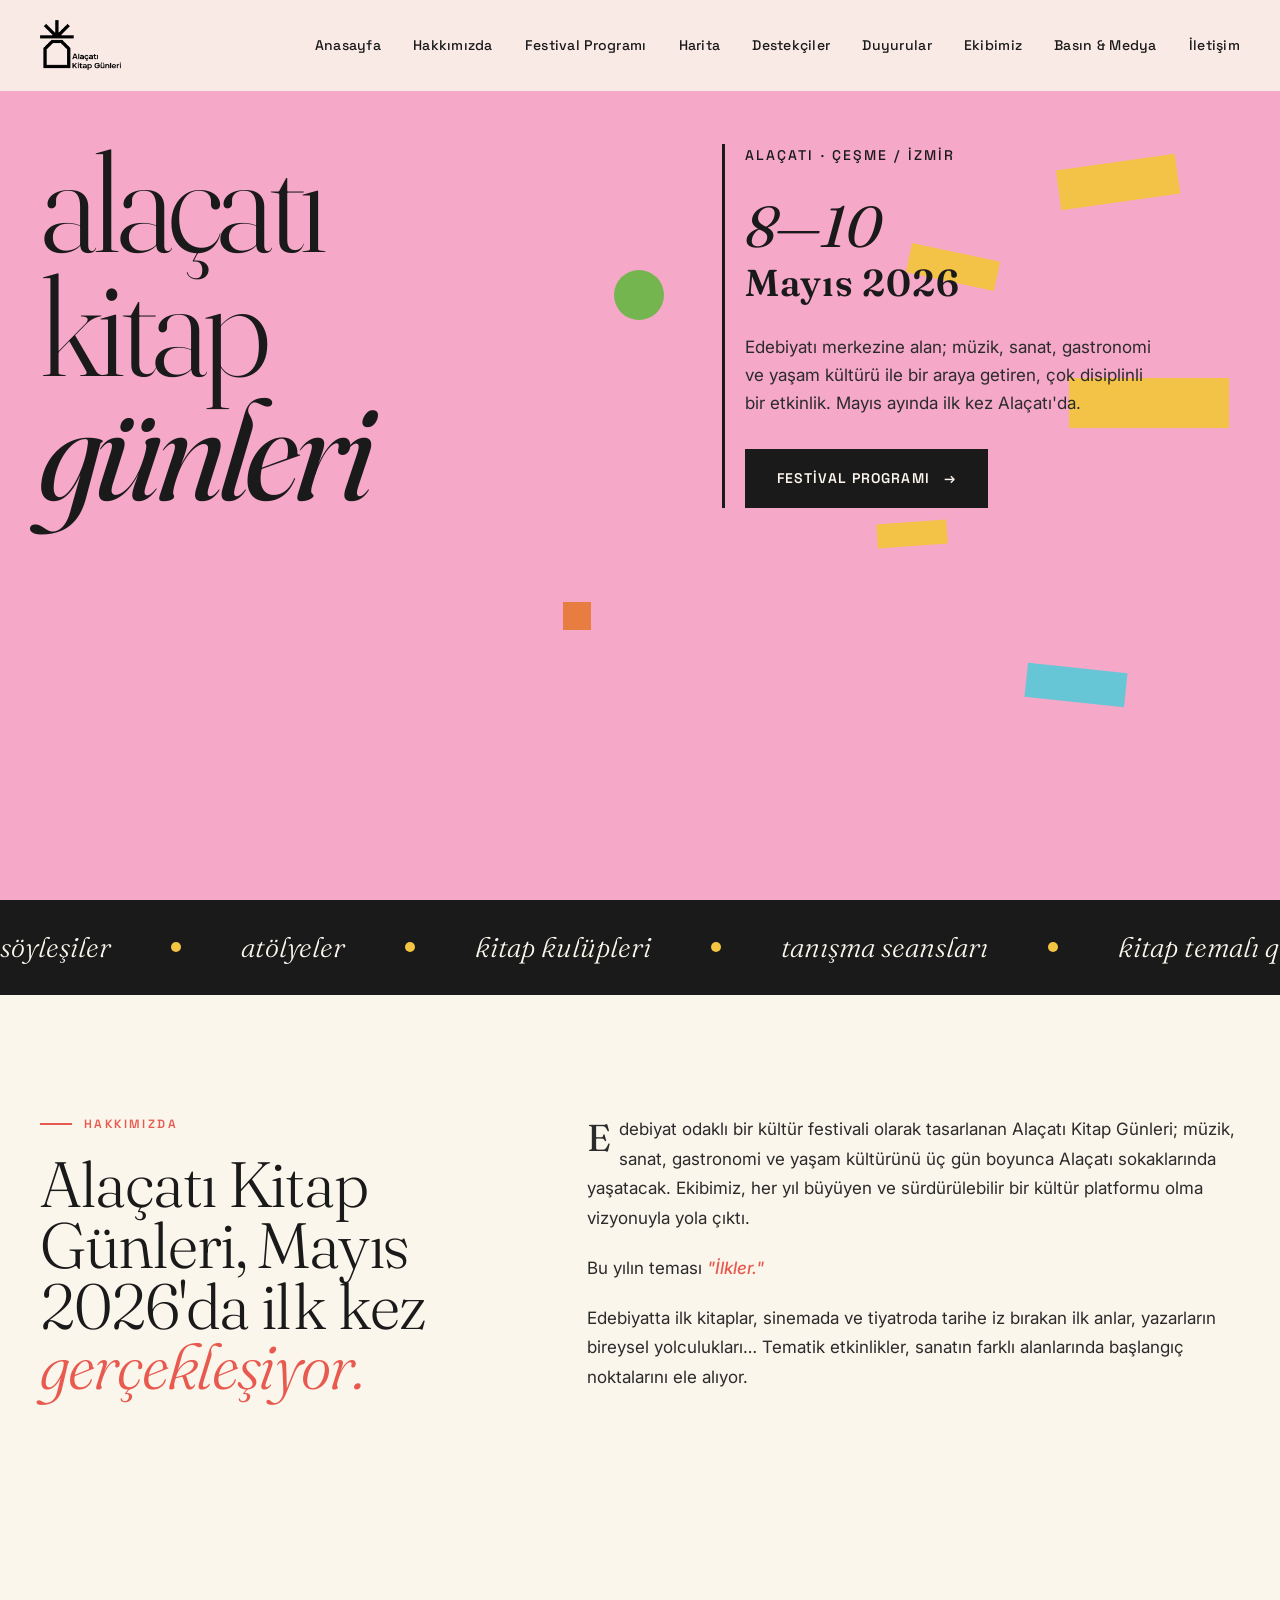
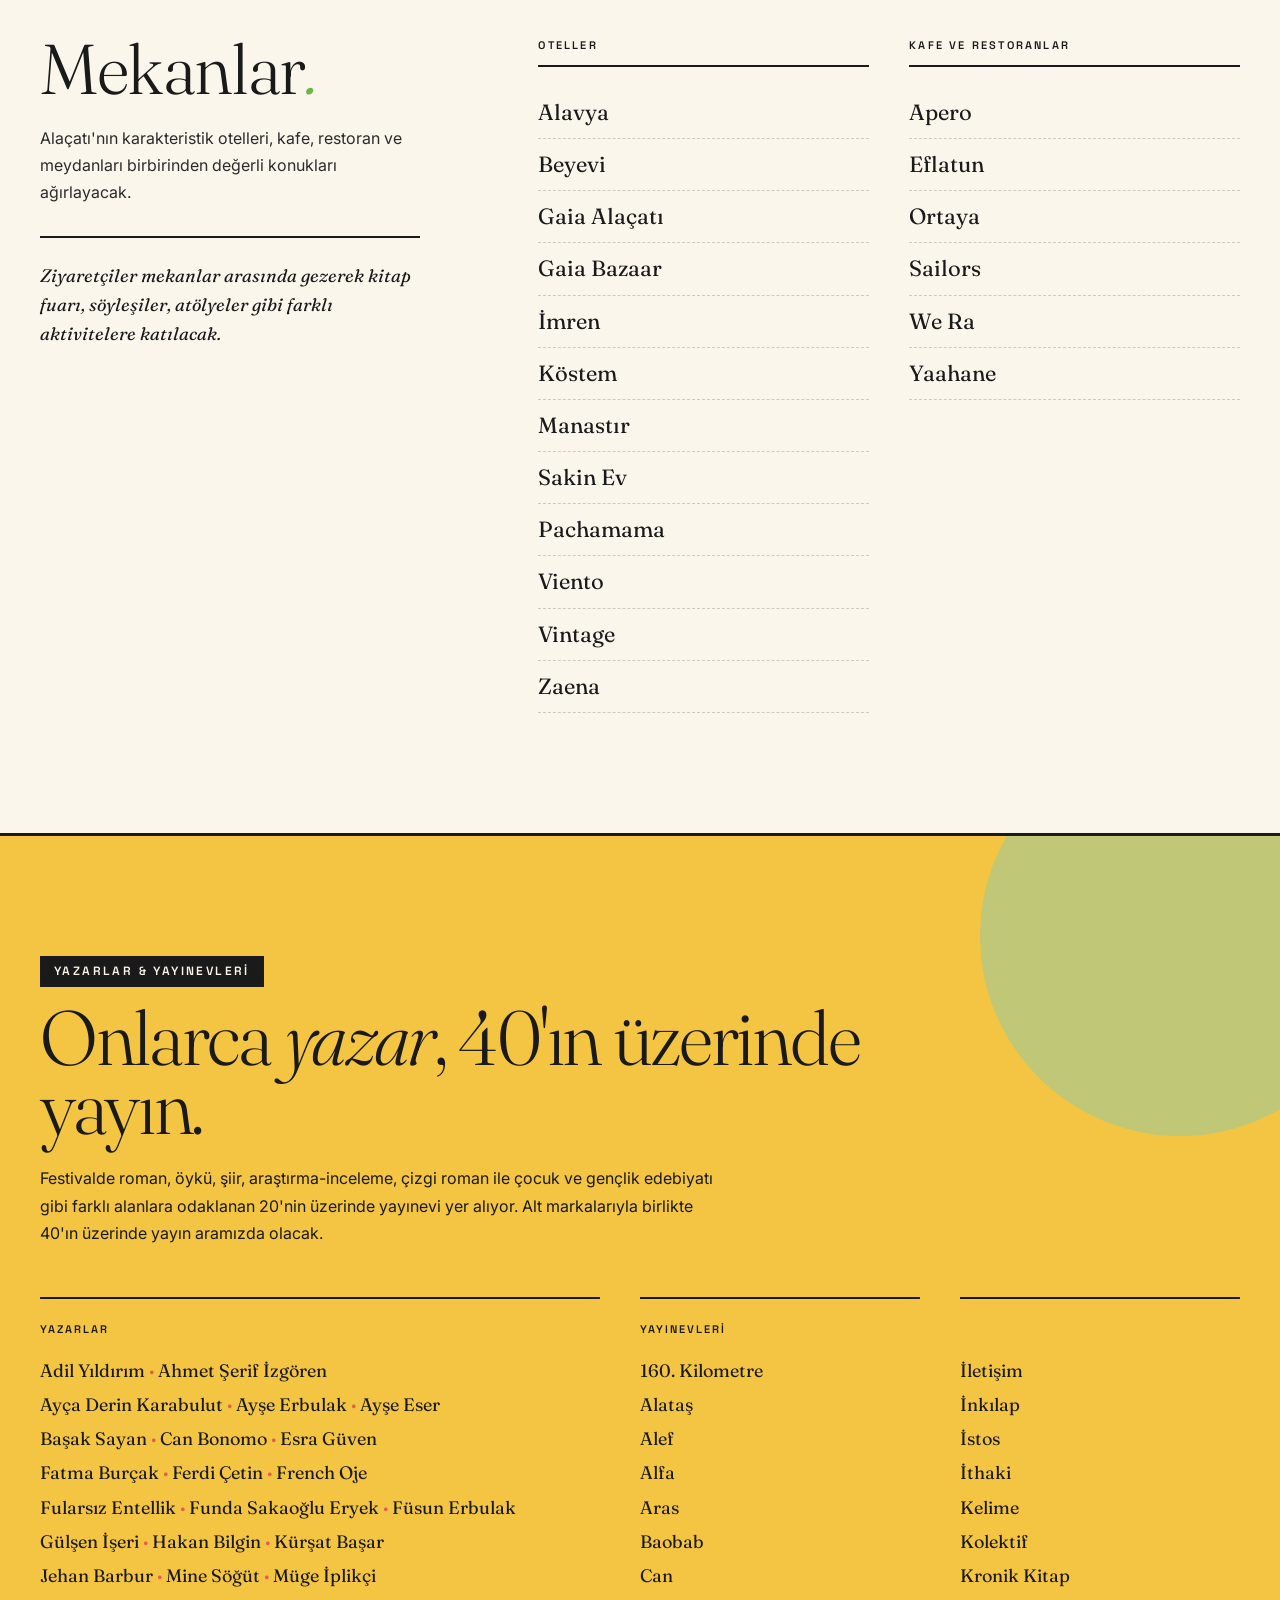
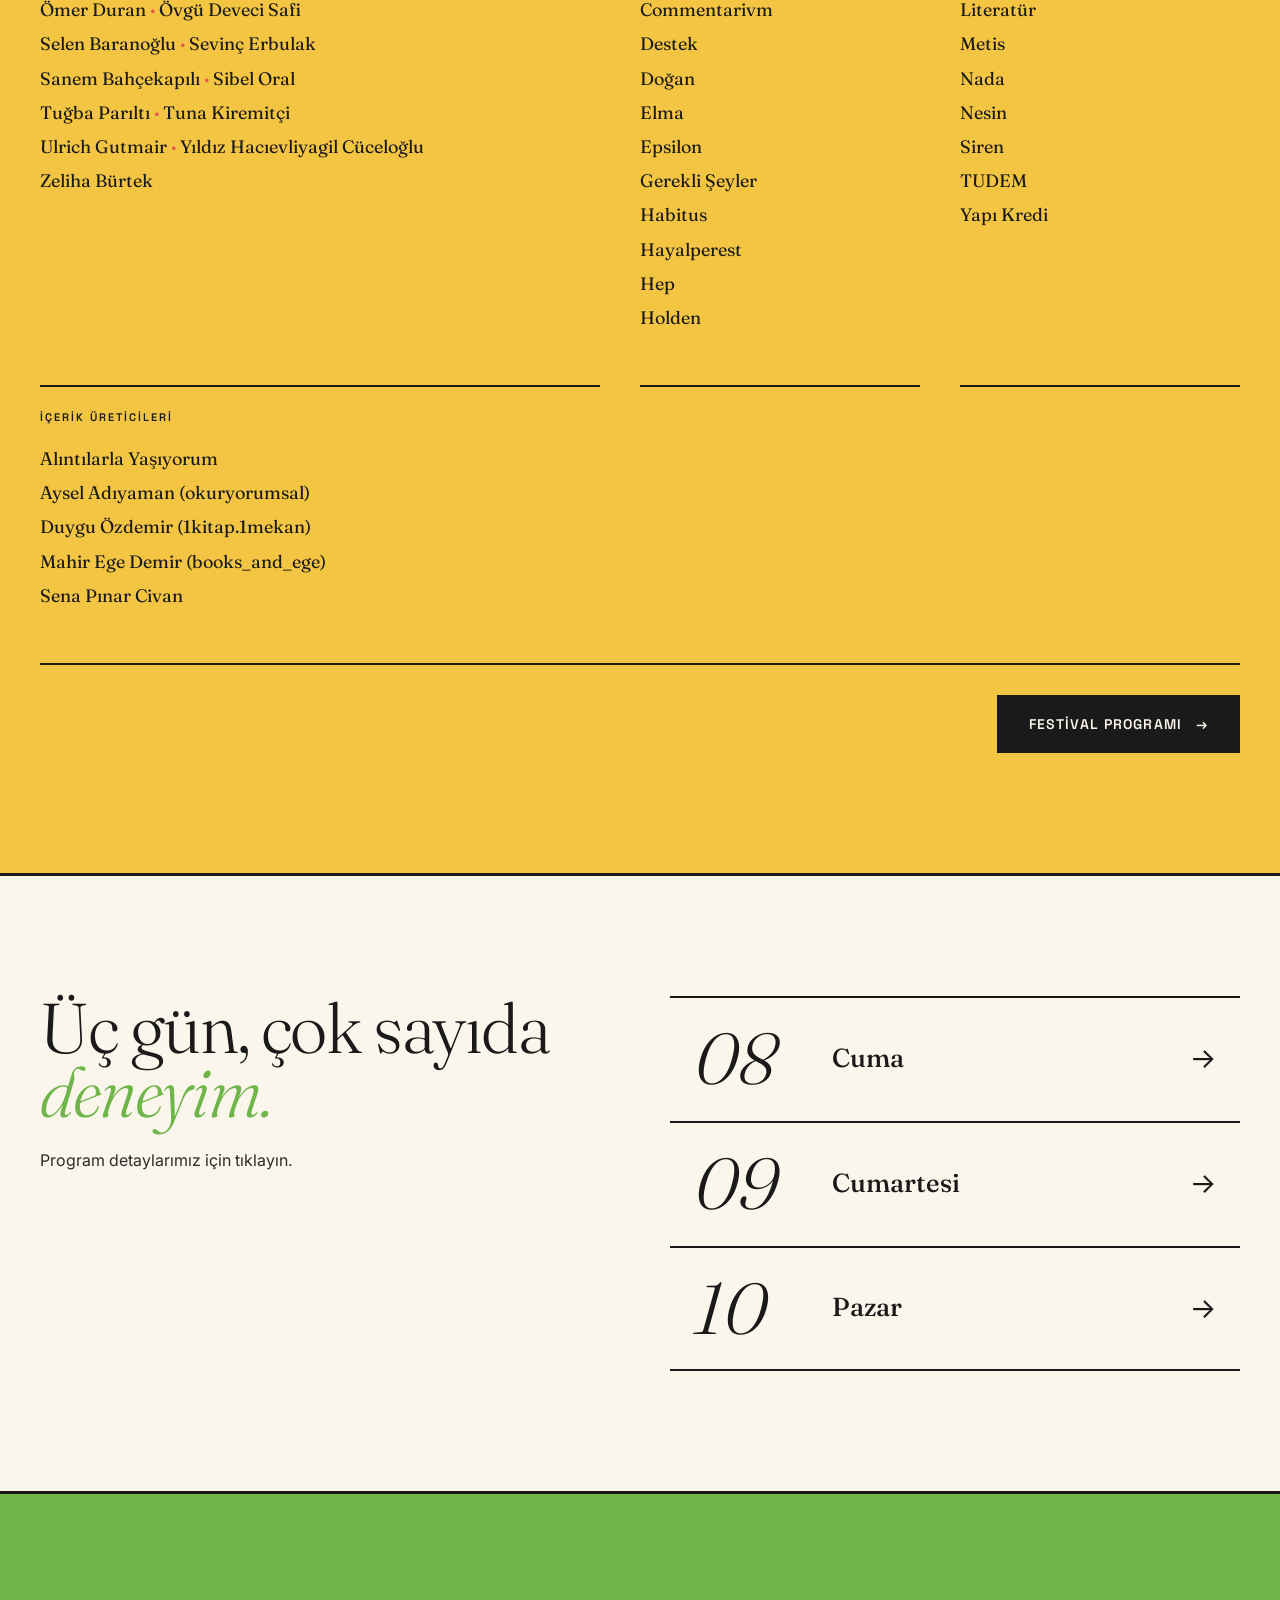
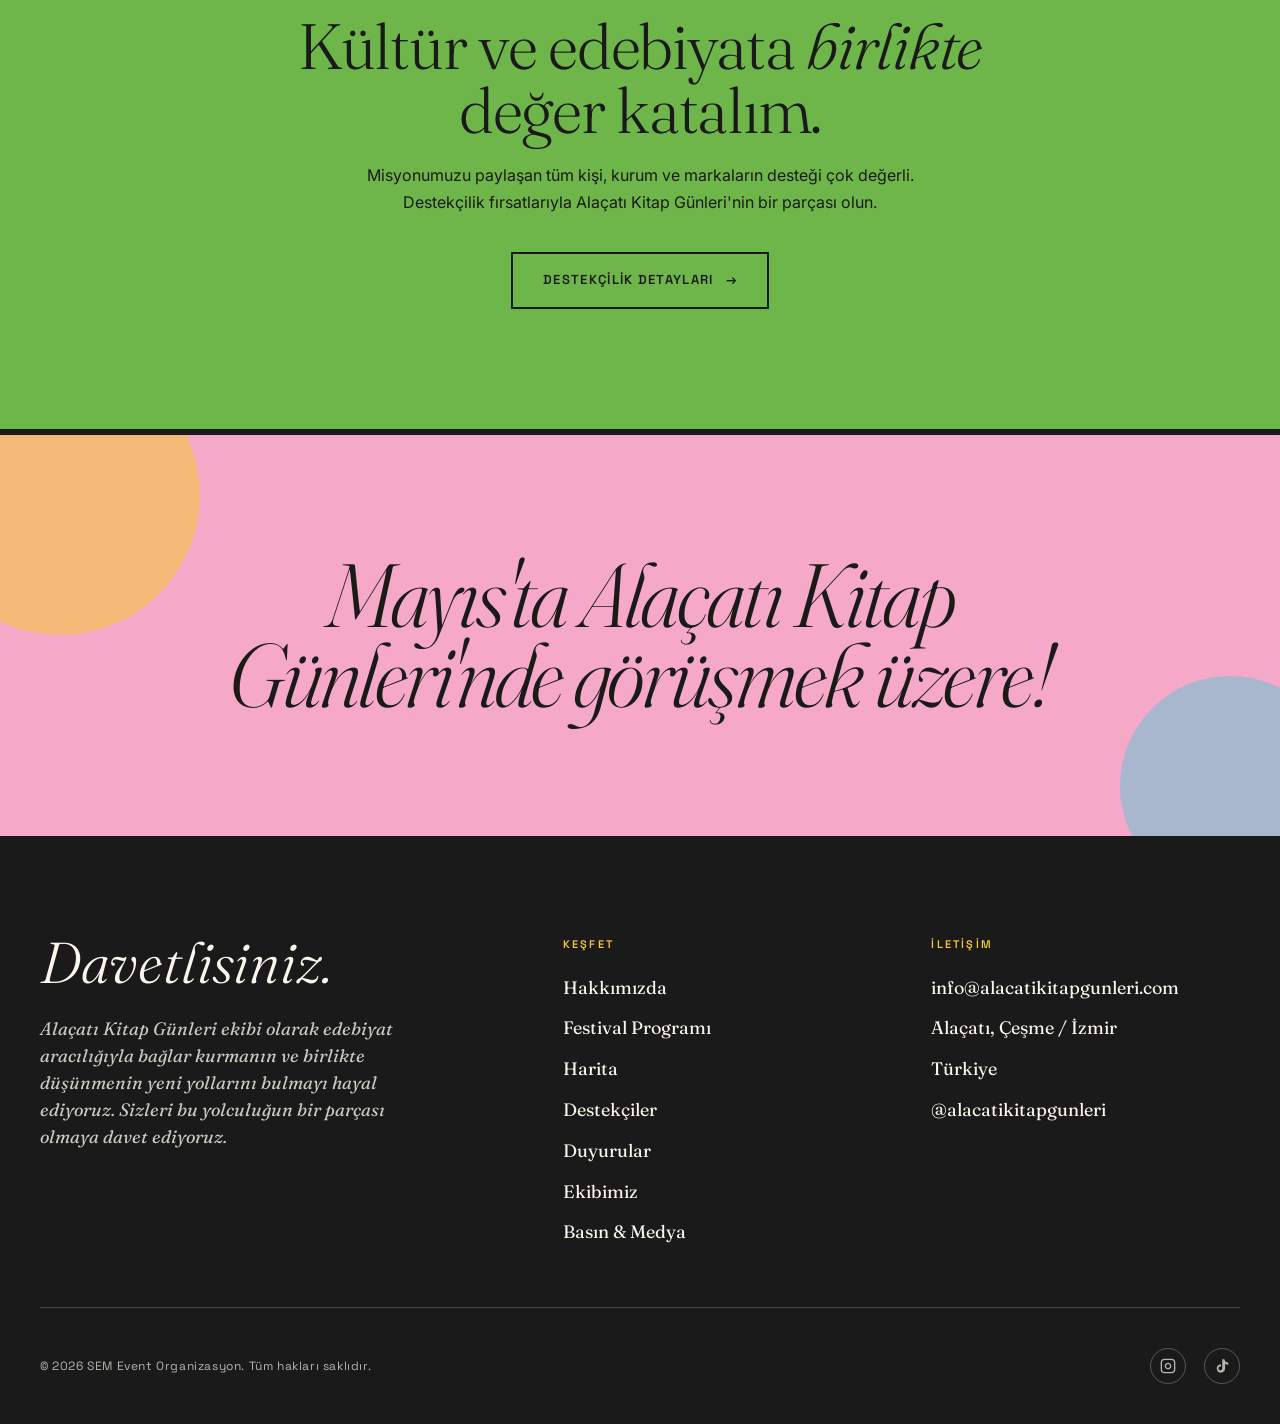
<file: index.html>
<!DOCTYPE html>
<html lang="tr">
<head>
<meta charset="UTF-8" />
<meta name="viewport" content="width=device-width, initial-scale=1.0" />
<title>Alaçatı Kitap Günleri — 8-10 Mayıs 2026</title>
<meta name="description" content="Alaçatı Kitap Günleri, 8-10 Mayıs 2026 tarihlerinde edebiyatı merkezine alan; müzik, sanat, gastronomi ve yaşam kültürü ile bir araya getiren, çok disiplinli bir etkinlik." />

<link rel="preconnect" href="https://fonts.googleapis.com">
<link rel="preconnect" href="https://fonts.gstatic.com" crossorigin>
<link href="https://fonts.googleapis.com/css2?family=Fraunces:ital,opsz,wght@0,9..144,300;0,9..144,400;0,9..144,600;0,9..144,800;1,9..144,400&family=Inter:wght@300;400;500;600&family=Space+Grotesk:wght@400;500;700&display=swap" rel="stylesheet">

<style>
:root {
  --cream: #FBF6EC;
  --ink: #1A1A1A;
  --ink-soft: #2B2B2B;
  --pink: #F5A8C8;
  --yellow: #F4C542;
  --turquoise: #5FC8D6;
  --green: #6FB64A;
  --orange: #E87B3C;
  --coral: #E85A4F;
  --font-display: 'Fraunces', Georgia, serif;
  --font-body: 'Inter', system-ui, sans-serif;
  --font-accent: 'Space Grotesk', sans-serif;
  --shadow-sharp: 6px 6px 0 var(--ink);
}
* { margin: 0; padding: 0; box-sizing: border-box; }
html { scroll-behavior: smooth; }
body { font-family: var(--font-body); background: var(--cream); color: var(--ink); line-height: 1.6; overflow-x: hidden; -webkit-font-smoothing: antialiased; }
img { max-width: 100%; display: block; }
a { color: inherit; text-decoration: none; }
button { font-family: inherit; cursor: pointer; border: none; background: none; }

/* NAV */
.nav { position: fixed; top: 0; left: 0; right: 0; z-index: 1000; padding: 20px 40px; display: flex; align-items: center; justify-content: space-between; background: rgba(251, 246, 236, 0.85); backdrop-filter: blur(12px); -webkit-backdrop-filter: blur(12px); border-bottom: 1px solid transparent; transition: border-color 0.3s ease, padding 0.3s ease; }
.nav.scrolled { border-bottom-color: rgba(26,26,26,0.1); padding: 14px 40px; }
.nav-logo { display: flex; align-items: center; }
.nav-logo img { height: 50px; width: auto; }
.nav-links { display: flex; gap: 32px; list-style: none; font-family: var(--font-accent); font-size: 14px; font-weight: 500; letter-spacing: 0.02em; }
.nav-links a { position: relative; padding: 6px 0; transition: color 0.2s; }
.nav-links a::after { content: ''; position: absolute; bottom: 0; left: 0; width: 0; height: 2px; background: var(--ink); transition: width 0.3s ease; }
.nav-links a:hover::after, .nav-links a.active::after { width: 100%; }
.nav-toggle { display: none; width: 40px; height: 40px; flex-direction: column; justify-content: center; align-items: center; gap: 5px; }
.nav-toggle span { width: 24px; height: 2px; background: var(--ink); transition: transform 0.3s, opacity 0.3s; }
.nav-toggle.open span:nth-child(1) { transform: translateY(7px) rotate(45deg); }
.nav-toggle.open span:nth-child(2) { opacity: 0; }
.nav-toggle.open span:nth-child(3) { transform: translateY(-7px) rotate(-45deg); }

/* HERO */
.hero { min-height: 100vh; padding: 140px 40px 80px; position: relative; overflow: hidden; background: var(--pink); }
.hero-shapes { position: absolute; inset: 0; pointer-events: none; z-index: 1; }
.shape { position: absolute; background: var(--yellow); opacity: 0.95; }
.shape.s1 { width: 120px; height: 40px; top: 18%; right: 8%; transform: rotate(-8deg); }
.shape.s2 { width: 90px; height: 30px; top: 28%; right: 22%; transform: rotate(12deg); }
.shape.s3 { width: 160px; height: 50px; top: 42%; right: 4%; }
.shape.s4 { width: 70px; height: 24px; top: 58%; right: 26%; transform: rotate(-4deg); }
.shape.s5 { width: 100px; height: 34px; bottom: 22%; right: 12%; transform: rotate(6deg); background: var(--turquoise); }
.shape.s6 { width: 50px; height: 50px; top: 30%; left: 48%; background: var(--green); border-radius: 50%; }
.shape.s7 { width: 28px; height: 28px; bottom: 30%; left: 44%; background: var(--orange); }
.hero-inner { position: relative; z-index: 2; max-width: 1400px; margin: 0 auto; display: grid; grid-template-columns: 1.2fr 1fr; gap: 60px; align-items: center; }
.hero-title { font-family: var(--font-display); font-weight: 300; font-size: clamp(64px, 11vw, 180px); line-height: 0.88; letter-spacing: -0.04em; color: var(--ink); font-variation-settings: "opsz" 144; }
.hero-title span { display: block; }
.hero-title .accent em { font-style: italic; font-weight: 400; }
.hero-meta { display: flex; flex-direction: column; gap: 32px; padding-left: 20px; border-left: 3px solid var(--ink); }
.hero-date { font-family: var(--font-display); font-size: clamp(36px, 4.5vw, 64px); line-height: 1; font-weight: 400; font-style: italic; }
.hero-date strong { display: block; font-style: normal; font-weight: 600; font-size: 0.65em; margin-top: 8px; letter-spacing: 0.02em; }
.hero-location { font-family: var(--font-accent); font-size: 14px; letter-spacing: 0.15em; text-transform: uppercase; font-weight: 500; }
.hero-lede { font-size: 17px; line-height: 1.65; max-width: 420px; color: var(--ink-soft); }
.hero-cta { display: inline-flex; align-items: center; gap: 14px; align-self: flex-start; padding: 18px 32px; background: var(--ink); color: var(--cream); font-family: var(--font-accent); font-size: 14px; font-weight: 600; letter-spacing: 0.08em; text-transform: uppercase; transition: transform 0.25s ease; }
.hero-cta:hover { transform: translate(-3px, -3px); }
.hero-cta .arrow { transition: transform 0.25s ease; }
.hero-cta:hover .arrow { transform: translateX(4px); }

/* MARQUEE */
.marquee { background: var(--ink); color: var(--cream); padding: 22px 0; overflow: hidden; border-top: 3px solid var(--ink); border-bottom: 3px solid var(--ink); }
.marquee-track { display: flex; gap: 60px; white-space: nowrap; animation: scroll 40s linear infinite; font-family: var(--font-display); font-size: 28px; font-style: italic; font-weight: 300; }
.marquee-track span { display: inline-flex; align-items: center; gap: 60px; }
.marquee-track .dot { width: 10px; height: 10px; background: var(--yellow); border-radius: 50%; display: inline-block; }
@keyframes scroll { from { transform: translateX(0); } to { transform: translateX(-50%); } }

/* INTRO */
.intro { padding: 120px 40px; background: var(--cream); }
.intro-grid { max-width: 1200px; margin: 0 auto; display: grid; grid-template-columns: 1fr 1.4fr; gap: 80px; align-items: start; }
.intro-label { font-family: var(--font-accent); font-size: 12px; letter-spacing: 0.2em; text-transform: uppercase; font-weight: 600; color: var(--coral); margin-bottom: 20px; display: flex; align-items: center; gap: 12px; }
.intro-label::before { content: ''; width: 32px; height: 2px; background: var(--coral); }
.intro-title { font-family: var(--font-display); font-size: clamp(40px, 5vw, 72px); line-height: 0.95; font-weight: 300; letter-spacing: -0.02em; }
.intro-title em { font-style: italic; color: var(--coral); }
.intro-quote { margin-top: 40px; padding: 20px 0; border-top: 2px solid var(--ink); font-family: var(--font-display); font-style: italic; font-size: 22px; line-height: 1.4; max-width: 360px; }
.intro-text { font-size: 17px; line-height: 1.75; color: var(--ink-soft); display: flex; flex-direction: column; gap: 20px; }
.intro-text em { font-style: italic; color: var(--coral); font-weight: 500; }
.intro-text p:first-child::first-letter { font-family: var(--font-display); font-size: 2.2em; float: left; line-height: 0.9; padding-right: 8px; padding-top: 6px; font-weight: 400; }

/* ACTIVITIES */
.activities { padding: 120px 40px; background: var(--turquoise); border-top: 3px solid var(--ink); border-bottom: 3px solid var(--ink); }
.activities-head { max-width: 1200px; margin: 0 auto 60px; }
.activities-head .label { font-family: var(--font-accent); font-size: 12px; letter-spacing: 0.2em; text-transform: uppercase; font-weight: 600; margin-bottom: 16px; display: inline-block; padding: 6px 14px; background: var(--ink); color: var(--cream); }
.activities-head h2 { font-family: var(--font-display); font-size: clamp(44px, 6vw, 88px); line-height: 0.9; font-weight: 300; letter-spacing: -0.03em; }
.activities-head h2 em { font-style: italic; }
.activities-grid { max-width: 1200px; margin: 0 auto; display: grid; grid-template-columns: repeat(4, 1fr); gap: 2px; background: var(--ink); border: 2px solid var(--ink); }
.activity { background: var(--cream); padding: 36px 28px; display: flex; flex-direction: column; gap: 20px; transition: background 0.3s; min-height: 340px; }
.activity:hover { background: var(--yellow); }
.activity .num { font-family: var(--font-display); font-style: italic; font-size: 44px; font-weight: 300; line-height: 1; color: var(--coral); }
.activity h3 { font-family: var(--font-display); font-size: 26px; font-weight: 500; line-height: 1.1; }
.activity ul { list-style: none; margin-top: auto; display: flex; flex-direction: column; gap: 10px; }
.activity li { font-size: 15px; line-height: 1.5; padding-left: 18px; position: relative; }
.activity li::before { content: '→'; position: absolute; left: 0; color: var(--coral); font-weight: 600; }

/* VENUES */
.venues { padding: 120px 40px; background: var(--cream); }
.venues-inner { max-width: 1200px; margin: 0 auto; display: grid; grid-template-columns: 1fr 1.6fr; gap: 60px; }
.venues-head h2 { font-family: var(--font-display); font-size: clamp(44px, 5.5vw, 84px); line-height: 0.9; font-weight: 300; letter-spacing: -0.02em; }
.venues-head h2 em { font-style: italic; color: var(--green); }
.venues-head p { margin-top: 24px; font-size: 16px; line-height: 1.7; color: var(--ink-soft); max-width: 380px; }
.venues-head .footnote { margin-top: 30px; padding-top: 24px; border-top: 2px solid var(--ink); font-family: var(--font-display); font-style: italic; font-size: 18px; max-width: 380px; }
.venues-cols { display: grid; grid-template-columns: 1fr 1fr; gap: 40px; }
.venues-col h3 { font-family: var(--font-accent); font-size: 11px; letter-spacing: 0.2em; text-transform: uppercase; font-weight: 600; margin-bottom: 20px; padding-bottom: 10px; border-bottom: 2px solid var(--ink); }
.venues-col ul { list-style: none; }
.venues-col li { font-family: var(--font-display); font-size: 22px; font-weight: 400; padding: 8px 0; border-bottom: 1px dashed rgba(26,26,26,0.2); transition: color 0.2s, padding 0.2s; }
.venues-col li:hover { color: var(--coral); padding-left: 8px; font-style: italic; }

/* LINEUP */
.lineup { padding: 120px 40px; background: var(--yellow); border-top: 3px solid var(--ink); border-bottom: 3px solid var(--ink); position: relative; overflow: hidden; }
.lineup::before { content: ''; position: absolute; top: -100px; right: -100px; width: 400px; height: 400px; background: var(--turquoise); border-radius: 50%; opacity: 0.35; }
.lineup-inner { max-width: 1200px; margin: 0 auto; position: relative; z-index: 1; }
.lineup-head { margin-bottom: 50px; }
.lineup-head .label { font-family: var(--font-accent); font-size: 12px; letter-spacing: 0.2em; text-transform: uppercase; font-weight: 600; margin-bottom: 16px; display: inline-block; padding: 6px 14px; background: var(--ink); color: var(--cream); }
.lineup-head h2 { font-family: var(--font-display); font-size: clamp(40px, 6vw, 88px); line-height: 0.9; font-weight: 300; letter-spacing: -0.03em; max-width: 900px; }
.lineup-head h2 em { font-style: italic; }
.lineup-head .sub { margin-top: 24px; font-size: 16px; line-height: 1.7; max-width: 680px; }
.authors-grid { display: grid; grid-template-columns: 2fr 1fr 1fr; gap: 40px; font-size: 17px; line-height: 1.9; color: var(--ink); }
.authors-col { border-top: 2px solid var(--ink); padding-top: 20px; }
.authors-col strong { display: block; font-family: var(--font-accent); font-size: 11px; letter-spacing: 0.18em; text-transform: uppercase; margin-bottom: 14px; font-weight: 600; }
.authors-col p { font-family: var(--font-display); font-weight: 400; font-size: 18px; }
.authors-col .sep { color: var(--coral); font-weight: 700; }
.lineup-footer { margin-top: 50px; padding-top: 30px; border-top: 2px solid var(--ink); display: flex; justify-content: flex-end; }

/* PROGRAM */
.program { padding: 120px 40px; background: var(--cream); }
.program-inner { max-width: 1200px; margin: 0 auto; display: grid; grid-template-columns: 1fr 1fr; gap: 60px; }
.program-head h2 { font-family: var(--font-display); font-size: clamp(44px, 5.5vw, 84px); line-height: 0.9; font-weight: 300; letter-spacing: -0.02em; }
.program-head h2 em { font-style: italic; color: var(--green); }
.program-head p { margin-top: 24px; font-size: 16px; line-height: 1.7; color: var(--ink-soft); max-width: 400px; }
.program-days { display: flex; flex-direction: column; gap: 2px; }
.day-card { display: flex; align-items: center; gap: 28px; padding: 28px 24px; background: var(--cream); border-top: 2px solid var(--ink); transition: background 0.3s, padding 0.3s; cursor: pointer; position: relative; }
.day-card:last-child { border-bottom: 2px solid var(--ink); }
.day-card:hover { background: var(--pink); padding-left: 36px; }
.day-card:nth-child(2):hover { background: var(--turquoise); }
.day-card:nth-child(3):hover { background: var(--green); }
.day-num { font-family: var(--font-display); font-size: 72px; font-weight: 300; line-height: 0.9; font-style: italic; min-width: 110px; }
.day-info h3 { font-family: var(--font-display); font-size: 26px; font-weight: 500; }
.day-arrow { margin-left: auto; font-size: 28px; transition: transform 0.3s; }
.day-card:hover .day-arrow { transform: translateX(8px); }

/* DESTEKÇİLER TEASER */
.sponsors { padding: 120px 40px; background: var(--green); text-align: center; border-top: 3px solid var(--ink); border-bottom: 3px solid var(--ink); }
.sponsors h2 { font-family: var(--font-display); font-size: clamp(36px, 5vw, 64px); line-height: 1; font-weight: 300; letter-spacing: -0.02em; max-width: 800px; margin: 0 auto 20px; }
.sponsors h2 em { font-style: italic; }
.sponsors p { max-width: 560px; margin: 0 auto 36px; font-size: 16px; line-height: 1.7; }
.sponsors .btn-outline { display: inline-flex; align-items: center; gap: 12px; padding: 16px 30px; border: 2px solid var(--ink); font-family: var(--font-accent); font-weight: 600; font-size: 13px; letter-spacing: 0.1em; text-transform: uppercase; transition: background 0.25s, color 0.25s; }
.sponsors .btn-outline:hover { background: var(--ink); color: var(--cream); }

/* NEWS */
.news { padding: 120px 40px; background: var(--cream); }
.news-inner { max-width: 1200px; margin: 0 auto; }
.news-head { display: flex; justify-content: space-between; align-items: flex-end; margin-bottom: 50px; flex-wrap: wrap; gap: 20px; }
.news-head h2 { font-family: var(--font-display); font-size: clamp(40px, 5vw, 72px); font-weight: 300; letter-spacing: -0.02em; }
.news-head h2 em { font-style: italic; color: var(--coral); }
.news-head a { font-family: var(--font-accent); font-size: 13px; letter-spacing: 0.1em; text-transform: uppercase; font-weight: 600; border-bottom: 2px solid var(--ink); padding-bottom: 4px; }
.news-grid { display: grid; grid-template-columns: repeat(3, 1fr); gap: 30px; }
.news-card { border: 2px solid var(--ink); background: var(--cream); padding: 28px; transition: transform 0.3s, box-shadow 0.3s; display: flex; flex-direction: column; gap: 18px; min-height: 280px; }
.news-card:hover { transform: translate(-4px, -4px); box-shadow: var(--shadow-sharp); }
.news-card .meta { display: flex; justify-content: space-between; font-family: var(--font-accent); font-size: 11px; letter-spacing: 0.12em; text-transform: uppercase; font-weight: 600; color: var(--coral); }
.news-card h3 { font-family: var(--font-display); font-size: 26px; line-height: 1.15; font-weight: 500; flex: 1; }
.news-card .read { font-family: var(--font-accent); font-size: 12px; font-weight: 600; letter-spacing: 0.1em; text-transform: uppercase; display: inline-flex; gap: 8px; align-items: center; }

/* CLOSING BANNER */
.closing { padding: 120px 40px; background: var(--pink); text-align: center; border-top: 3px solid var(--ink); position: relative; overflow: hidden; }
.closing::before { content: ''; position: absolute; top: -80px; left: -80px; width: 280px; height: 280px; background: var(--yellow); border-radius: 50%; opacity: 0.6; }
.closing::after { content: ''; position: absolute; bottom: -60px; right: -60px; width: 220px; height: 220px; background: var(--turquoise); border-radius: 50%; opacity: 0.5; }
.closing-inner { position: relative; z-index: 1; max-width: 900px; margin: 0 auto; }
.closing h2 { font-family: var(--font-display); font-size: clamp(44px, 7vw, 110px); line-height: 0.9; font-weight: 300; font-style: italic; letter-spacing: -0.03em; }

/* FOOTER */
.footer { background: var(--ink); color: var(--cream); padding: 100px 40px 40px; }
.footer-top { max-width: 1200px; margin: 0 auto; display: grid; grid-template-columns: 1.5fr 1fr 1fr; gap: 60px; padding-bottom: 60px; border-bottom: 1px solid rgba(251,246,236,0.2); }
.footer-brand h3 { font-family: var(--font-display); font-size: clamp(36px, 4.5vw, 64px); line-height: 0.95; font-weight: 300; font-style: italic; max-width: 500px; }
.footer-brand .tag { margin-top: 24px; font-family: var(--font-display); font-style: italic; font-size: 18px; opacity: 0.8; max-width: 380px; line-height: 1.5; }
.footer-col h4 { font-family: var(--font-accent); font-size: 11px; letter-spacing: 0.2em; text-transform: uppercase; font-weight: 600; margin-bottom: 20px; color: var(--yellow); }
.footer-col ul { list-style: none; display: flex; flex-direction: column; gap: 12px; }
.footer-col li { font-family: var(--font-display); font-size: 18px; font-weight: 400; }
.footer-col a { transition: color 0.2s; }
.footer-col a:hover { color: var(--pink); font-style: italic; }
.footer-bottom { max-width: 1200px; margin: 40px auto 0; display: flex; justify-content: space-between; align-items: center; flex-wrap: wrap; gap: 20px; font-family: var(--font-accent); font-size: 12px; letter-spacing: 0.05em; opacity: 0.7; }
.footer-bottom .socials { display: flex; gap: 18px; }
.footer-bottom .socials a { width: 36px; height: 36px; border: 1px solid rgba(251,246,236,0.4); border-radius: 50%; display: flex; align-items: center; justify-content: center; transition: background 0.2s, color 0.2s; }
.footer-bottom .socials a:hover { background: var(--yellow); color: var(--ink); border-color: var(--yellow); }

/* REVEAL */
.reveal { opacity: 0; transform: translateY(30px); transition: opacity 0.8s ease, transform 0.8s ease; }
.reveal.visible { opacity: 1; transform: translateY(0); }

/* RESPONSIVE */
@media (max-width: 960px) {
  .nav { padding: 16px 24px; }
  .nav-logo img { height: 42px; }
  .nav-links { position: fixed; top: 0; right: 0; width: 75%; height: 100vh; background: var(--cream); flex-direction: column; padding: 100px 40px; gap: 28px; font-size: 22px; transform: translateX(100%); transition: transform 0.35s ease; box-shadow: -8px 0 30px rgba(0,0,0,0.1); }
  .nav-links.open { transform: translateX(0); }
  .nav-toggle { display: flex; z-index: 1001; }
  .hero { padding: 120px 24px 60px; }
  .hero-inner { grid-template-columns: 1fr; gap: 40px; }
  .hero-meta { padding-left: 0; border-left: none; border-top: 3px solid var(--ink); padding-top: 30px; }
  .intro { padding: 80px 24px; }
  .intro-grid { grid-template-columns: 1fr; gap: 40px; }
  .activities { padding: 80px 24px; }
  .activities-grid { grid-template-columns: 1fr 1fr; }
  .venues { padding: 80px 24px; }
  .venues-inner { grid-template-columns: 1fr; gap: 40px; }
  .venues-cols { grid-template-columns: 1fr; gap: 30px; }
  .lineup { padding: 80px 24px; }
  .authors-grid { grid-template-columns: 1fr; gap: 30px; }
  .program { padding: 80px 24px; }
  .program-inner { grid-template-columns: 1fr; gap: 40px; }
  .day-num { font-size: 52px; min-width: 80px; }
  .sponsors { padding: 80px 24px; }
  .news { padding: 80px 24px; }
  .news-grid { grid-template-columns: 1fr; }
  .closing { padding: 80px 24px; }
  .footer { padding: 80px 24px 30px; }
  .footer-top { grid-template-columns: 1fr; gap: 40px; padding-bottom: 40px; }
  .marquee-track { font-size: 22px; }
}
@media (max-width: 520px) {
  .hero-title { font-size: 68px; }
  .hero-date { font-size: 38px; }
  .activities-grid { grid-template-columns: 1fr; }
}
</style>
</head>
<body>

<nav class="nav" id="nav">
  <a href="index.html" class="nav-logo">
    <img src="assets/LOGOLAR/akg-logo.png" alt="Alaçatı Kitap Günleri" style="height:50px;width:auto;" />
  </a>
  <ul class="nav-links" id="navLinks">
    <li><a href="index.html">Anasayfa</a></li>
    <li><a href="hakkimizda.html">Hakkımızda</a></li>
    <li><a href="program.html">Festival Programı</a></li>
    <li><a href="harita.html">Harita</a></li>
    <li><a href="destekciler.html">Destekçiler</a></li>
    <li><a href="duyurular.html">Duyurular</a></li>
    <li><a href="ekibimiz.html">Ekibimiz</a></li>
    <li><a href="basin.html">Basın &amp; Medya</a></li>
    <li><a href="iletisim.html">İletişim</a></li>
  </ul>
  <button class="nav-toggle" id="navToggle" aria-label="Menü">
    <span></span><span></span><span></span>
  </button>
</nav>

<section class="hero">
  <div class="hero-shapes">
    <div class="shape s1"></div><div class="shape s2"></div><div class="shape s3"></div>
    <div class="shape s4"></div><div class="shape s5"></div><div class="shape s6"></div><div class="shape s7"></div>
  </div>
  <div class="hero-inner">
    <h1 class="hero-title">
      <span>alaçatı</span>
      <span>kitap</span>
      <span class="accent"><em>günleri</em></span>
    </h1>
    <div class="hero-meta">
      <div class="hero-location">Alaçatı · Çeşme / İzmir</div>
      <div class="hero-date">
        <em>8—10</em>
        <strong>Mayıs 2026</strong>
      </div>
      <p class="hero-lede">
        Edebiyatı merkezine alan; müzik, sanat, gastronomi ve yaşam kültürü ile bir araya getiren, çok disiplinli bir etkinlik. Mayıs ayında ilk kez Alaçatı'da.
      </p>
      <a href="program.html" class="hero-cta">
        Festival Programı
        <span class="arrow">→</span>
      </a>
    </div>
  </div>
</section>

<div class="marquee">
  <div class="marquee-track">
    <span>söyleşiler <span class="dot"></span> atölyeler <span class="dot"></span> kitap kulüpleri <span class="dot"></span> tanışma seansları <span class="dot"></span> kitap temalı quiz <span class="dot"></span> çocuk etkinlikleri <span class="dot"></span> eğlence <span class="dot"></span></span>
    <span>söyleşiler <span class="dot"></span> atölyeler <span class="dot"></span> kitap kulüpleri <span class="dot"></span> tanışma seansları <span class="dot"></span> kitap temalı quiz <span class="dot"></span> çocuk etkinlikleri <span class="dot"></span> eğlence <span class="dot"></span></span>
  </div>
</div>

<section class="intro" id="hakkimizda">
  <div class="intro-grid">
    <div class="reveal">
      <div class="intro-label">Hakkımızda</div>
      <h2 class="intro-title">
        Alaçatı Kitap Günleri, Mayıs 2026'da ilk kez <em>gerçekleşiyor.</em>
      </h2>
    </div>
    <div class="intro-text reveal">
      <p>
        Edebiyat odaklı bir kültür festivali olarak tasarlanan Alaçatı Kitap Günleri; müzik, sanat, gastronomi ve yaşam kültürünü üç gün boyunca Alaçatı sokaklarında yaşatacak. Ekibimiz, her yıl büyüyen ve sürdürülebilir bir kültür platformu olma vizyonuyla yola çıktı.
      </p>
      <p>
        Bu yılın teması <em>"İlkler."</em>
      </p>
      <p>
        Edebiyatta ilk kitaplar, sinemada ve tiyatroda tarihe iz bırakan ilk anlar, yazarların bireysel yolculukları… Tematik etkinlikler, sanatın farklı alanlarında başlangıç noktalarını ele alıyor.
      </p>
    </div>
  </div>
</section>




<section class="venues">
  <div class="venues-inner">
    <div class="venues-head reveal">
      <h2>Mekanlar<em>.</em></h2>
      <p>Alaçatı'nın karakteristik otelleri, kafe, restoran ve meydanları birbirinden değerli konukları ağırlayacak.</p>
      <div class="footnote">
        Ziyaretçiler mekanlar arasında gezerek kitap fuarı, söyleşiler, atölyeler gibi farklı aktivitelere katılacak.
      </div>
    </div>
    <div class="venues-cols reveal">
      <div class="venues-col">
        <h3>Oteller</h3>
        <ul>
          <li><a href="https://alavya.com/" target="_blank" rel="noopener">Alavya</a></li>
          <li><a href="https://beyevi.com/" target="_blank" rel="noopener">Beyevi</a></li>
          <li><a href="https://www.hotelsgaia.com/" target="_blank" rel="noopener">Gaia Alaçatı</a></li>
          <li><a href="https://www.hotelsgaia.com/" target="_blank" rel="noopener">Gaia Bazaar</a></li>
          <li><a href="https://www.alacatiimrenhanotel.com.tr/" target="_blank" rel="noopener">İmren</a></li>
          <li><a href="https://www.alacatikostemhotel.com/" target="_blank" rel="noopener">Köstem</a></li>
          <li><a href="https://www.manastiralacati.com.tr/" target="_blank" rel="noopener">Manastır</a></li>
          <li><a href="https://sakinev.com/" target="_blank" rel="noopener">Sakin Ev</a></li>
          <li><a href="https://www.pachamamahotel.com/" target="_blank" rel="noopener">Pachamama</a></li>
          <li><a href="https://vientoalacati.com/" target="_blank" rel="noopener">Viento</a></li>
          <li><a href="https://www.vintagealacati.com/" target="_blank" rel="noopener">Vintage</a></li>
          <li><a href="https://zaenahotel.com/" target="_blank" rel="noopener">Zaena</a></li>
        </ul>
      </div>
      <div class="venues-col">
        <h3>Kafe ve Restoranlar</h3>
        <ul>
          <li><a href="https://www.instagram.com/aperoalacati/" target="_blank" rel="noopener">Apero</a></li>
          <li><a href="https://eflatunalacati.com/" target="_blank" rel="noopener">Eflatun</a></li>
          <li><a href="https://www.ortaya.com.tr/" target="_blank" rel="noopener">Ortaya</a></li>
          <li><a href="https://www.sailorsalacati.com/" target="_blank" rel="noopener">Sailors</a></li>
          <li><a href="https://www.instagram.com/weraalacati/" target="_blank" rel="noopener">We Ra</a></li>
          <li><a href="https://www.instagram.com/yaahaneart/" target="_blank" rel="noopener">Yaahane</a></li>
        </ul>
      </div>
    </div>
  </div>
</section>

<section class="lineup">
  <div class="lineup-inner">
    <div class="lineup-head reveal">
      <span class="label">Yazarlar &amp; Yayınevleri</span>
      <h2>Onlarca <em>yazar</em>, 40'ın üzerinde yayın.</h2>
      <p class="sub">
        Festivalde roman, öykü, şiir, araştırma-inceleme, çizgi roman ile çocuk ve gençlik edebiyatı gibi farklı alanlara odaklanan 20'nin üzerinde yayınevi yer alıyor. Alt markalarıyla birlikte 40'ın üzerinde yayın aramızda olacak.
      </p>
    </div>
    <div class="authors-grid reveal">
      <div class="authors-col">
        <strong>Yazarlar</strong>
        <p>Adil Yıldırım <span class="sep">·</span> Ahmet Şerif İzgören</p>
        <p>Ayça Derin Karabulut <span class="sep">·</span> Ayşe Erbulak <span class="sep">·</span> Ayşe Eser</p>
        <p>Başak Sayan <span class="sep">·</span> Can Bonomo <span class="sep">·</span> Esra Güven</p>
        <p>Fatma Burçak <span class="sep">·</span> Ferdi Çetin <span class="sep">·</span> French Oje</p>
        <p>Fularsız Entellik <span class="sep">·</span> Funda Sakaoğlu Eryek <span class="sep">·</span> Füsun Erbulak</p>
        <p>Gülşen İşeri <span class="sep">·</span> Hakan Bilgin <span class="sep">·</span> Kürşat Başar</p>
        <p>Jehan Barbur <span class="sep">·</span> Mine Söğüt <span class="sep">·</span> Müge İplikçi</p>
        <p>Ömer Duran <span class="sep">·</span> Övgü Deveci Safi</p>
        <p>Selen Baranoğlu <span class="sep">·</span> Sevinç Erbulak</p>
        <p>Sanem Bahçekapılı <span class="sep">·</span> Sibel Oral</p>
        <p>Tuğba Parıltı <span class="sep">·</span> Tuna Kiremitçi</p>
        <p>Ulrich Gutmair <span class="sep">·</span> Yıldız Hacıevliyagil Cüceloğlu</p>
        <p>Zeliha Bürtek</p>
      </div>
      <div class="authors-col">
        <strong>Yayınevleri</strong>
        <p>160. Kilometre</p>
        <p>Alataş</p><p>Alef</p><p>Alfa</p><p>Aras</p><p>Baobab</p><p>Can</p>
        <p>Commentarivm</p><p>Destek</p><p>Doğan</p><p>Elma</p><p>Epsilon</p>
        <p>Gerekli Şeyler</p><p>Habitus</p><p>Hayalperest</p><p>Hep</p><p>Holden</p>
      </div>
      <div class="authors-col">
        <strong>&nbsp;</strong>
        <p>İletişim</p><p>İnkılap</p><p>İstos</p><p>İthaki</p>
        <p>Kelime</p><p>Kolektif</p><p>Kronik Kitap</p><p>Literatür</p><p>Metis</p>
        <p>Nada</p><p>Nesin</p><p>Siren</p><p>TUDEM</p><p>Yapı Kredi</p>
      </div>
    </div>
    <div class="authors-grid reveal" style="margin-top:50px;">
      <div class="authors-col">
        <strong>İçerik Üreticileri</strong>
        <p><a href="https://www.instagram.com/alintilarlayasiyorum/" target="_blank" rel="noopener">Alıntılarla Yaşıyorum</a></p>
        <p><a href="https://www.instagram.com/okuryorumsal/" target="_blank" rel="noopener">Aysel Adıyaman (okuryorumsal)</a></p>
        <p><a href="https://www.instagram.com/1kitap.1mekan/" target="_blank" rel="noopener">Duygu Özdemir (1kitap.1mekan)</a></p>
        <p><a href="https://www.instagram.com/books_and_ege/" target="_blank" rel="noopener">Mahir Ege Demir (books_and_ege)</a></p>
        <p><a href="https://www.instagram.com/senapinarcivan/" target="_blank" rel="noopener">Sena Pınar Civan</a></p>
      </div>
      <div class="authors-col">
        <strong>&nbsp;</strong>
      </div>
      <div class="authors-col">
        <strong>&nbsp;</strong>
      </div>
    </div>
    <div class="lineup-footer">
      <a href="program.html" class="hero-cta">
        Festival Programı
        <span class="arrow">→</span>
      </a>
    </div>
  </div>
</section>

<section class="program">
  <div class="program-inner">
    <div class="program-head reveal">
      <h2>Üç gün, çok sayıda <em>deneyim.</em></h2>
      <p>Program detaylarımız için tıklayın.</p>
    </div>
    <div class="program-days reveal">
      <a href="program.html#gun1" class="day-card">
        <div class="day-num">08</div>
        <div class="day-info"><h3>Cuma</h3></div>
        <div class="day-arrow">→</div>
      </a>
      <a href="program.html#gun2" class="day-card">
        <div class="day-num">09</div>
        <div class="day-info"><h3>Cumartesi</h3></div>
        <div class="day-arrow">→</div>
      </a>
      <a href="program.html#gun3" class="day-card">
        <div class="day-num">10</div>
        <div class="day-info"><h3>Pazar</h3></div>
        <div class="day-arrow">→</div>
      </a>
    </div>
  </div>
</section>

<section class="sponsors">
  <div class="reveal">
    <h2>Kültür ve edebiyata <em>birlikte</em> değer katalım.</h2>
    <p>Misyonumuzu paylaşan tüm kişi, kurum ve markaların desteği çok değerli. Destekçilik fırsatlarıyla Alaçatı Kitap Günleri'nin bir parçası olun.</p>
    <a href="destekciler.html" class="btn-outline">
      Destekçilik Detayları
      <span>→</span>
    </a>
  </div>
</section>


<section class="closing">
  <div class="closing-inner reveal">
    <h2>Mayıs'ta Alaçatı Kitap<br/>Günleri'nde görüşmek üzere!</h2>
  </div>
</section>

<footer class="footer">
  <div class="footer-top">
    <div class="footer-brand">
      <h3>Davetlisiniz.</h3>
      <p class="tag">
        Alaçatı Kitap Günleri ekibi olarak edebiyat aracılığıyla bağlar kurmanın ve birlikte düşünmenin yeni yollarını bulmayı hayal ediyoruz. Sizleri bu yolculuğun bir parçası olmaya davet ediyoruz.
      </p>
    </div>
    <div class="footer-col">
      <h4>Keşfet</h4>
      <ul>
        <li><a href="hakkimizda.html">Hakkımızda</a></li>
        <li><a href="program.html">Festival Programı</a></li>
        <li><a href="harita.html">Harita</a></li>
    <li><a href="destekciler.html">Destekçiler</a></li>
        <li><a href="duyurular.html">Duyurular</a></li>
        <li><a href="ekibimiz.html">Ekibimiz</a></li>
        <li><a href="basin.html">Basın &amp; Medya</a></li>
      </ul>
    </div>
    <div class="footer-col">
      <h4>İletişim</h4>
      <ul>
        <li>info@alacatikitapgunleri.com</li>
        <li>Alaçatı, Çeşme / İzmir</li>
        <li>Türkiye</li>
        <li><a href="https://instagram.com/alacatikitapgunleri" target="_blank">@alacatikitapgunleri</a></li>
      </ul>
    </div>
  </div>
  <div class="footer-bottom">
    <div>© 2026 SEM Event Organizasyon. Tüm hakları saklıdır.</div>
    <div class="socials">
      <a href="https://instagram.com/alacatikitapgunleri" target="_blank" aria-label="Instagram">
        <svg width="16" height="16" viewBox="0 0 24 24" fill="none" stroke="currentColor" stroke-width="2"><rect x="2" y="2" width="20" height="20" rx="5"/><path d="M16 11.37A4 4 0 1 1 12.63 8 4 4 0 0 1 16 11.37z"/><line x1="17.5" y1="6.5" x2="17.51" y2="6.5"/></svg>
      </a>
      <a href="#" target="_blank" aria-label="TikTok">
        <svg width="16" height="16" viewBox="0 0 24 24" fill="currentColor"><path d="M19.59 6.69a4.83 4.83 0 01-3.77-4.25V2h-3.45v13.67a2.89 2.89 0 01-5.2 1.74 2.89 2.89 0 012.31-4.64 2.93 2.93 0 01.88.13V9.4a6.84 6.84 0 00-1-.05A6.33 6.33 0 005.8 20.1a6.34 6.34 0 0010.86-4.43v-7a8.16 8.16 0 004.77 1.52v-3.4a4.85 4.85 0 01-1.84-.1z"/></svg>
      </a>
    </div>
  </div>
</footer>

<script>
const nav = document.getElementById('nav');
window.addEventListener('scroll', () => {
  if (window.scrollY > 20) nav.classList.add('scrolled');
  else nav.classList.remove('scrolled');
}, { passive: true });

const toggle = document.getElementById('navToggle');
const links = document.getElementById('navLinks');
toggle.addEventListener('click', () => {
  toggle.classList.toggle('open');
  links.classList.toggle('open');
});
links.querySelectorAll('a').forEach(link => {
  link.addEventListener('click', () => {
    toggle.classList.remove('open');
    links.classList.remove('open');
  });
});

const revealEls = document.querySelectorAll('.reveal');
const io = new IntersectionObserver((entries) => {
  entries.forEach(entry => {
    if (entry.isIntersecting) {
      entry.target.classList.add('visible');
      io.unobserve(entry.target);
    }
  });
}, { threshold: 0.12, rootMargin: '0px 0px -40px 0px' });
revealEls.forEach(el => io.observe(el));

const shapes = document.querySelectorAll('.shape');
window.addEventListener('mousemove', (e) => {
  const x = (e.clientX / window.innerWidth - 0.5) * 2;
  const y = (e.clientY / window.innerHeight - 0.5) * 2;
  shapes.forEach((shape, i) => {
    const depth = (i + 1) * 3;
    if (!shape.dataset.base) shape.dataset.base = shape.style.transform || '';
    shape.style.transform = `${shape.dataset.base} translate(${x * depth}px, ${y * depth}px)`;
  });
}, { passive: true });
</script>

</body>
</html>
</file>
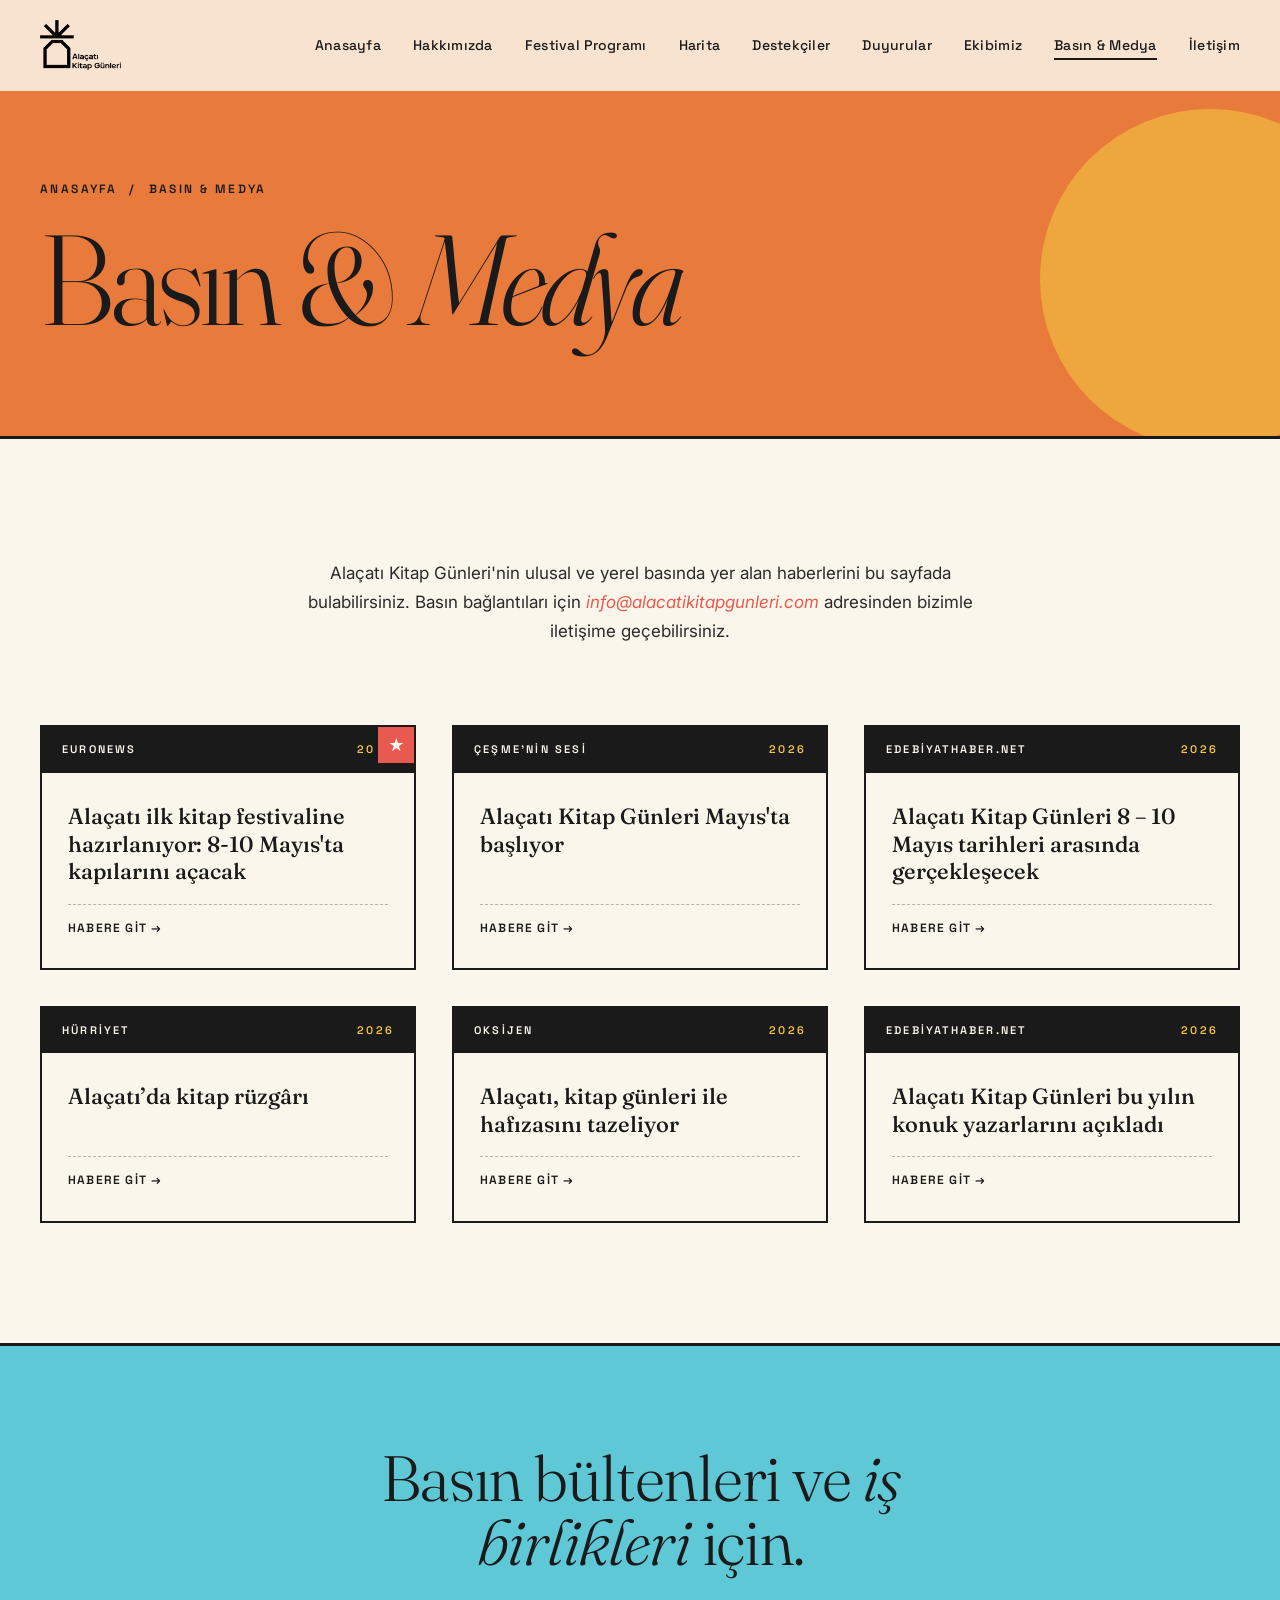
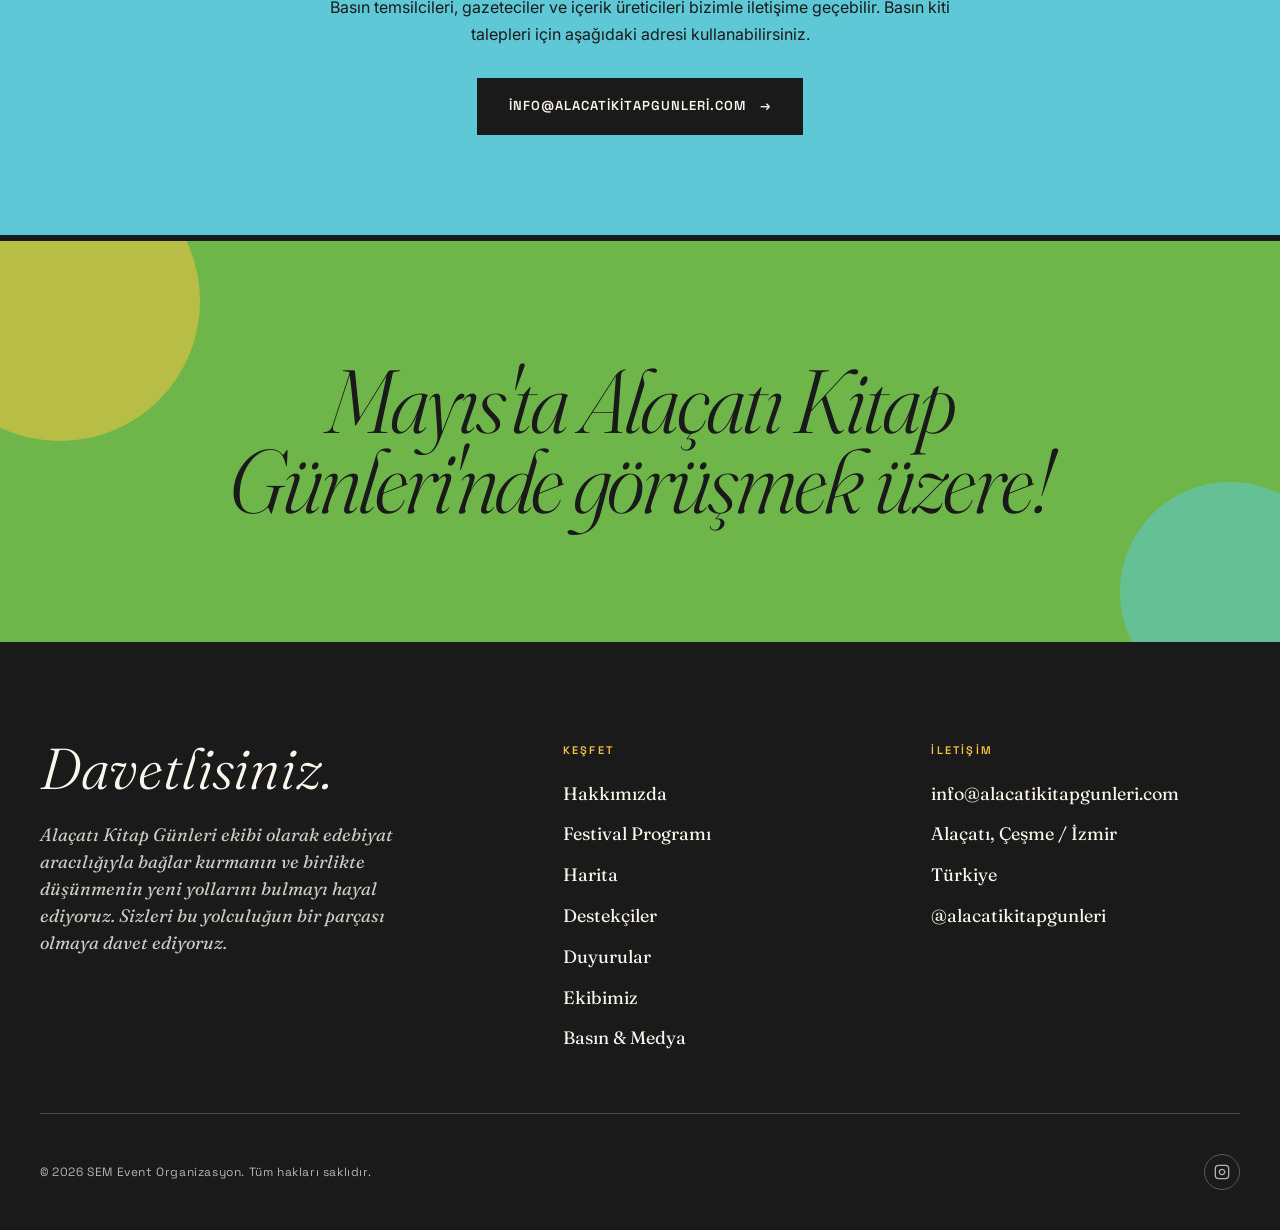
<file: basin.html>
<!DOCTYPE html>
<html lang="tr">
<head>
<meta charset="UTF-8" />
<meta name="viewport" content="width=device-width, initial-scale=1.0" />
<title>Basın &amp; Medya — Alaçatı Kitap Günleri</title>
<meta name="description" content="Alaçatı Kitap Günleri hakkında çıkan haberler ve basın bültenleri." />

<link rel="preconnect" href="https://fonts.googleapis.com">
<link rel="preconnect" href="https://fonts.gstatic.com" crossorigin>
<link href="https://fonts.googleapis.com/css2?family=Fraunces:ital,opsz,wght@0,9..144,300;0,9..144,400;0,9..144,600;0,9..144,800;1,9..144,400&family=Inter:wght@300;400;500;600&family=Space+Grotesk:wght@400;500;700&display=swap" rel="stylesheet">

<style>
:root { --cream:#FBF6EC; --ink:#1A1A1A; --ink-soft:#2B2B2B; --pink:#F5A8C8; --yellow:#F4C542; --turquoise:#5FC8D6; --green:#6FB64A; --orange:#E87B3C; --coral:#E85A4F; --font-display:'Fraunces',Georgia,serif; --font-body:'Inter',system-ui,sans-serif; --font-accent:'Space Grotesk',sans-serif; }
* { margin:0; padding:0; box-sizing:border-box; }
html { scroll-behavior:smooth; }
body { font-family:var(--font-body); background:var(--cream); color:var(--ink); line-height:1.6; overflow-x:hidden; -webkit-font-smoothing:antialiased; }
img { max-width:100%; display:block; }
a { color:inherit; text-decoration:none; }
button { font-family:inherit; cursor:pointer; border:none; background:none; }

.nav { position:fixed; top:0; left:0; right:0; z-index:1000; padding:20px 40px; display:flex; align-items:center; justify-content:space-between; background:rgba(251,246,236,0.85); backdrop-filter:blur(12px); -webkit-backdrop-filter:blur(12px); border-bottom:1px solid transparent; transition:border-color 0.3s ease, padding 0.3s ease; }
.nav.scrolled { border-bottom-color:rgba(26,26,26,0.1); padding:14px 40px; }
.nav-logo img { height:50px; width:auto; display:block; }
.nav-links { display:flex; gap:32px; list-style:none; font-family:var(--font-accent); font-size:14px; font-weight:500; letter-spacing:0.02em; }
.nav-links a { position:relative; padding:6px 0; transition:color 0.2s; }
.nav-links a::after { content:''; position:absolute; bottom:0; left:0; width:0; height:2px; background:var(--ink); transition:width 0.3s ease; }
.nav-links a:hover::after, .nav-links a.active::after { width:100%; }
.nav-toggle { display:none; width:40px; height:40px; flex-direction:column; justify-content:center; align-items:center; gap:5px; }
.nav-toggle span { width:24px; height:2px; background:var(--ink); transition:transform 0.3s, opacity 0.3s; }
.nav-toggle.open span:nth-child(1) { transform:translateY(7px) rotate(45deg); }
.nav-toggle.open span:nth-child(2) { opacity:0; }
.nav-toggle.open span:nth-child(3) { transform:translateY(-7px) rotate(-45deg); }

.page-header { padding:180px 40px 100px; background:var(--orange); border-bottom:3px solid var(--ink); position:relative; overflow:hidden; }
.page-header::before { content:''; position:absolute; top:25%; right:-100px; width:340px; height:340px; background:var(--yellow); border-radius:50%; opacity:0.6; }
.page-header::after { content:''; position:absolute; bottom:-80px; left:8%; width:200px; height:60px; background:var(--pink); transform:rotate(-6deg); opacity:0.85; }
.page-header-inner { max-width:1200px; margin:0 auto; position:relative; z-index:1; }
.page-breadcrumb { font-family:var(--font-accent); font-size:12px; letter-spacing:0.2em; text-transform:uppercase; font-weight:600; margin-bottom:24px; display:flex; gap:12px; align-items:center; }
.page-title { font-family:var(--font-display); font-size:clamp(60px,10vw,160px); line-height:0.88; letter-spacing:-0.04em; font-weight:300; max-width:1000px; }
.page-title em { font-style:italic; }
.page-subtitle { margin-top:30px; font-family:var(--font-display); font-size:clamp(22px,2.4vw,32px); font-weight:400; font-style:italic; max-width:700px; }

.press { padding:120px 40px; background:var(--cream); }
.press-inner { max-width:1200px; margin:0 auto; }
.press-intro { max-width:680px; margin:0 auto 80px; text-align:center; font-size:17px; line-height:1.7; color:var(--ink-soft); }
.press-intro em { font-style:italic; color:var(--coral); }

.press-grid { display:grid; grid-template-columns:repeat(3,1fr); gap:36px; }
.press-card { background:var(--cream); border:2px solid var(--ink); display:flex; flex-direction:column; transition:transform 0.3s, box-shadow 0.3s; overflow:hidden; }
.press-card:hover { transform:translate(-5px,-5px); box-shadow:8px 8px 0 var(--ink); }
.press-card .source-bar { padding:14px 20px; background:var(--ink); color:var(--cream); font-family:var(--font-accent); font-size:11px; letter-spacing:0.2em; text-transform:uppercase; font-weight:600; display:flex; justify-content:space-between; align-items:center; }
.press-card .source-bar .year { color:var(--yellow); }
.press-card .body { padding:30px 26px; flex:1; display:flex; flex-direction:column; gap:18px; }
.press-card h3 { font-family:var(--font-display); font-size:22px; line-height:1.25; font-weight:500; flex:1; }
.press-card .read-more { font-family:var(--font-accent); font-size:12px; font-weight:600; letter-spacing:0.1em; text-transform:uppercase; display:inline-flex; gap:8px; align-items:center; padding-top:14px; border-top:1px dashed rgba(26,26,26,0.3); transition:gap 0.2s; }
.press-card:hover .read-more { gap:14px; }

.press-card.featured { position:relative; }
.press-card.featured::before { content:'★'; position:absolute; top:-2px; right:-2px; width:36px; height:36px; background:var(--coral); color:var(--cream); display:flex; align-items:center; justify-content:center; font-size:16px; border:2px solid var(--ink); z-index:1; }

.contact-press { padding:100px 40px; background:var(--turquoise); border-top:3px solid var(--ink); border-bottom:3px solid var(--ink); text-align:center; }
.contact-press-inner { max-width:680px; margin:0 auto; }
.contact-press h2 { font-family:var(--font-display); font-size:clamp(36px,5vw,64px); line-height:1; font-weight:300; letter-spacing:-0.02em; margin-bottom:20px; }
.contact-press h2 em { font-style:italic; color:var(--ink); }
.contact-press p { font-size:16px; line-height:1.7; margin-bottom:30px; }
.contact-press a.btn { display:inline-flex; align-items:center; gap:14px; padding:18px 32px; background:var(--ink); color:var(--cream); font-family:var(--font-accent); font-size:13px; font-weight:600; letter-spacing:0.08em; text-transform:uppercase; transition:transform 0.25s; }
.contact-press a.btn:hover { transform:translate(-3px,-3px); }

.closing { padding:120px 40px; background:var(--green); text-align:center; border-top:3px solid var(--ink); position:relative; overflow:hidden; }
.closing::before { content:''; position:absolute; top:-80px; left:-80px; width:280px; height:280px; background:var(--yellow); border-radius:50%; opacity:0.55; }
.closing::after { content:''; position:absolute; bottom:-60px; right:-60px; width:220px; height:220px; background:var(--turquoise); border-radius:50%; opacity:0.55; }
.closing-inner { position:relative; z-index:1; max-width:900px; margin:0 auto; }
.closing h2 { font-family:var(--font-display); font-size:clamp(44px,7vw,110px); line-height:0.9; font-weight:300; font-style:italic; letter-spacing:-0.03em; }

.footer { background:var(--ink); color:var(--cream); padding:100px 40px 40px; }
.footer-top { max-width:1200px; margin:0 auto; display:grid; grid-template-columns:1.5fr 1fr 1fr; gap:60px; padding-bottom:60px; border-bottom:1px solid rgba(251,246,236,0.2); }
.footer-brand h3 { font-family:var(--font-display); font-size:clamp(36px,4.5vw,64px); line-height:0.95; font-weight:300; font-style:italic; max-width:500px; }
.footer-brand .tag { margin-top:24px; font-family:var(--font-display); font-style:italic; font-size:18px; opacity:0.8; max-width:380px; line-height:1.5; }
.footer-col h4 { font-family:var(--font-accent); font-size:11px; letter-spacing:0.2em; text-transform:uppercase; font-weight:600; margin-bottom:20px; color:var(--yellow); }
.footer-col ul { list-style:none; display:flex; flex-direction:column; gap:12px; }
.footer-col li { font-family:var(--font-display); font-size:18px; font-weight:400; }
.footer-col a { transition:color 0.2s; }
.footer-col a:hover { color:var(--pink); font-style:italic; }
.footer-bottom { max-width:1200px; margin:40px auto 0; display:flex; justify-content:space-between; align-items:center; flex-wrap:wrap; gap:20px; font-family:var(--font-accent); font-size:12px; letter-spacing:0.05em; opacity:0.7; }
.footer-bottom .socials { display:flex; gap:18px; }
.footer-bottom .socials a { width:36px; height:36px; border:1px solid rgba(251,246,236,0.4); border-radius:50%; display:flex; align-items:center; justify-content:center; transition:background 0.2s, color 0.2s; }
.footer-bottom .socials a:hover { background:var(--yellow); color:var(--ink); border-color:var(--yellow); }

.reveal { opacity:0; transform:translateY(30px); transition:opacity 0.8s ease, transform 0.8s ease; }
.reveal.visible { opacity:1; transform:translateY(0); }

@media (max-width:960px) {
  .nav { padding:16px 24px; }
  .nav-logo img { height:42px; }
  .nav-links { position:fixed; top:0; right:0; width:75%; height:100vh; background:var(--cream); flex-direction:column; padding:100px 40px; gap:28px; font-size:22px; transform:translateX(100%); transition:transform 0.35s ease; box-shadow:-8px 0 30px rgba(0,0,0,0.1); }
  .nav-links.open { transform:translateX(0); }
  .nav-toggle { display:flex; z-index:1001; }
  .page-header { padding:140px 24px 70px; }
  .press { padding:80px 24px; }
  .press-grid { grid-template-columns:1fr; }
  .contact-press { padding:80px 24px; }
  .closing { padding:80px 24px; }
  .footer { padding:80px 24px 30px; }
  .footer-top { grid-template-columns:1fr; gap:40px; padding-bottom:40px; }
}
</style>
</head>
<body>

<nav class="nav" id="nav">
  <a href="index.html" class="nav-logo">
    <img src="assets/LOGOLAR/akg-logo.png" alt="Alaçatı Kitap Günleri" style="height:50px;width:auto;" />
  </a>
  <ul class="nav-links" id="navLinks">
    <li><a href="index.html">Anasayfa</a></li>
    <li><a href="hakkimizda.html">Hakkımızda</a></li>
    <li><a href="program.html">Festival Programı</a></li>
    <li><a href="harita.html">Harita</a></li>
    <li><a href="destekciler.html">Destekçiler</a></li>
    <li><a href="duyurular.html">Duyurular</a></li>
    <li><a href="ekibimiz.html">Ekibimiz</a></li>
    <li><a href="basin.html" class="active">Basın &amp; Medya</a></li>
    <li><a href="iletisim.html">İletişim</a></li>
  </ul>
  <button class="nav-toggle" id="navToggle" aria-label="Menü">
    <span></span><span></span><span></span>
  </button>
</nav>

<section class="page-header">
  <div class="page-header-inner">
    <div class="page-breadcrumb">
      <a href="index.html">Anasayfa</a> <span>/</span> <span>Basın &amp; Medya</span>
    </div>
    <h1 class="page-title">
      Basın &amp; <em>Medya</em>
    </h1>
  </div>
</section>

<section class="press">
  <div class="press-inner">
    <p class="press-intro reveal">
      Alaçatı Kitap Günleri'nin ulusal ve yerel basında yer alan haberlerini bu sayfada bulabilirsiniz. Basın bağlantıları için <em>info@alacatikitapgunleri.com</em> adresinden bizimle iletişime geçebilirsiniz.
    </p>

    <div class="press-grid reveal">

      <a href="https://tr.euronews.com/kultur/2026/04/01/alacati-ilk-kitap-festivaline-hazirlaniyor-8-10-mayista-kapilarini-acacak" target="_blank" rel="noopener" class="press-card featured">
        <div class="source-bar">
          <span>EuroNews</span>
          <span class="year">2026</span>
        </div>
        <div class="body">
          <h3>Alaçatı ilk kitap festivaline hazırlanıyor: 8-10 Mayıs'ta kapılarını açacak</h3>
          <span class="read-more">Habere git →</span>
        </div>
      </a>

      <a href="https://cesmeninsesi.com.tr/haber/alacati-kitap-gunleri-mayis-ta-basliyor-5057" target="_blank" rel="noopener" class="press-card">
        <div class="source-bar">
          <span>Çeşme'nin Sesi</span>
          <span class="year">2026</span>
        </div>
        <div class="body">
          <h3>Alaçatı Kitap Günleri Mayıs'ta başlıyor</h3>
          <span class="read-more">Habere git →</span>
        </div>
      </a>

      <a href="https://www.edebiyathaber.net/alacati-kitap-gunleri-8-10-mayis-tarihleri-arasinda-gerceklesecek/" target="_blank" rel="noopener" class="press-card">
        <div class="source-bar">
          <span>EdebiyatHaber.Net</span>
          <span class="year">2026</span>
        </div>
        <div class="body">
          <h3>Alaçatı Kitap Günleri 8 – 10 Mayıs tarihleri arasında gerçekleşecek</h3>
          <span class="read-more">Habere git →</span>
        </div>
      </a>

       <a href="https://www.hurriyet.com.tr/gundem/alacatida-kitap-ruzgari-43145242" target="_blank" rel="noopener" class="press-card">
        <div class="source-bar">
          <span>Hürriyet</span>
          <span class="year">2026</span>
        </div>
        <div class="body">
          <h3>Alaçatı’da kitap rüzgârı</h3>
          <span class="read-more">Habere git →</span>
        </div>
      </a>

      <a href="https://gazeteoksijen.com/yazarlar/gulay-afsar/alacati-kitap-gunleri-ile-hafizasini-tazeliyor-270887" target="_blank" rel="noopener" class="press-card">
        <div class="source-bar">
          <span>Oksijen</span>
          <span class="year">2026</span>
        </div>
        <div class="body">
          <h3>Alaçatı, kitap günleri ile hafızasını tazeliyor</h3>
          <span class="read-more">Habere git →</span>
        </div>
      </a>

      <a href="https://www.edebiyathaber.net/alacati-kitap-gunleri-bu-yilin-konuk-yazarlarini-acikladi/" target="_blank" rel="noopener" class="press-card">
        <div class="source-bar">
          <span>Edebiyathaber.net</span>
          <span class="year">2026</span>
        </div>
        <div class="body">
          <h3>Alaçatı Kitap Günleri bu yılın konuk yazarlarını açıkladı</h3>
          <span class="read-more">Habere git →</span>
        </div>
      </a>
      
    </div>
  </div>
</section>

<section class="contact-press">
  <div class="contact-press-inner">
    <h2>Basın bültenleri ve <em>iş birlikleri</em> için.</h2>
    <p>Basın temsilcileri, gazeteciler ve içerik üreticileri bizimle iletişime geçebilir. Basın kiti talepleri için aşağıdaki adresi kullanabilirsiniz.</p>
    <a href="mailto:info@alacatikitapgunleri.com" class="btn">
      info@alacatikitapgunleri.com
      <span>→</span>
    </a>
  </div>
</section>

<section class="closing">
  <div class="closing-inner reveal">
    <h2>Mayıs'ta Alaçatı Kitap<br/>Günleri'nde görüşmek üzere!</h2>
  </div>
</section>

<footer class="footer">
  <div class="footer-top">
    <div class="footer-brand">
      <h3>Davetlisiniz.</h3>
      <p class="tag">
        Alaçatı Kitap Günleri ekibi olarak edebiyat aracılığıyla bağlar kurmanın ve birlikte düşünmenin yeni yollarını bulmayı hayal ediyoruz. Sizleri bu yolculuğun bir parçası olmaya davet ediyoruz.
      </p>
    </div>
    <div class="footer-col">
      <h4>Keşfet</h4>
      <ul>
        <li><a href="hakkimizda.html">Hakkımızda</a></li>
        <li><a href="program.html">Festival Programı</a></li>
        <li><a href="harita.html">Harita</a></li>
    <li><a href="destekciler.html">Destekçiler</a></li>
        <li><a href="duyurular.html">Duyurular</a></li>
        <li><a href="ekibimiz.html">Ekibimiz</a></li>
        <li><a href="basin.html">Basın &amp; Medya</a></li>
      </ul>
    </div>
    <div class="footer-col">
      <h4>İletişim</h4>
      <ul>
        <li>info@alacatikitapgunleri.com</li>
        <li>Alaçatı, Çeşme / İzmir</li>
        <li>Türkiye</li>
        <li><a href="https://instagram.com/alacatikitapgunleri" target="_blank">@alacatikitapgunleri</a></li>
      </ul>
    </div>
  </div>
  <div class="footer-bottom">
    <div>© 2026 SEM Event Organizasyon. Tüm hakları saklıdır.</div>
    <div class="socials">
      <a href="https://instagram.com/alacatikitapgunleri" target="_blank" aria-label="Instagram">
        <svg width="16" height="16" viewBox="0 0 24 24" fill="none" stroke="currentColor" stroke-width="2"><rect x="2" y="2" width="20" height="20" rx="5"/><path d="M16 11.37A4 4 0 1 1 12.63 8 4 4 0 0 1 16 11.37z"/><line x1="17.5" y1="6.5" x2="17.51" y2="6.5"/></svg>
      </a>
    </div>
  </div>
</footer>

<script>
const nav = document.getElementById('nav');
window.addEventListener('scroll', () => { if (window.scrollY > 20) nav.classList.add('scrolled'); else nav.classList.remove('scrolled'); }, { passive: true });
const toggle = document.getElementById('navToggle');
const links = document.getElementById('navLinks');
toggle.addEventListener('click', () => { toggle.classList.toggle('open'); links.classList.toggle('open'); });
links.querySelectorAll('a').forEach(link => { link.addEventListener('click', () => { toggle.classList.remove('open'); links.classList.remove('open'); }); });
const revealEls = document.querySelectorAll('.reveal');
const io = new IntersectionObserver((entries) => { entries.forEach(entry => { if (entry.isIntersecting) { entry.target.classList.add('visible'); io.unobserve(entry.target); } }); }, { threshold: 0.12, rootMargin: '0px 0px -40px 0px' });
revealEls.forEach(el => io.observe(el));
</script>
</body>
</html>
</file>
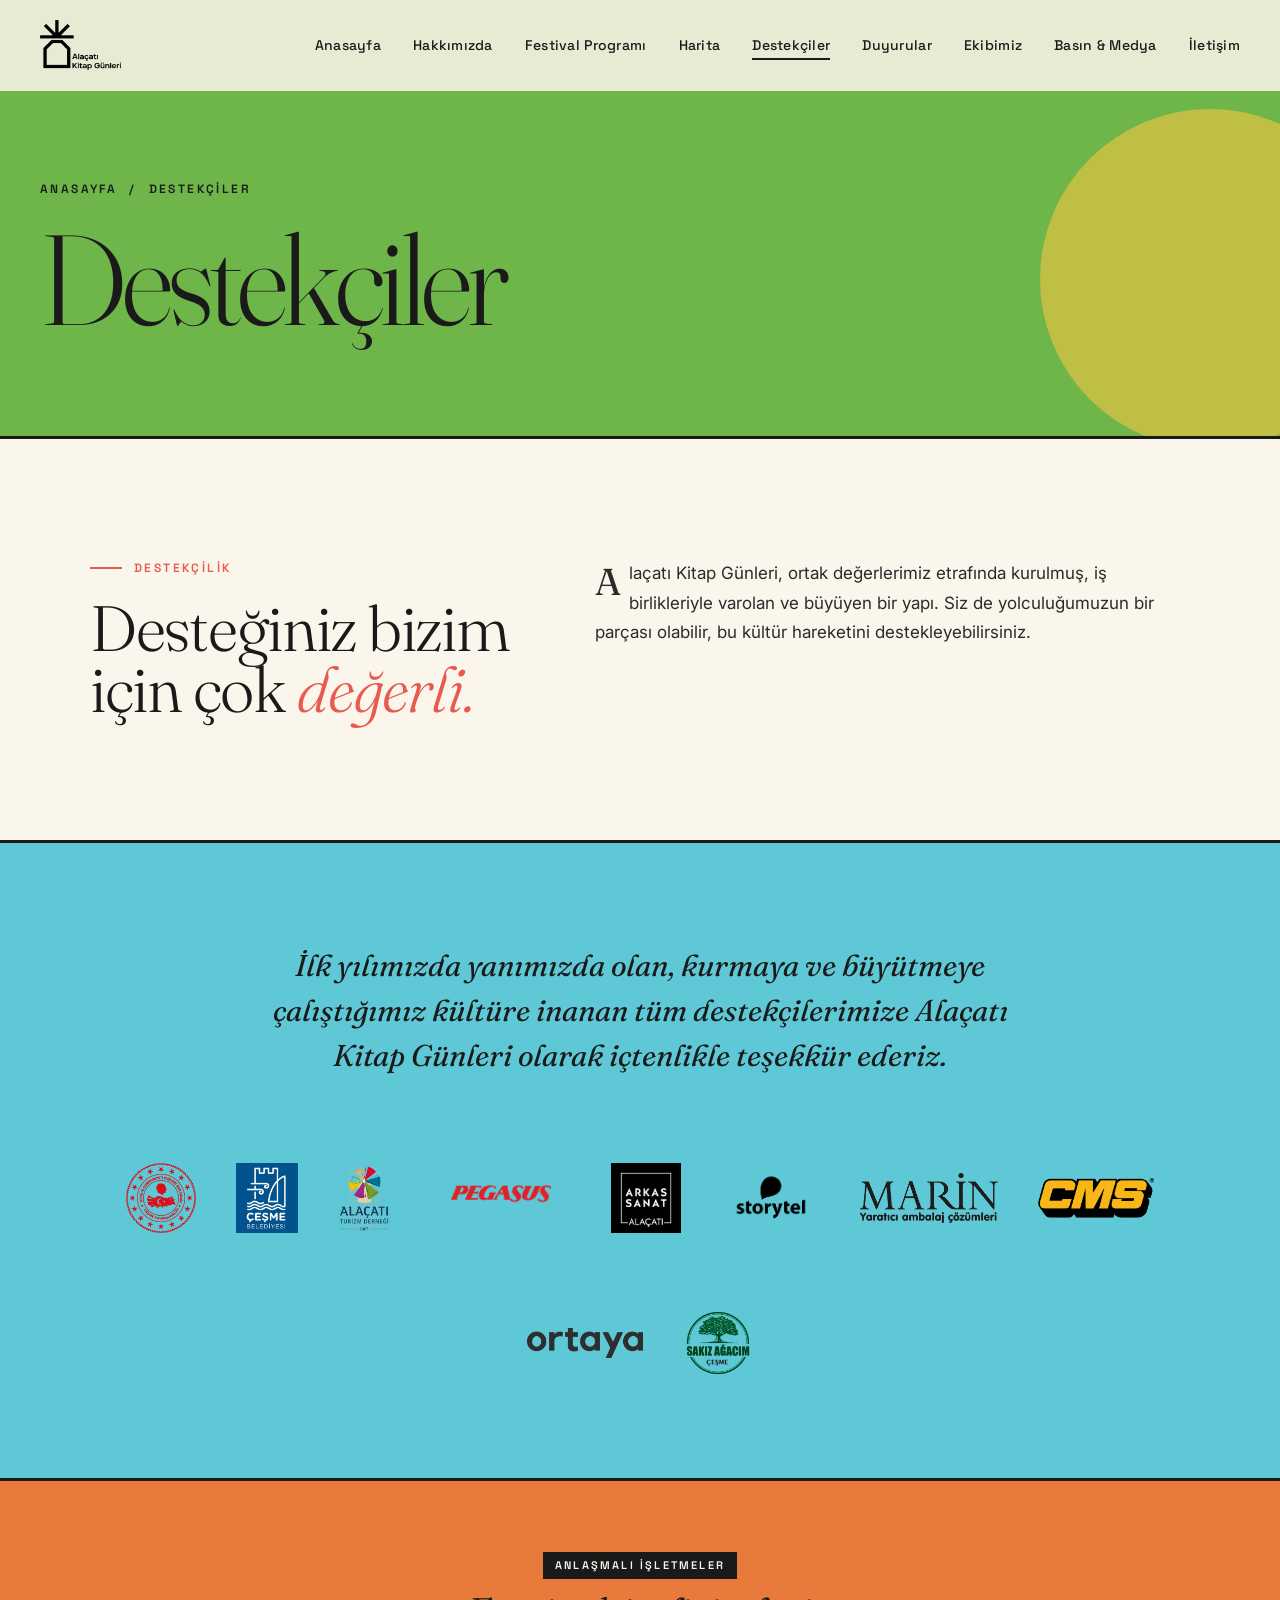
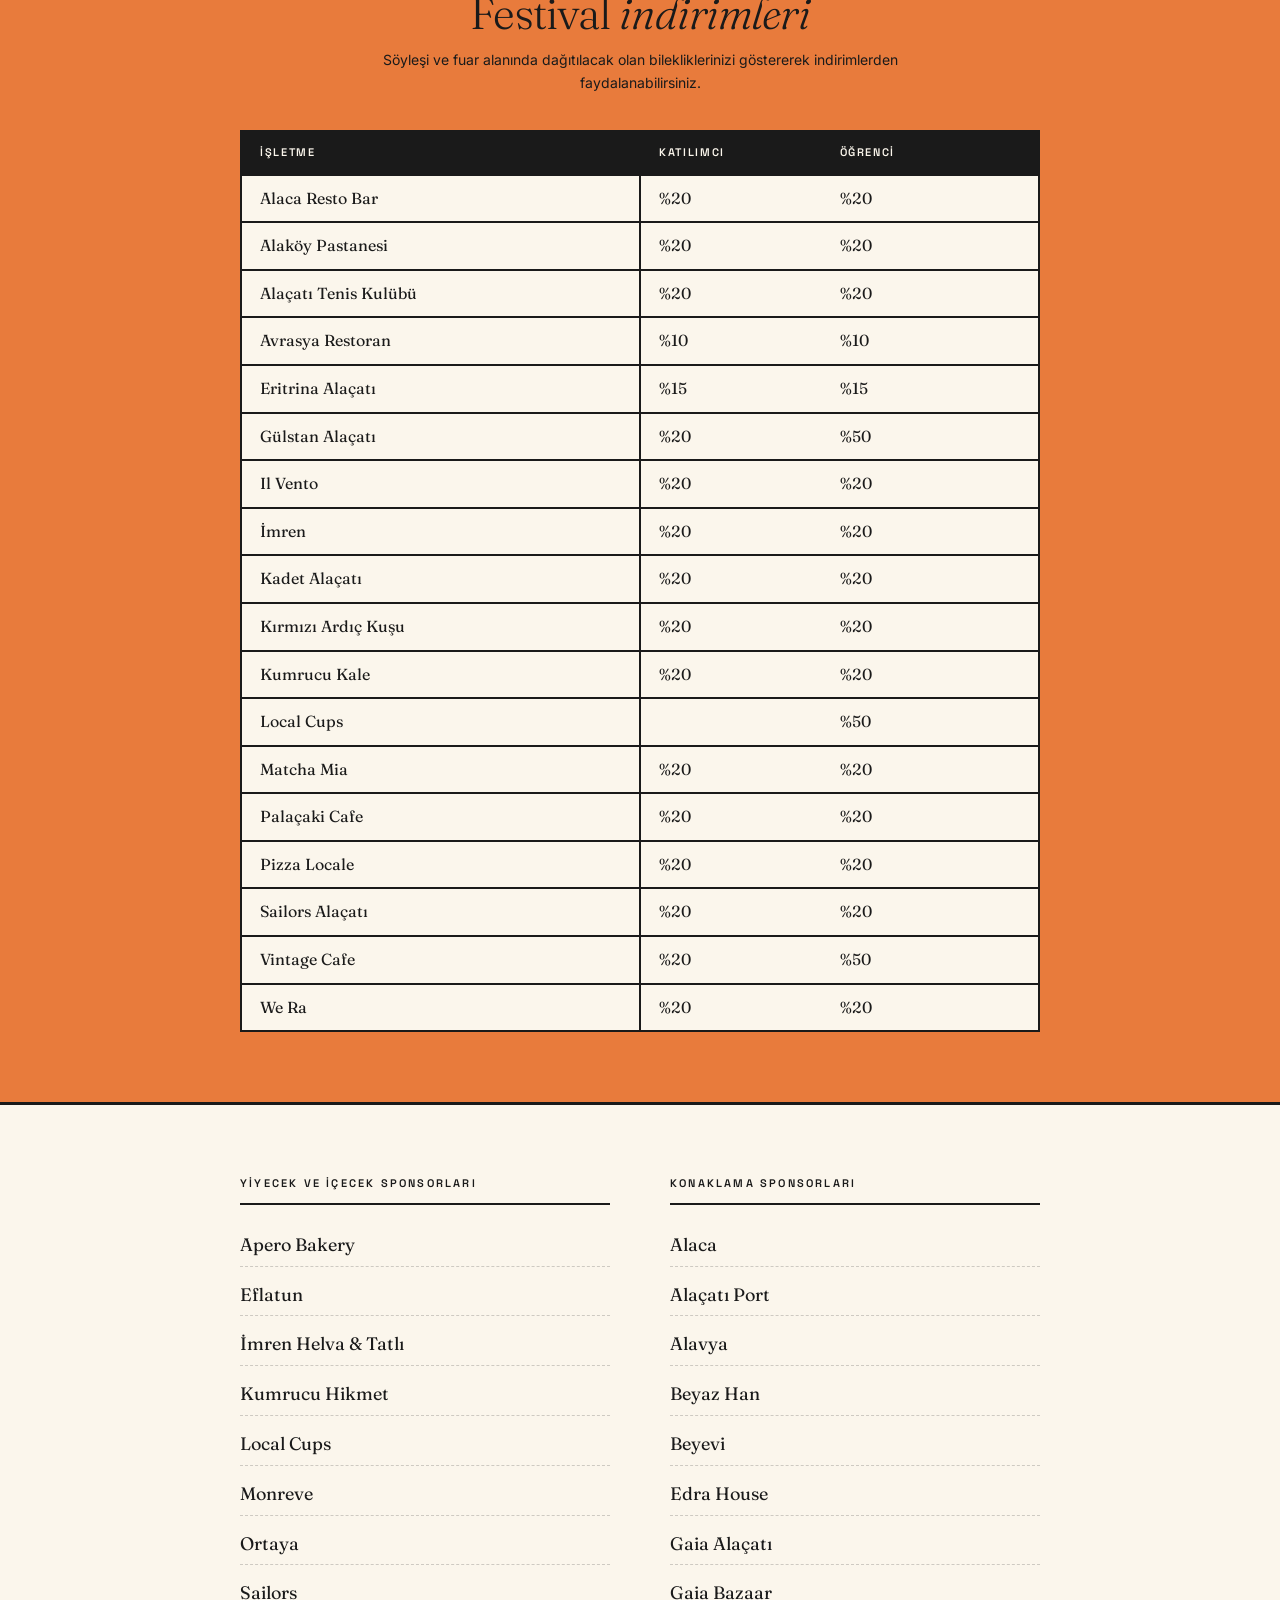
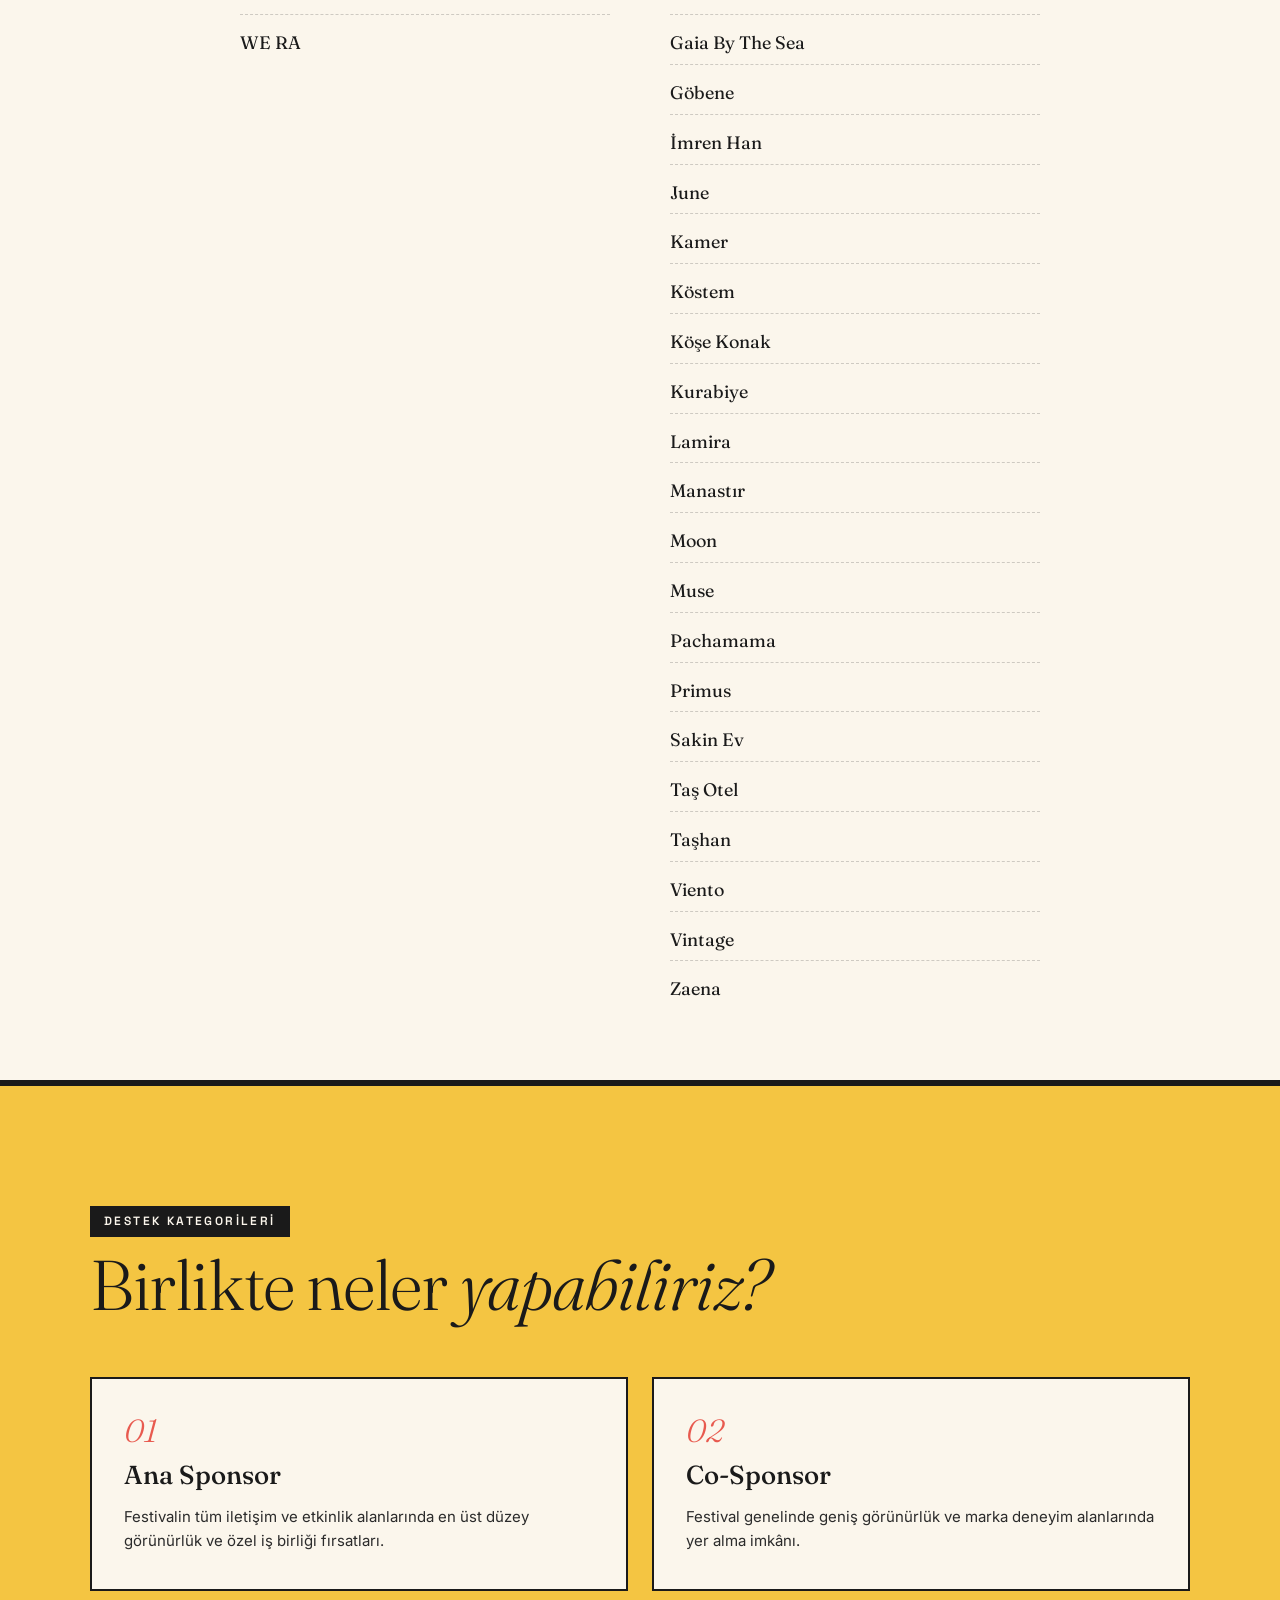
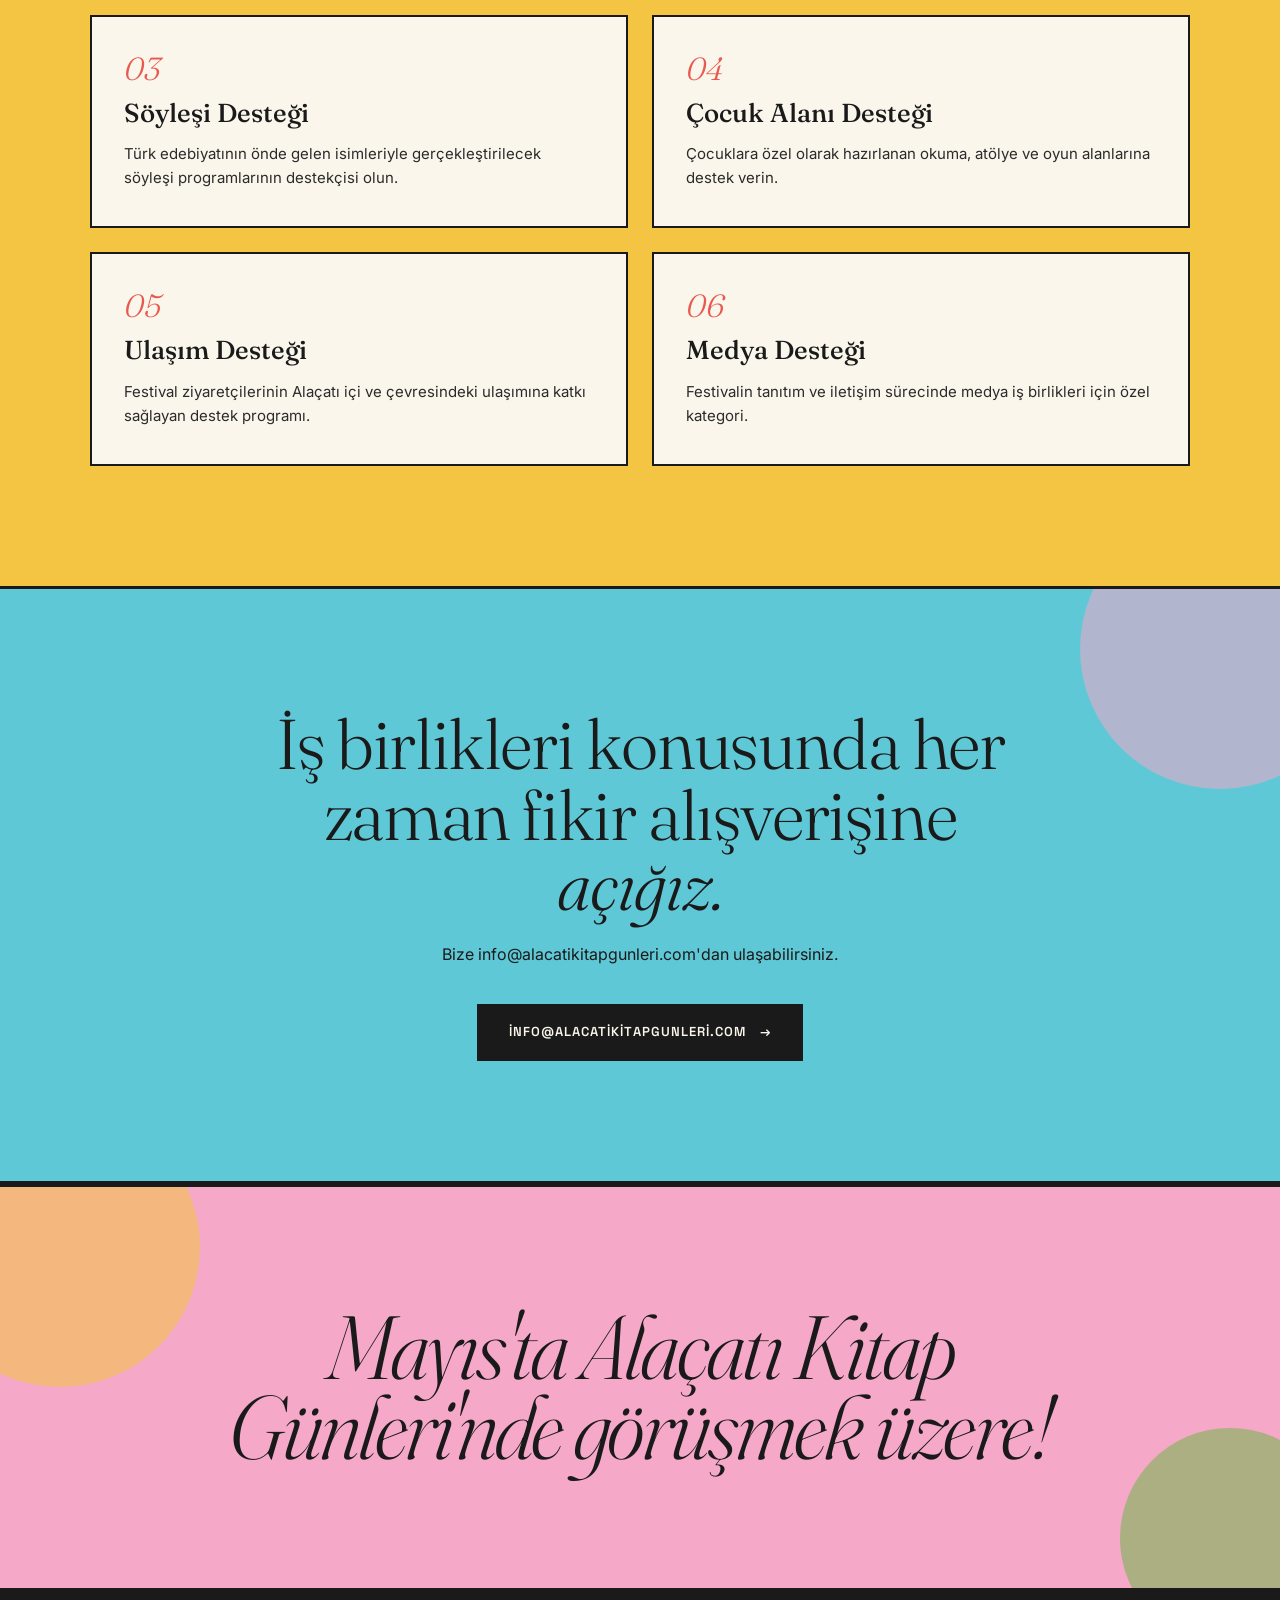
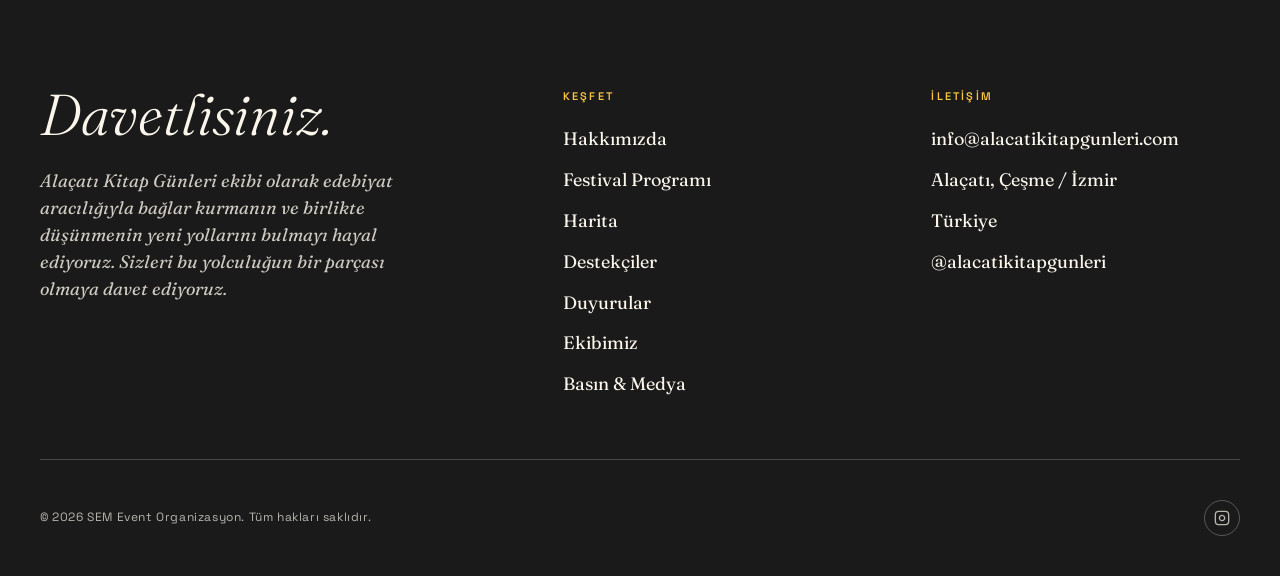
<file: destekciler.html>
<!DOCTYPE html>
<html lang="tr">
<head>
<meta charset="UTF-8" />
<meta name="viewport" content="width=device-width, initial-scale=1.0" />
<title>Destekçiler — Alaçatı Kitap Günleri</title>
<meta name="description" content="Alaçatı Kitap Günleri destekçilik kategorileri. Kültür ve edebiyata birlikte değer katalım." />

<link rel="preconnect" href="https://fonts.googleapis.com">
<link rel="preconnect" href="https://fonts.gstatic.com" crossorigin>
<link href="https://fonts.googleapis.com/css2?family=Fraunces:ital,opsz,wght@0,9..144,300;0,9..144,400;0,9..144,600;0,9..144,800;1,9..144,400&family=Inter:wght@300;400;500;600&family=Space+Grotesk:wght@400;500;700&display=swap" rel="stylesheet">

<style>
:root { --cream:#FBF6EC; --ink:#1A1A1A; --ink-soft:#2B2B2B; --pink:#F5A8C8; --yellow:#F4C542; --turquoise:#5FC8D6; --green:#6FB64A; --orange:#E87B3C; --coral:#E85A4F; --font-display:'Fraunces',Georgia,serif; --font-body:'Inter',system-ui,sans-serif; --font-accent:'Space Grotesk',sans-serif; }
* { margin:0; padding:0; box-sizing:border-box; }
html { scroll-behavior:smooth; }
body { font-family:var(--font-body); background:var(--cream); color:var(--ink); line-height:1.6; overflow-x:hidden; -webkit-font-smoothing:antialiased; }
img { max-width:100%; display:block; }
a { color:inherit; text-decoration:none; }
button { font-family:inherit; cursor:pointer; border:none; background:none; }

.nav { position:fixed; top:0; left:0; right:0; z-index:1000; padding:20px 40px; display:flex; align-items:center; justify-content:space-between; background:rgba(251,246,236,0.85); backdrop-filter:blur(12px); -webkit-backdrop-filter:blur(12px); border-bottom:1px solid transparent; transition:border-color 0.3s ease, padding 0.3s ease; }
.nav.scrolled { border-bottom-color:rgba(26,26,26,0.1); padding:14px 40px; }
.nav-logo img { height:50px; width:auto; display:block; }
.nav-links { display:flex; gap:32px; list-style:none; font-family:var(--font-accent); font-size:14px; font-weight:500; letter-spacing:0.02em; }
.nav-links a { position:relative; padding:6px 0; transition:color 0.2s; }
.nav-links a::after { content:''; position:absolute; bottom:0; left:0; width:0; height:2px; background:var(--ink); transition:width 0.3s ease; }
.nav-links a:hover::after, .nav-links a.active::after { width:100%; }
.nav-toggle { display:none; width:40px; height:40px; flex-direction:column; justify-content:center; align-items:center; gap:5px; }
.nav-toggle span { width:24px; height:2px; background:var(--ink); transition:transform 0.3s, opacity 0.3s; }
.nav-toggle.open span:nth-child(1) { transform:translateY(7px) rotate(45deg); }
.nav-toggle.open span:nth-child(2) { opacity:0; }
.nav-toggle.open span:nth-child(3) { transform:translateY(-7px) rotate(-45deg); }

.page-header { padding:180px 40px 100px; background:var(--green); border-bottom:3px solid var(--ink); position:relative; overflow:hidden; }
.page-header::before { content:''; position:absolute; top:25%; right:-100px; width:340px; height:340px; background:var(--yellow); border-radius:50%; opacity:0.6; }
.page-header::after { content:''; position:absolute; bottom:-80px; left:8%; width:200px; height:60px; background:var(--coral); transform:rotate(-6deg); opacity:0.85; }
.page-header-inner { max-width:1200px; margin:0 auto; position:relative; z-index:1; }
.page-breadcrumb { font-family:var(--font-accent); font-size:12px; letter-spacing:0.2em; text-transform:uppercase; font-weight:600; margin-bottom:24px; display:flex; gap:12px; align-items:center; }
.page-title { font-family:var(--font-display); font-size:clamp(60px,10vw,160px); line-height:0.88; letter-spacing:-0.04em; font-weight:300; max-width:1000px; }
.page-title em { font-style:italic; }
.page-subtitle { margin-top:30px; font-family:var(--font-display); font-size:clamp(22px,2.4vw,32px); font-weight:400; font-style:italic; max-width:700px; }

.intro-block { padding:120px 40px; background:var(--cream); }
.intro-block-inner { max-width:1100px; margin:0 auto; display:grid; grid-template-columns:1fr 1.4fr; gap:80px; align-items:start; }
.intro-block-label { font-family:var(--font-accent); font-size:12px; letter-spacing:0.2em; text-transform:uppercase; font-weight:600; color:var(--coral); margin-bottom:20px; display:flex; align-items:center; gap:12px; }
.intro-block-label::before { content:''; width:32px; height:2px; background:var(--coral); }
.intro-block h2 { font-family:var(--font-display); font-size:clamp(40px,5vw,72px); line-height:0.95; font-weight:300; letter-spacing:-0.02em; }
.intro-block h2 em { font-style:italic; color:var(--coral); }
.intro-block-text { font-size:17px; line-height:1.75; color:var(--ink-soft); display:flex; flex-direction:column; gap:20px; }
.intro-block-text em { font-style:italic; color:var(--coral); font-weight:500; }
.intro-block-text p:first-child::first-letter { font-family:var(--font-display); font-size:2.2em; float:left; line-height:0.9; padding-right:8px; padding-top:6px; font-weight:400; }

.categories { padding:120px 40px; background:var(--yellow); border-top:3px solid var(--ink); border-bottom:3px solid var(--ink); }
.categories-head { max-width:1100px; margin:0 auto 60px; }
.categories-head .label { font-family:var(--font-accent); font-size:12px; letter-spacing:0.2em; text-transform:uppercase; font-weight:600; margin-bottom:16px; display:inline-block; padding:6px 14px; background:var(--ink); color:var(--cream); }
.categories-head h2 { font-family:var(--font-display); font-size:clamp(40px,5.5vw,80px); line-height:0.9; font-weight:300; letter-spacing:-0.02em; max-width:900px; }
.categories-head h2 em { font-style:italic; }

.category-grid { max-width:1100px; margin:0 auto; display:grid; grid-template-columns:repeat(2,1fr); gap:24px; }
.category-card { padding:36px 32px; background:var(--cream); border:2px solid var(--ink); display:flex; flex-direction:column; gap:14px; transition:transform 0.3s, box-shadow 0.3s; }
.category-card:hover { transform:translate(-4px,-4px); box-shadow:6px 6px 0 var(--ink); }
.category-card .num { font-family:var(--font-display); font-style:italic; font-size:32px; font-weight:300; line-height:1; color:var(--coral); }
.category-card h3 { font-family:var(--font-display); font-size:26px; font-weight:500; line-height:1.15; }
.category-card p { font-size:15px; line-height:1.6; color:var(--ink-soft); }

.cta-banner { padding:120px 40px; background:var(--turquoise); text-align:center; border-bottom:3px solid var(--ink); position:relative; overflow:hidden; }
.cta-banner::before { content:''; position:absolute; top:-80px; right:-80px; width:280px; height:280px; background:var(--pink); border-radius:50%; opacity:0.55; }
.cta-banner-inner { position:relative; z-index:1; max-width:760px; margin:0 auto; }
.cta-banner h2 { font-family:var(--font-display); font-size:clamp(40px,5.5vw,72px); line-height:1; font-weight:300; letter-spacing:-0.02em; margin-bottom:20px; }
.cta-banner h2 em { font-style:italic; }
.cta-banner p { font-size:16px; line-height:1.7; margin-bottom:36px; }
.cta-banner a.btn { display:inline-flex; align-items:center; gap:14px; padding:18px 32px; background:var(--ink); color:var(--cream); font-family:var(--font-accent); font-size:13px; font-weight:600; letter-spacing:0.08em; text-transform:uppercase; transition:transform 0.25s; }
.cta-banner a.btn:hover { transform:translate(-3px,-3px); }

.closing { padding:120px 40px; background:var(--pink); text-align:center; border-top:3px solid var(--ink); position:relative; overflow:hidden; }
.closing::before { content:''; position:absolute; top:-80px; left:-80px; width:280px; height:280px; background:var(--yellow); border-radius:50%; opacity:0.55; }
.closing::after { content:''; position:absolute; bottom:-60px; right:-60px; width:220px; height:220px; background:var(--green); border-radius:50%; opacity:0.55; }
.closing-inner { position:relative; z-index:1; max-width:900px; margin:0 auto; }
.closing h2 { font-family:var(--font-display); font-size:clamp(44px,7vw,110px); line-height:0.9; font-weight:300; font-style:italic; letter-spacing:-0.03em; }

.footer { background:var(--ink); color:var(--cream); padding:100px 40px 40px; }
.footer-top { max-width:1200px; margin:0 auto; display:grid; grid-template-columns:1.5fr 1fr 1fr; gap:60px; padding-bottom:60px; border-bottom:1px solid rgba(251,246,236,0.2); }
.footer-brand h3 { font-family:var(--font-display); font-size:clamp(36px,4.5vw,64px); line-height:0.95; font-weight:300; font-style:italic; max-width:500px; }
.footer-brand .tag { margin-top:24px; font-family:var(--font-display); font-style:italic; font-size:18px; opacity:0.8; max-width:380px; line-height:1.5; }
.footer-col h4 { font-family:var(--font-accent); font-size:11px; letter-spacing:0.2em; text-transform:uppercase; font-weight:600; margin-bottom:20px; color:var(--yellow); }
.footer-col ul { list-style:none; display:flex; flex-direction:column; gap:12px; }
.footer-col li { font-family:var(--font-display); font-size:18px; font-weight:400; }
.footer-col a { transition:color 0.2s; }
.footer-col a:hover { color:var(--pink); font-style:italic; }
.footer-bottom { max-width:1200px; margin:40px auto 0; display:flex; justify-content:space-between; align-items:center; flex-wrap:wrap; gap:20px; font-family:var(--font-accent); font-size:12px; letter-spacing:0.05em; opacity:0.7; }
.footer-bottom .socials { display:flex; gap:18px; }
.footer-bottom .socials a { width:36px; height:36px; border:1px solid rgba(251,246,236,0.4); border-radius:50%; display:flex; align-items:center; justify-content:center; transition:background 0.2s, color 0.2s; }
.footer-bottom .socials a:hover { background:var(--yellow); color:var(--ink); border-color:var(--yellow); }

.reveal { opacity:0; transform:translateY(30px); transition:opacity 0.8s ease, transform 0.8s ease; }
.reveal.visible { opacity:1; transform:translateY(0); }

@media (max-width:960px) {
  .nav { padding:16px 24px; }
  .nav-logo img { height:42px; }
  .nav-links { position:fixed; top:0; right:0; width:75%; height:100vh; background:var(--cream); flex-direction:column; padding:100px 40px; gap:28px; font-size:22px; transform:translateX(100%); transition:transform 0.35s ease; box-shadow:-8px 0 30px rgba(0,0,0,0.1); }
  .nav-links.open { transform:translateX(0); }
  .nav-toggle { display:flex; z-index:1001; }
  .page-header { padding:140px 24px 70px; }
  .intro-block { padding:80px 24px; }
  .intro-block-inner { grid-template-columns:1fr; gap:40px; }
  .categories { padding:80px 24px; }
  .category-grid { grid-template-columns:1fr; }
  .cta-banner { padding:80px 24px; }
  .closing { padding:80px 24px; }
  .footer { padding:80px 24px 30px; }
  .footer-top { grid-template-columns:1fr; gap:40px; padding-bottom:40px; }
}
</style>
</head>
<body>

<nav class="nav" id="nav">
  <a href="index.html" class="nav-logo">
    <img src="assets/LOGOLAR/akg-logo.png" alt="Alaçatı Kitap Günleri" style="height:50px;width:auto;" />
  </a>
  <ul class="nav-links" id="navLinks">
    <li><a href="index.html">Anasayfa</a></li>
    <li><a href="hakkimizda.html">Hakkımızda</a></li>
    <li><a href="program.html">Festival Programı</a></li>
    <li><a href="harita.html">Harita</a></li>
    <li><a href="destekciler.html" class="active">Destekçiler</a></li>
    <li><a href="duyurular.html">Duyurular</a></li>
    <li><a href="ekibimiz.html">Ekibimiz</a></li>
    <li><a href="basin.html">Basın &amp; Medya</a></li>
    <li><a href="iletisim.html">İletişim</a></li>
  </ul>
  <button class="nav-toggle" id="navToggle" aria-label="Menü">
    <span></span><span></span><span></span>
  </button>
</nav>

<section class="page-header">
  <div class="page-header-inner">
    <div class="page-breadcrumb">
      <a href="index.html">Anasayfa</a> <span>/</span> <span>Destekçiler</span>
    </div>
    <h1 class="page-title">
      Destekçiler
    </h1>
  </div>
</section>

<section class="intro-block">
  <div class="intro-block-inner">
    <div class="reveal">
      <div class="intro-block-label">Destekçilik</div>
      <h2>
        Desteğiniz bizim için çok <em>değerli.</em>
      </h2>
    </div>
    <div class="intro-block-text reveal">
      <p>
        Alaçatı Kitap Günleri, ortak değerlerimiz etrafında kurulmuş, iş birlikleriyle varolan ve büyüyen bir yapı. Siz de yolculuğumuzun bir parçası olabilir, bu kültür hareketini destekleyebilirsiniz.
      </p>
    </div>
  </div>
</section>

<section style="padding:100px 40px;background:var(--turquoise);border-top:3px solid var(--ink);border-bottom:3px solid var(--ink);text-align:center;">
  <div style="max-width:1100px;margin:0 auto;" class="reveal">
    <p style="font-family:var(--font-display);font-size:clamp(22px,2.5vw,30px);font-weight:400;font-style:italic;line-height:1.5;max-width:800px;margin:0 auto 50px;">
      İlk yılımızda yanımızda olan, kurmaya ve büyütmeye çalıştığımız kültüre inanan tüm destekçilerimize Alaçatı Kitap Günleri olarak içtenlikle teşekkür ederiz.
    </p>
    <div style="display:flex;flex-wrap:wrap;justify-content:center;align-items:center;gap:40px;">
      <img src="assets/LOGOLAR/kaymakamlik-logo.png" alt="Kaymakamlık" style="height:70px;width:auto;object-fit:contain;" />
      <img src="assets/LOGOLAR/cesme-belediyesi-logo.png" alt="Çeşme Belediyesi" style="height:70px;width:auto;object-fit:contain;" />
      <img src="assets/LOGOLAR/alacati-turizm-dernegi-logo.jpeg" alt="Alaçatı Turizm Derneği" style="height:70px;width:auto;object-fit:contain;" />
      <img src="assets/LOGOLAR/pegasus-logo.png" alt="Pegasus" style="height:140px;width:auto;object-fit:contain;" />
      <img src="assets/LOGOLAR/arkas-sanat-logo.jpeg" alt="Arkas Sanat" style="height:70px;width:auto;object-fit:contain;" />
      <img src="assets/LOGOLAR/storytel-logo.png" alt="Storytel" style="height:70px;width:auto;object-fit:contain;" />
      <img src="assets/LOGOLAR/marin-export-logo.png" alt="Marin Export" style="height:50px;width:auto;object-fit:contain;" />
      <img src="assets/LOGOLAR/cms-logo.png" alt="CMS" style="height:40px;width:auto;object-fit:contain;" />
      <img src="assets/LOGOLAR/ortaya-logo.png" alt="Ortaya" style="height:30px;width:auto;object-fit:contain;" />
      <img src="assets/LOGOLAR/sakiz-agacim-logo.png" alt="Sakız Ağacım" style="height:70px;width:auto;object-fit:contain;" />
    </div>
  </div>
</section>

<section style="padding:70px 40px;background:var(--orange);border-bottom:3px solid var(--ink);">
  <div style="max-width:800px;margin:0 auto;" class="reveal">
    <div style="text-align:center;margin-bottom:36px;">
      <span style="font-family:var(--font-accent);font-size:11px;letter-spacing:0.2em;text-transform:uppercase;font-weight:600;padding:5px 12px;background:var(--ink);color:var(--cream);display:inline-block;margin-bottom:12px;">Anlaşmalı İşletmeler</span>
      <h2 style="font-family:var(--font-display);font-size:clamp(28px,4vw,44px);line-height:1;font-weight:300;letter-spacing:-0.02em;">Festival <em style="font-style:italic;">indirimleri</em></h2>
      <p style="margin-top:14px;font-size:14px;line-height:1.6;max-width:580px;margin-left:auto;margin-right:auto;">Söyleşi ve fuar alanında dağıtılacak olan bilekliklerinizi göstererek indirimlerden faydalanabilirsiniz.</p>
    </div>
    <div style="display:grid;grid-template-columns:repeat(2,1fr);gap:2px;background:var(--ink);border:2px solid var(--ink);">
      <div style="background:var(--ink);color:var(--cream);padding:12px 18px;font-family:var(--font-accent);font-size:11px;letter-spacing:0.15em;text-transform:uppercase;font-weight:600;">İşletme</div>
      <div style="background:var(--ink);color:var(--cream);padding:12px 18px;font-family:var(--font-accent);font-size:11px;letter-spacing:0.15em;text-transform:uppercase;font-weight:600;display:grid;grid-template-columns:1fr 1fr;">
        <span>Katılımcı</span>
        <span>Öğrenci</span>
      </div>
      <div style="background:var(--cream);padding:10px 18px;font-family:var(--font-display);font-size:16px;font-weight:400;">Alaca Resto Bar</div>
      <div style="background:var(--cream);padding:10px 18px;font-family:var(--font-display);font-size:16px;display:grid;grid-template-columns:1fr 1fr;"><span>%20</span><span>%20</span></div>
      <div style="background:var(--cream);padding:10px 18px;font-family:var(--font-display);font-size:16px;font-weight:400;">Alaköy Pastanesi</div>
      <div style="background:var(--cream);padding:10px 18px;font-family:var(--font-display);font-size:16px;display:grid;grid-template-columns:1fr 1fr;"><span>%20</span><span>%20</span></div>
      <div style="background:var(--cream);padding:10px 18px;font-family:var(--font-display);font-size:16px;font-weight:400;">Alaçatı Tenis Kulübü</div>
      <div style="background:var(--cream);padding:10px 18px;font-family:var(--font-display);font-size:16px;display:grid;grid-template-columns:1fr 1fr;"><span>%20</span><span>%20</span></div>
      <div style="background:var(--cream);padding:10px 18px;font-family:var(--font-display);font-size:16px;font-weight:400;">Avrasya Restoran</div>
      <div style="background:var(--cream);padding:10px 18px;font-family:var(--font-display);font-size:16px;display:grid;grid-template-columns:1fr 1fr;"><span>%10</span><span>%10</span></div>
      <div style="background:var(--cream);padding:10px 18px;font-family:var(--font-display);font-size:16px;font-weight:400;">Eritrina Alaçatı</div>
      <div style="background:var(--cream);padding:10px 18px;font-family:var(--font-display);font-size:16px;display:grid;grid-template-columns:1fr 1fr;"><span>%15</span><span>%15</span></div>
      <div style="background:var(--cream);padding:10px 18px;font-family:var(--font-display);font-size:16px;font-weight:400;">Gülstan Alaçatı</div>
      <div style="background:var(--cream);padding:10px 18px;font-family:var(--font-display);font-size:16px;display:grid;grid-template-columns:1fr 1fr;"><span>%20</span><span>%50</span></div>
      <div style="background:var(--cream);padding:10px 18px;font-family:var(--font-display);font-size:16px;font-weight:400;">Il Vento</div>
      <div style="background:var(--cream);padding:10px 18px;font-family:var(--font-display);font-size:16px;display:grid;grid-template-columns:1fr 1fr;"><span>%20</span><span>%20</span></div>
      <div style="background:var(--cream);padding:10px 18px;font-family:var(--font-display);font-size:16px;font-weight:400;">İmren</div>
      <div style="background:var(--cream);padding:10px 18px;font-family:var(--font-display);font-size:16px;display:grid;grid-template-columns:1fr 1fr;"><span>%20</span><span>%20</span></div>
      <div style="background:var(--cream);padding:10px 18px;font-family:var(--font-display);font-size:16px;font-weight:400;">Kadet Alaçatı</div>
      <div style="background:var(--cream);padding:10px 18px;font-family:var(--font-display);font-size:16px;display:grid;grid-template-columns:1fr 1fr;"><span>%20</span><span>%20</span></div>
      <div style="background:var(--cream);padding:10px 18px;font-family:var(--font-display);font-size:16px;font-weight:400;">Kırmızı Ardıç Kuşu</div>
      <div style="background:var(--cream);padding:10px 18px;font-family:var(--font-display);font-size:16px;display:grid;grid-template-columns:1fr 1fr;"><span>%20</span><span>%20</span></div>
      <div style="background:var(--cream);padding:10px 18px;font-family:var(--font-display);font-size:16px;font-weight:400;">Kumrucu Kale</div>
      <div style="background:var(--cream);padding:10px 18px;font-family:var(--font-display);font-size:16px;display:grid;grid-template-columns:1fr 1fr;"><span>%20</span><span>%20</span></div>
      <div style="background:var(--cream);padding:10px 18px;font-family:var(--font-display);font-size:16px;font-weight:400;">Local Cups</div>
      <div style="background:var(--cream);padding:10px 18px;font-family:var(--font-display);font-size:16px;display:grid;grid-template-columns:1fr 1fr;"><span></span><span>%50</span></div>
      <div style="background:var(--cream);padding:10px 18px;font-family:var(--font-display);font-size:16px;font-weight:400;">Matcha Mia</div>
      <div style="background:var(--cream);padding:10px 18px;font-family:var(--font-display);font-size:16px;display:grid;grid-template-columns:1fr 1fr;"><span>%20</span><span>%20</span></div>
      <div style="background:var(--cream);padding:10px 18px;font-family:var(--font-display);font-size:16px;font-weight:400;">Palaçaki Cafe</div>
      <div style="background:var(--cream);padding:10px 18px;font-family:var(--font-display);font-size:16px;display:grid;grid-template-columns:1fr 1fr;"><span>%20</span><span>%20</span></div>
      <div style="background:var(--cream);padding:10px 18px;font-family:var(--font-display);font-size:16px;font-weight:400;">Pizza Locale</div>
      <div style="background:var(--cream);padding:10px 18px;font-family:var(--font-display);font-size:16px;display:grid;grid-template-columns:1fr 1fr;"><span>%20</span><span>%20</span></div>
      <div style="background:var(--cream);padding:10px 18px;font-family:var(--font-display);font-size:16px;font-weight:400;">Sailors Alaçatı</div>
      <div style="background:var(--cream);padding:10px 18px;font-family:var(--font-display);font-size:16px;display:grid;grid-template-columns:1fr 1fr;"><span>%20</span><span>%20</span></div>
      <div style="background:var(--cream);padding:10px 18px;font-family:var(--font-display);font-size:16px;font-weight:400;">Vintage Cafe</div>
      <div style="background:var(--cream);padding:10px 18px;font-family:var(--font-display);font-size:16px;display:grid;grid-template-columns:1fr 1fr;"><span>%20</span><span>%50</span></div>
      <div style="background:var(--cream);padding:10px 18px;font-family:var(--font-display);font-size:16px;font-weight:400;">We Ra</div>
      <div style="background:var(--cream);padding:10px 18px;font-family:var(--font-display);font-size:16px;display:grid;grid-template-columns:1fr 1fr;"><span>%20</span><span>%20</span></div>
    </div>
  </div>
</section>

<section style="padding:70px 40px;background:var(--cream);border-bottom:3px solid var(--ink);">
  <div style="max-width:800px;margin:0 auto;" class="reveal">
    <div style="display:grid;grid-template-columns:1fr 1fr;gap:60px;">
      <div>
        <h3 style="font-family:var(--font-accent);font-size:11px;letter-spacing:0.2em;text-transform:uppercase;font-weight:600;margin-bottom:20px;padding-bottom:10px;border-bottom:2px solid var(--ink);">Yiyecek ve İçecek Sponsorları</h3>
        <ul style="list-style:none;display:flex;flex-direction:column;gap:8px;">
          <li style="font-family:var(--font-display);font-size:18px;font-weight:400;padding:6px 0;border-bottom:1px dashed rgba(26,26,26,0.2);">Apero Bakery</li>
          <li style="font-family:var(--font-display);font-size:18px;font-weight:400;padding:6px 0;border-bottom:1px dashed rgba(26,26,26,0.2);">Eflatun</li>
          <li style="font-family:var(--font-display);font-size:18px;font-weight:400;padding:6px 0;border-bottom:1px dashed rgba(26,26,26,0.2);">İmren Helva &amp; Tatlı</li>
          <li style="font-family:var(--font-display);font-size:18px;font-weight:400;padding:6px 0;border-bottom:1px dashed rgba(26,26,26,0.2);">Kumrucu Hikmet</li>
          <li style="font-family:var(--font-display);font-size:18px;font-weight:400;padding:6px 0;border-bottom:1px dashed rgba(26,26,26,0.2);">Local Cups</li>
          <li style="font-family:var(--font-display);font-size:18px;font-weight:400;padding:6px 0;border-bottom:1px dashed rgba(26,26,26,0.2);">Monreve</li>
          <li style="font-family:var(--font-display);font-size:18px;font-weight:400;padding:6px 0;border-bottom:1px dashed rgba(26,26,26,0.2);">Ortaya</li>
          <li style="font-family:var(--font-display);font-size:18px;font-weight:400;padding:6px 0;border-bottom:1px dashed rgba(26,26,26,0.2);">Sailors</li>
          <li style="font-family:var(--font-display);font-size:18px;font-weight:400;padding:6px 0;">WE RA</li>
        </ul>
      </div>
      <div>
        <h3 style="font-family:var(--font-accent);font-size:11px;letter-spacing:0.2em;text-transform:uppercase;font-weight:600;margin-bottom:20px;padding-bottom:10px;border-bottom:2px solid var(--ink);">Konaklama Sponsorları</h3>
        <ul style="list-style:none;display:flex;flex-direction:column;gap:8px;">
          <li style="font-family:var(--font-display);font-size:18px;font-weight:400;padding:6px 0;border-bottom:1px dashed rgba(26,26,26,0.2);">Alaca</li>
          <li style="font-family:var(--font-display);font-size:18px;font-weight:400;padding:6px 0;border-bottom:1px dashed rgba(26,26,26,0.2);">Alaçatı Port</li>
          <li style="font-family:var(--font-display);font-size:18px;font-weight:400;padding:6px 0;border-bottom:1px dashed rgba(26,26,26,0.2);">Alavya</li>
          <li style="font-family:var(--font-display);font-size:18px;font-weight:400;padding:6px 0;border-bottom:1px dashed rgba(26,26,26,0.2);">Beyaz Han</li>
          <li style="font-family:var(--font-display);font-size:18px;font-weight:400;padding:6px 0;border-bottom:1px dashed rgba(26,26,26,0.2);">Beyevi</li>
          <li style="font-family:var(--font-display);font-size:18px;font-weight:400;padding:6px 0;border-bottom:1px dashed rgba(26,26,26,0.2);">Edra House</li>
          <li style="font-family:var(--font-display);font-size:18px;font-weight:400;padding:6px 0;border-bottom:1px dashed rgba(26,26,26,0.2);">Gaia Alaçatı</li>
          <li style="font-family:var(--font-display);font-size:18px;font-weight:400;padding:6px 0;border-bottom:1px dashed rgba(26,26,26,0.2);">Gaia Bazaar</li>
          <li style="font-family:var(--font-display);font-size:18px;font-weight:400;padding:6px 0;border-bottom:1px dashed rgba(26,26,26,0.2);">Gaia By The Sea</li>
          <li style="font-family:var(--font-display);font-size:18px;font-weight:400;padding:6px 0;border-bottom:1px dashed rgba(26,26,26,0.2);">Göbene</li>
          <li style="font-family:var(--font-display);font-size:18px;font-weight:400;padding:6px 0;border-bottom:1px dashed rgba(26,26,26,0.2);">İmren Han</li>
          <li style="font-family:var(--font-display);font-size:18px;font-weight:400;padding:6px 0;border-bottom:1px dashed rgba(26,26,26,0.2);">June</li>
          <li style="font-family:var(--font-display);font-size:18px;font-weight:400;padding:6px 0;border-bottom:1px dashed rgba(26,26,26,0.2);">Kamer</li>
          <li style="font-family:var(--font-display);font-size:18px;font-weight:400;padding:6px 0;border-bottom:1px dashed rgba(26,26,26,0.2);">Köstem</li>
          <li style="font-family:var(--font-display);font-size:18px;font-weight:400;padding:6px 0;border-bottom:1px dashed rgba(26,26,26,0.2);">Köşe Konak</li>
          <li style="font-family:var(--font-display);font-size:18px;font-weight:400;padding:6px 0;border-bottom:1px dashed rgba(26,26,26,0.2);">Kurabiye</li>
          <li style="font-family:var(--font-display);font-size:18px;font-weight:400;padding:6px 0;border-bottom:1px dashed rgba(26,26,26,0.2);">Lamira</li>
          <li style="font-family:var(--font-display);font-size:18px;font-weight:400;padding:6px 0;border-bottom:1px dashed rgba(26,26,26,0.2);">Manastır</li>
          <li style="font-family:var(--font-display);font-size:18px;font-weight:400;padding:6px 0;border-bottom:1px dashed rgba(26,26,26,0.2);">Moon</li>
          <li style="font-family:var(--font-display);font-size:18px;font-weight:400;padding:6px 0;border-bottom:1px dashed rgba(26,26,26,0.2);">Muse</li>
          <li style="font-family:var(--font-display);font-size:18px;font-weight:400;padding:6px 0;border-bottom:1px dashed rgba(26,26,26,0.2);">Pachamama</li>
          <li style="font-family:var(--font-display);font-size:18px;font-weight:400;padding:6px 0;border-bottom:1px dashed rgba(26,26,26,0.2);">Primus</li>
          <li style="font-family:var(--font-display);font-size:18px;font-weight:400;padding:6px 0;border-bottom:1px dashed rgba(26,26,26,0.2);">Sakin Ev</li>
          <li style="font-family:var(--font-display);font-size:18px;font-weight:400;padding:6px 0;border-bottom:1px dashed rgba(26,26,26,0.2);">Taş Otel</li>
          <li style="font-family:var(--font-display);font-size:18px;font-weight:400;padding:6px 0;border-bottom:1px dashed rgba(26,26,26,0.2);">Taşhan</li>
          <li style="font-family:var(--font-display);font-size:18px;font-weight:400;padding:6px 0;border-bottom:1px dashed rgba(26,26,26,0.2);">Viento</li>
          <li style="font-family:var(--font-display);font-size:18px;font-weight:400;padding:6px 0;border-bottom:1px dashed rgba(26,26,26,0.2);">Vintage</li>
          <li style="font-family:var(--font-display);font-size:18px;font-weight:400;padding:6px 0;">Zaena</li>
        </ul>
      </div>
    </div>
  </div>
</section>

<section class="categories">
  <div class="categories-head reveal">
    <span class="label">Destek Kategorileri</span>
    <h2>Birlikte neler <em>yapabiliriz?</em></h2>
  </div>
  <div class="category-grid reveal">
    <div class="category-card">
      <div class="num">01</div>
      <h3>Ana Sponsor</h3>
      <p>Festivalin tüm iletişim ve etkinlik alanlarında en üst düzey görünürlük ve özel iş birliği fırsatları.</p>
    </div>
    <div class="category-card">
      <div class="num">02</div>
      <h3>Co-Sponsor</h3>
      <p>Festival genelinde geniş görünürlük ve marka deneyim alanlarında yer alma imkânı.</p>
    </div>
    <div class="category-card">
      <div class="num">03</div>
      <h3>Söyleşi Desteği</h3>
      <p>Türk edebiyatının önde gelen isimleriyle gerçekleştirilecek söyleşi programlarının destekçisi olun.</p>
    </div>
    <div class="category-card">
      <div class="num">04</div>
      <h3>Çocuk Alanı Desteği</h3>
      <p>Çocuklara özel olarak hazırlanan okuma, atölye ve oyun alanlarına destek verin.</p>
    </div>
    <div class="category-card">
      <div class="num">05</div>
      <h3>Ulaşım Desteği</h3>
      <p>Festival ziyaretçilerinin Alaçatı içi ve çevresindeki ulaşımına katkı sağlayan destek programı.</p>
    </div>
    <div class="category-card">
      <div class="num">06</div>
      <h3>Medya Desteği</h3>
      <p>Festivalin tanıtım ve iletişim sürecinde medya iş birlikleri için özel kategori.</p>
    </div>
  </div>
</section>

<section class="cta-banner">
  <div class="cta-banner-inner">
    <h2>İş birlikleri konusunda her zaman fikir alışverişine <em>açığız.</em></h2>
    <p>Bize info@alacatikitapgunleri.com'dan ulaşabilirsiniz.</p>
    <a href="mailto:info@alacatikitapgunleri.com?subject=Destek%C3%A7ilik%20Talebi" class="btn">
      info@alacatikitapgunleri.com
      <span>→</span>
    </a>
  </div>
</section>

<section class="closing">
  <div class="closing-inner reveal">
    <h2>Mayıs'ta Alaçatı Kitap<br/>Günleri'nde görüşmek üzere!</h2>
  </div>
</section>

<footer class="footer">
  <div class="footer-top">
    <div class="footer-brand">
      <h3>Davetlisiniz.</h3>
      <p class="tag">
        Alaçatı Kitap Günleri ekibi olarak edebiyat aracılığıyla bağlar kurmanın ve birlikte düşünmenin yeni yollarını bulmayı hayal ediyoruz. Sizleri bu yolculuğun bir parçası olmaya davet ediyoruz.
      </p>
    </div>
    <div class="footer-col">
      <h4>Keşfet</h4>
      <ul>
        <li><a href="hakkimizda.html">Hakkımızda</a></li>
        <li><a href="program.html">Festival Programı</a></li>
        <li><a href="harita.html">Harita</a></li>
        <li><a href="destekciler.html">Destekçiler</a></li>
        <li><a href="duyurular.html">Duyurular</a></li>
        <li><a href="ekibimiz.html">Ekibimiz</a></li>
        <li><a href="basin.html">Basın &amp; Medya</a></li>
      </ul>
    </div>
    <div class="footer-col">
      <h4>İletişim</h4>
      <ul>
        <li>info@alacatikitapgunleri.com</li>
        <li>Alaçatı, Çeşme / İzmir</li>
        <li>Türkiye</li>
        <li><a href="https://instagram.com/alacatikitapgunleri" target="_blank">@alacatikitapgunleri</a></li>
      </ul>
    </div>
  </div>
  <div class="footer-bottom">
    <div>© 2026 SEM Event Organizasyon. Tüm hakları saklıdır.</div>
    <div class="socials">
      <a href="https://instagram.com/alacatikitapgunleri" target="_blank" aria-label="Instagram">
        <svg width="16" height="16" viewBox="0 0 24 24" fill="none" stroke="currentColor" stroke-width="2"><rect x="2" y="2" width="20" height="20" rx="5"/><path d="M16 11.37A4 4 0 1 1 12.63 8 4 4 0 0 1 16 11.37z"/><line x1="17.5" y1="6.5" x2="17.51" y2="6.5"/></svg>
      </a>
    </div>
  </div>
</footer>

<script>
const nav = document.getElementById('nav');
window.addEventListener('scroll', () => { if (window.scrollY > 20) nav.classList.add('scrolled'); else nav.classList.remove('scrolled'); }, { passive: true });
const toggle = document.getElementById('navToggle');
const links = document.getElementById('navLinks');
toggle.addEventListener('click', () => { toggle.classList.toggle('open'); links.classList.toggle('open'); });
links.querySelectorAll('a').forEach(link => { link.addEventListener('click', () => { toggle.classList.remove('open'); links.classList.remove('open'); }); });
const revealEls = document.querySelectorAll('.reveal');
const io = new IntersectionObserver((entries) => { entries.forEach(entry => { if (entry.isIntersecting) { entry.target.classList.add('visible'); io.unobserve(entry.target); } }); }, { threshold: 0.12, rootMargin: '0px 0px -40px 0px' });
revealEls.forEach(el => io.observe(el));
</script>
</body>
</html>
</file>
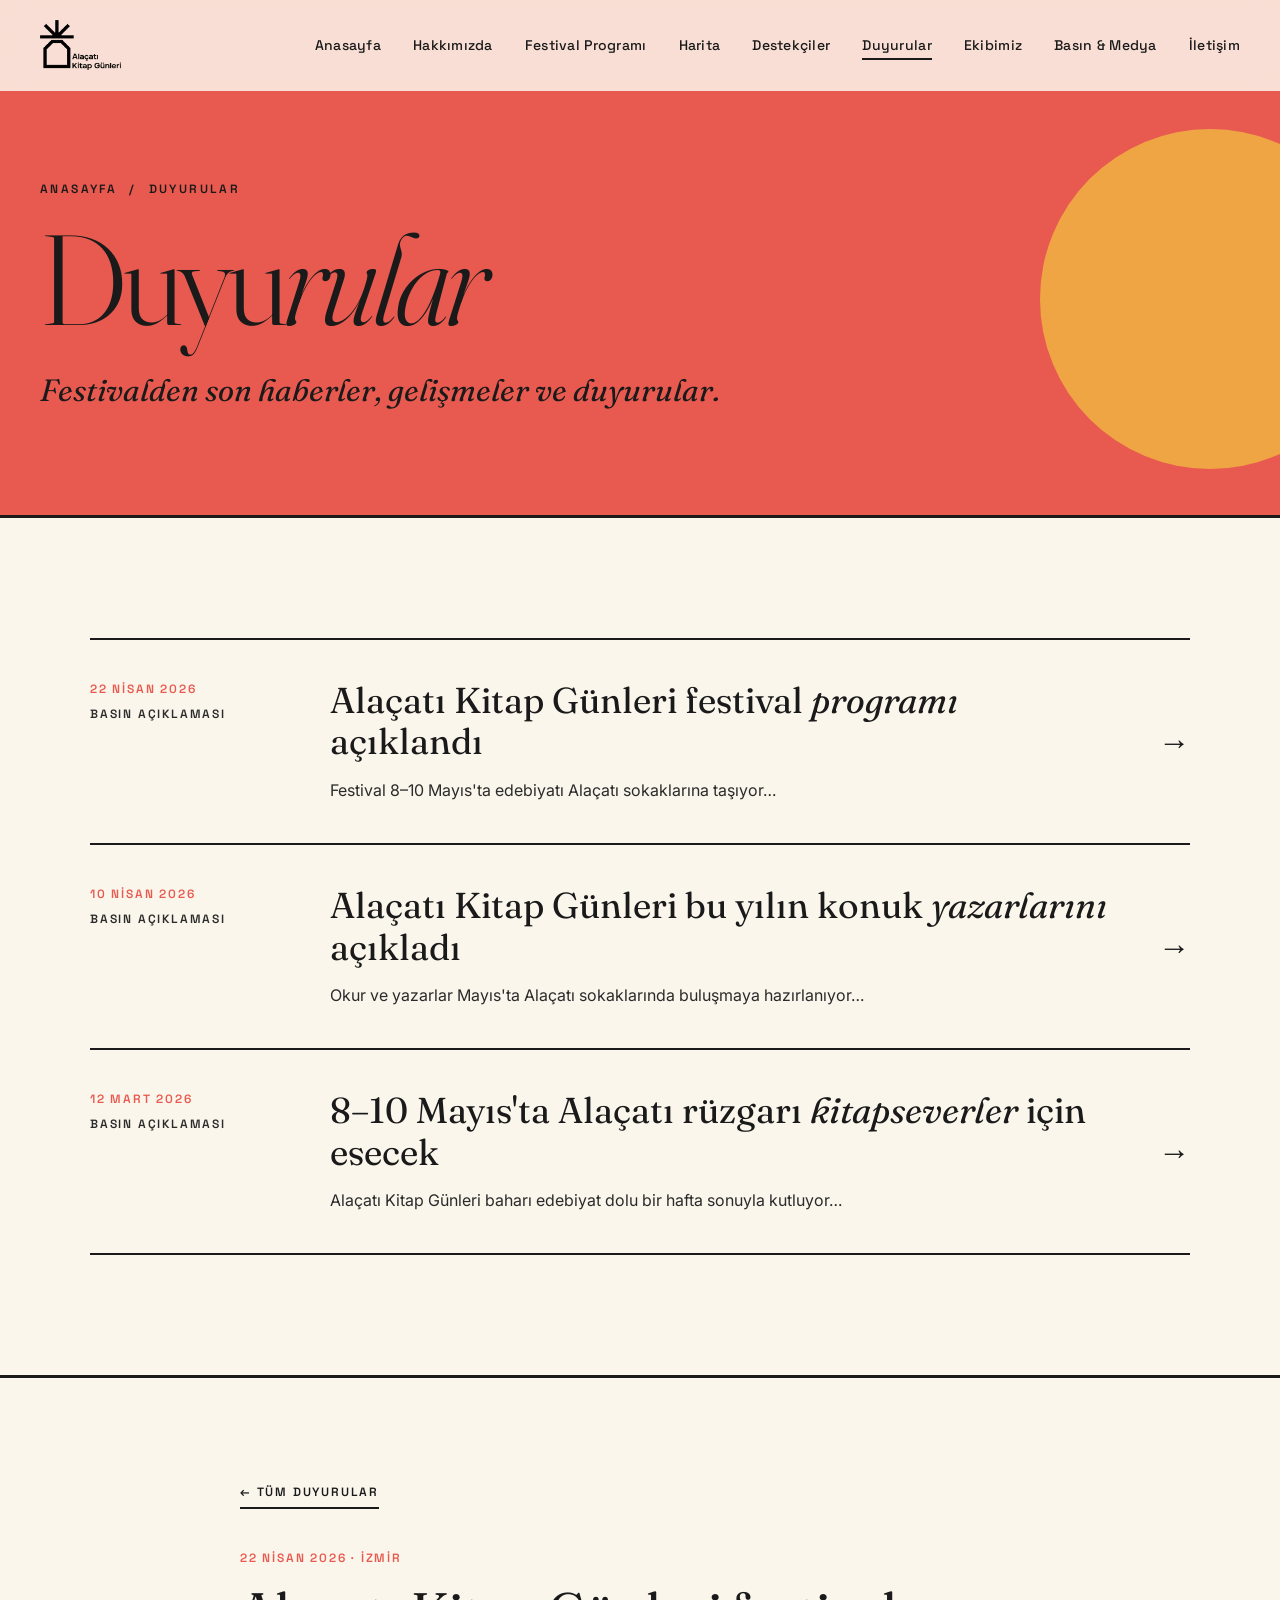
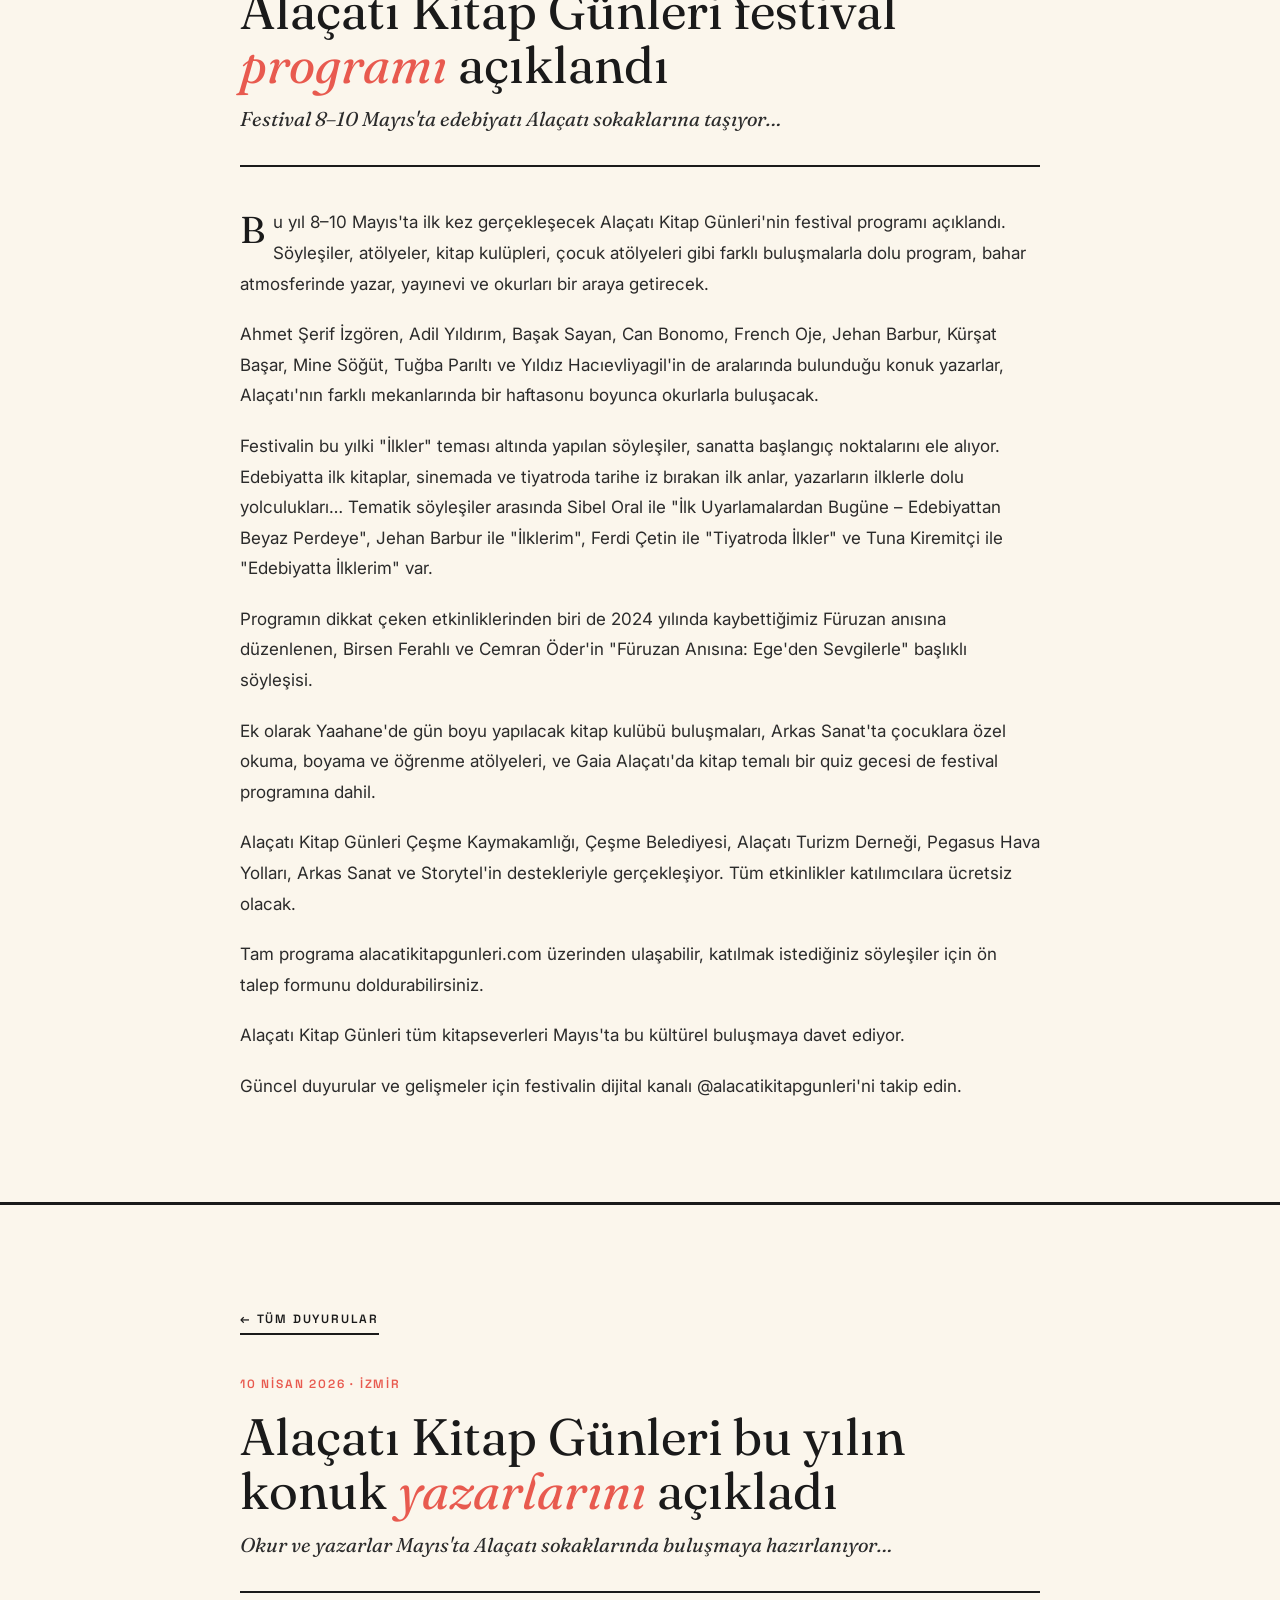
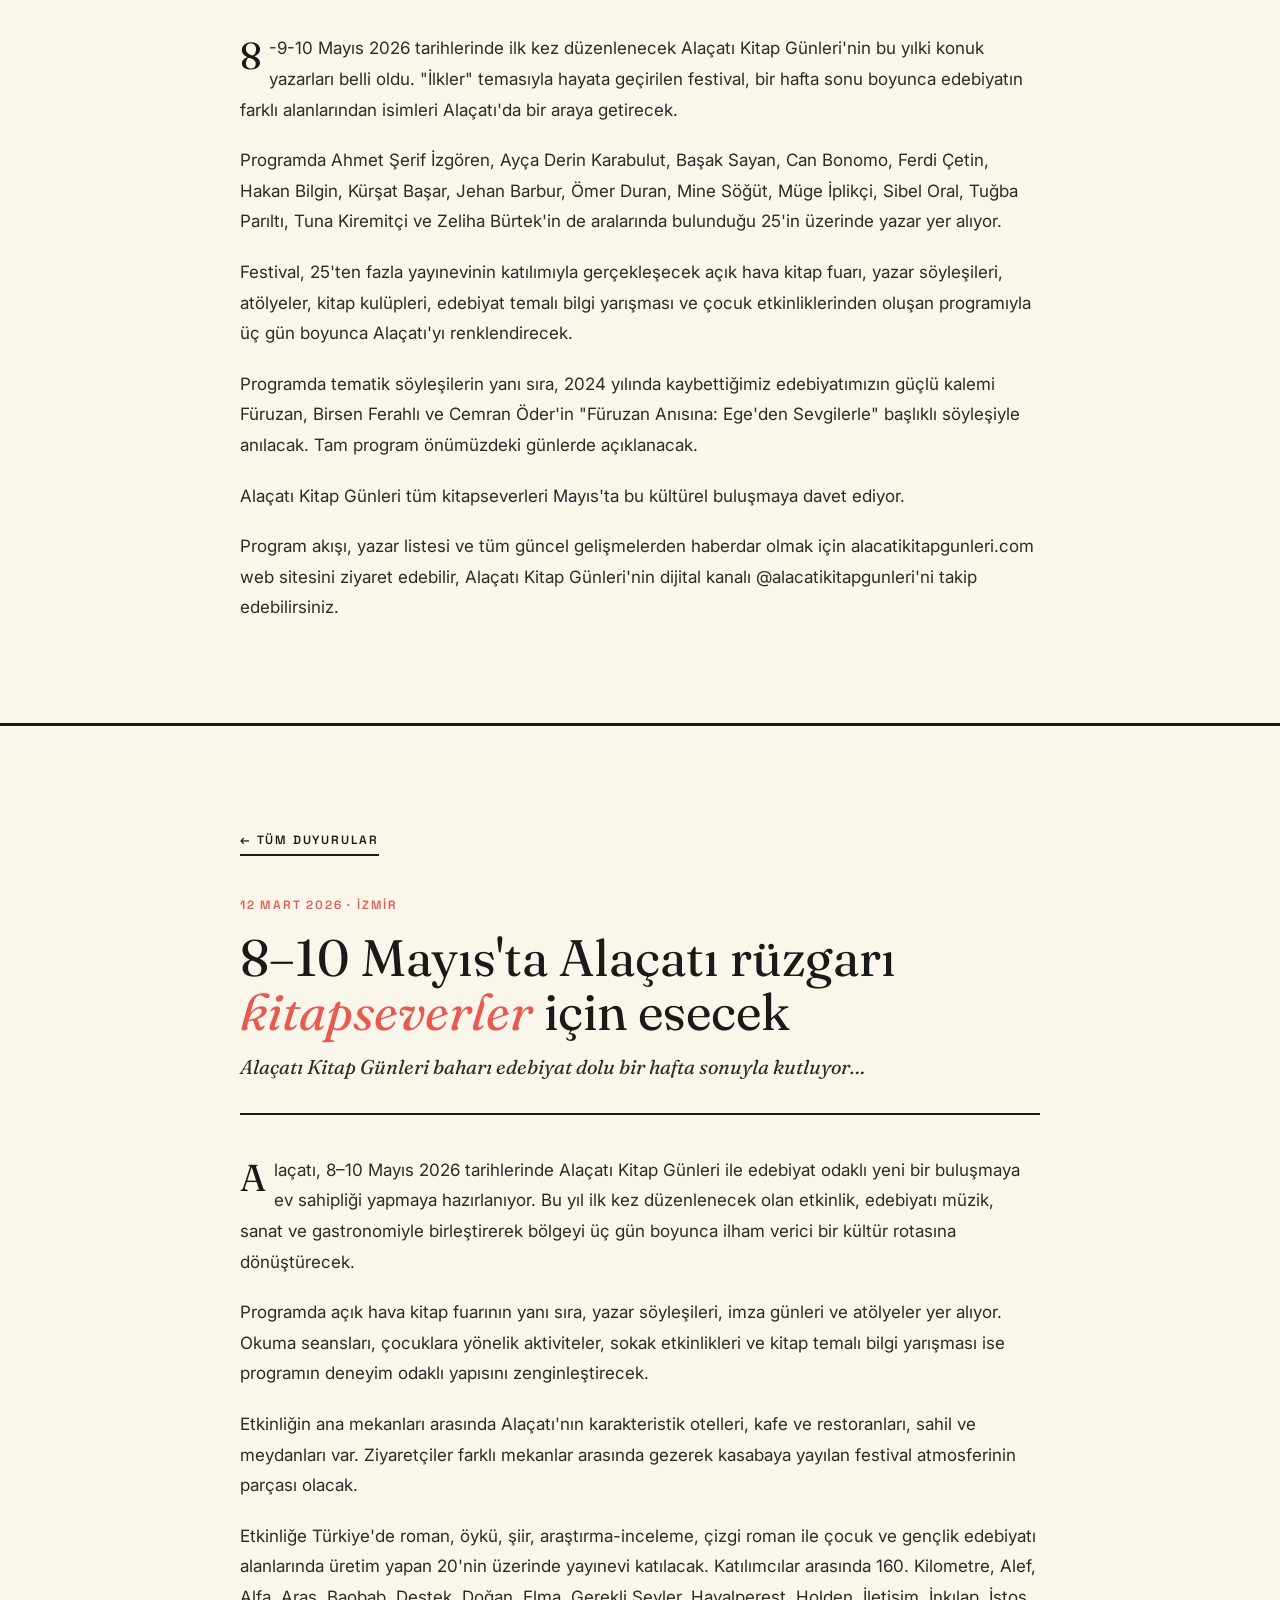
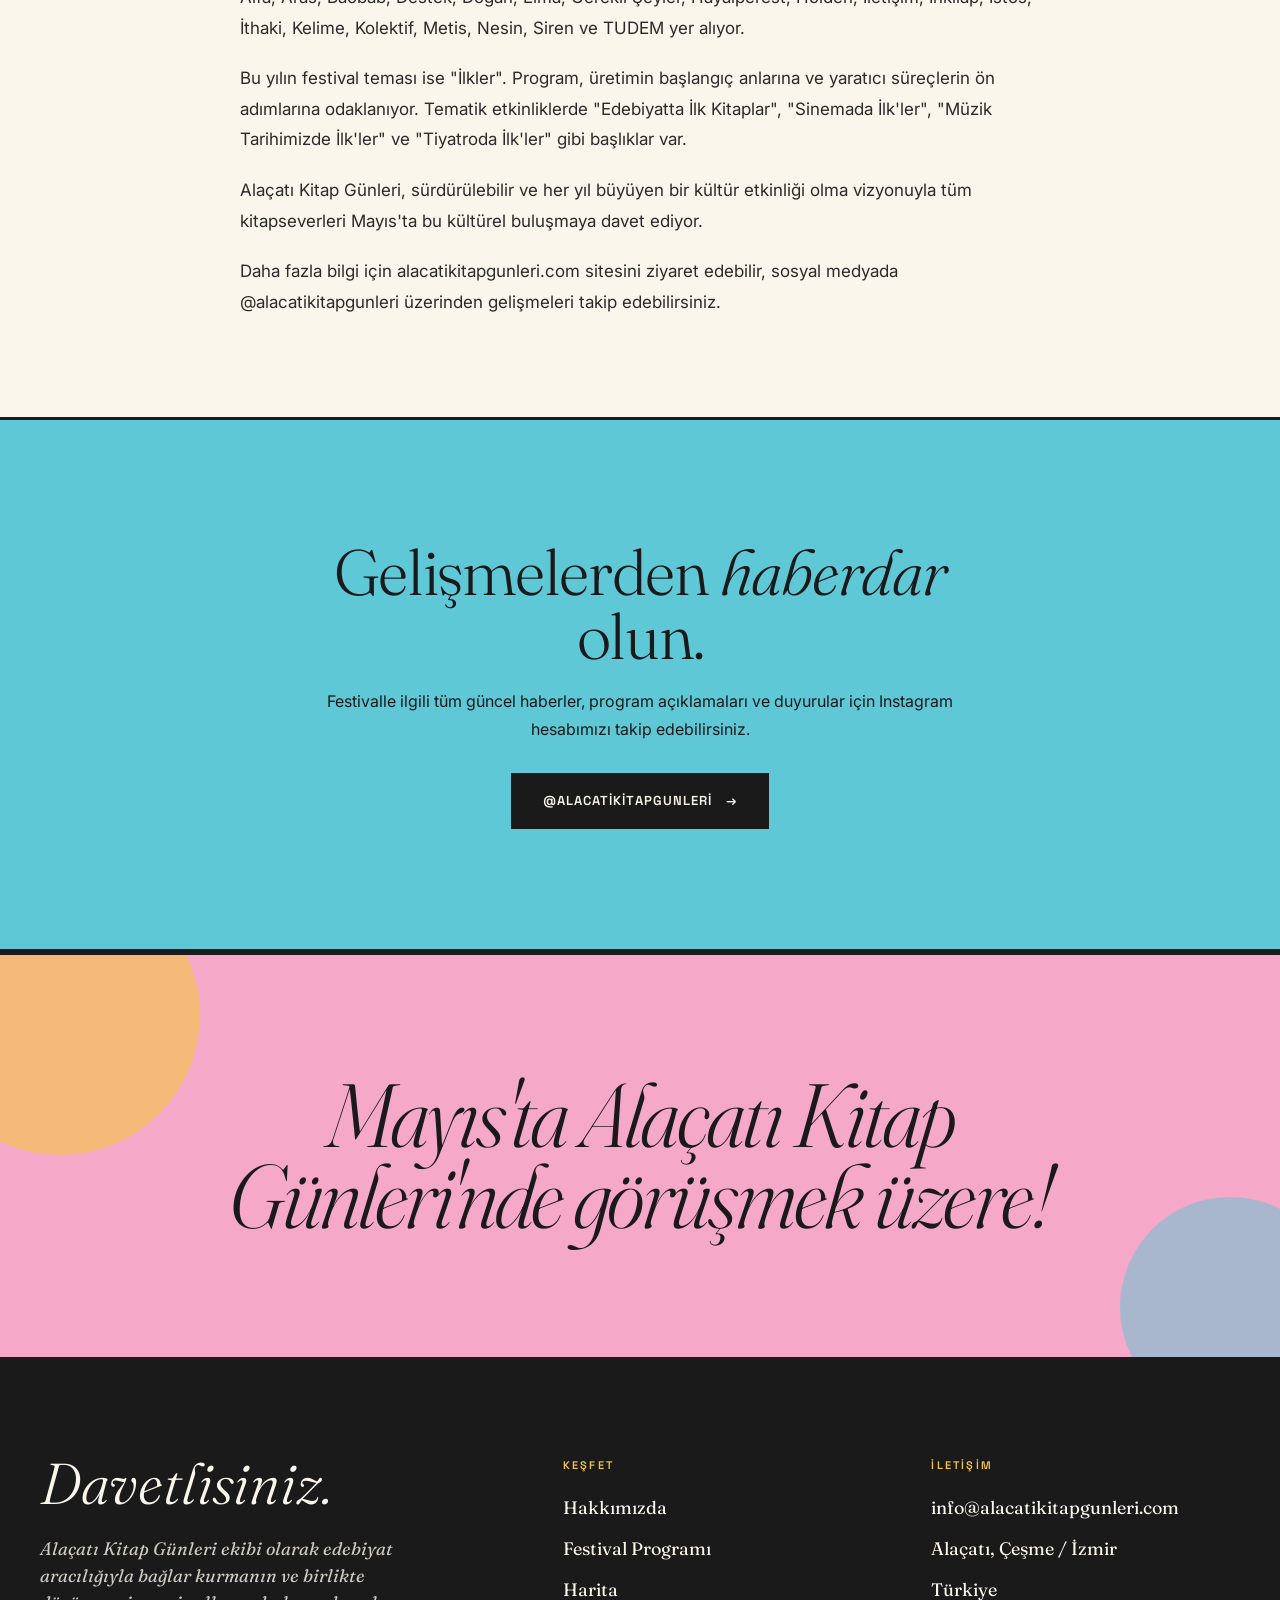
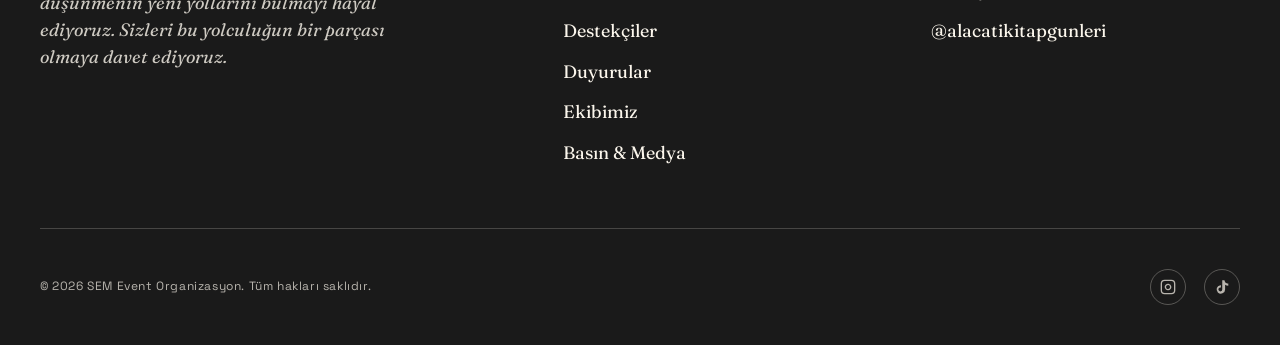
<file: duyurular.html>
<!DOCTYPE html>
<html lang="tr">
<head>
<meta charset="UTF-8" />
<meta name="viewport" content="width=device-width, initial-scale=1.0" />
<title>Duyurular — Alaçatı Kitap Günleri</title>
<meta name="description" content="Alaçatı Kitap Günleri'nden son duyurular, haberler ve gelişmeler." />

<link rel="preconnect" href="https://fonts.googleapis.com">
<link rel="preconnect" href="https://fonts.gstatic.com" crossorigin>
<link href="https://fonts.googleapis.com/css2?family=Fraunces:ital,opsz,wght@0,9..144,300;0,9..144,400;0,9..144,600;0,9..144,800;1,9..144,400&family=Inter:wght@300;400;500;600&family=Space+Grotesk:wght@400;500;700&display=swap" rel="stylesheet">

<style>
:root { --cream:#FBF6EC; --ink:#1A1A1A; --ink-soft:#2B2B2B; --pink:#F5A8C8; --yellow:#F4C542; --turquoise:#5FC8D6; --green:#6FB64A; --orange:#E87B3C; --coral:#E85A4F; --font-display:'Fraunces',Georgia,serif; --font-body:'Inter',system-ui,sans-serif; --font-accent:'Space Grotesk',sans-serif; }
* { margin:0; padding:0; box-sizing:border-box; }
html { scroll-behavior:smooth; }
body { font-family:var(--font-body); background:var(--cream); color:var(--ink); line-height:1.6; overflow-x:hidden; -webkit-font-smoothing:antialiased; }
img { max-width:100%; display:block; }
a { color:inherit; text-decoration:none; }
button { font-family:inherit; cursor:pointer; border:none; background:none; }

.nav { position:fixed; top:0; left:0; right:0; z-index:1000; padding:20px 40px; display:flex; align-items:center; justify-content:space-between; background:rgba(251,246,236,0.85); backdrop-filter:blur(12px); -webkit-backdrop-filter:blur(12px); border-bottom:1px solid transparent; transition:border-color 0.3s ease, padding 0.3s ease; }
.nav.scrolled { border-bottom-color:rgba(26,26,26,0.1); padding:14px 40px; }
.nav-links { display:flex; gap:32px; list-style:none; font-family:var(--font-accent); font-size:14px; font-weight:500; letter-spacing:0.02em; }
.nav-links a { position:relative; padding:6px 0; transition:color 0.2s; }
.nav-links a::after { content:''; position:absolute; bottom:0; left:0; width:0; height:2px; background:var(--ink); transition:width 0.3s ease; }
.nav-links a:hover::after, .nav-links a.active::after { width:100%; }
.nav-toggle { display:none; width:40px; height:40px; flex-direction:column; justify-content:center; align-items:center; gap:5px; }
.nav-toggle span { width:24px; height:2px; background:var(--ink); transition:transform 0.3s, opacity 0.3s; }
.nav-toggle.open span:nth-child(1) { transform:translateY(7px) rotate(45deg); }
.nav-toggle.open span:nth-child(2) { opacity:0; }
.nav-toggle.open span:nth-child(3) { transform:translateY(-7px) rotate(-45deg); }

.page-header { padding:180px 40px 100px; background:var(--coral); border-bottom:3px solid var(--ink); position:relative; overflow:hidden; color:var(--ink); }
.page-header::before { content:''; position:absolute; top:25%; right:-100px; width:340px; height:340px; background:var(--yellow); border-radius:50%; opacity:0.7; }
.page-header::after { content:''; position:absolute; bottom:-80px; left:8%; width:200px; height:60px; background:var(--turquoise); transform:rotate(-6deg); opacity:0.85; }
.page-header-inner { max-width:1200px; margin:0 auto; position:relative; z-index:1; }
.page-breadcrumb { font-family:var(--font-accent); font-size:12px; letter-spacing:0.2em; text-transform:uppercase; font-weight:600; margin-bottom:24px; display:flex; gap:12px; align-items:center; }
.page-title { font-family:var(--font-display); font-size:clamp(60px,10vw,160px); line-height:0.88; letter-spacing:-0.04em; font-weight:300; max-width:1000px; }
.page-title em { font-style:italic; }
.page-subtitle { margin-top:30px; font-family:var(--font-display); font-size:clamp(22px,2.4vw,32px); font-weight:400; font-style:italic; max-width:700px; }

.news-section { padding:120px 40px; background:var(--cream); }
.news-inner { max-width:1100px; margin:0 auto; }
.news-list { display:flex; flex-direction:column; gap:0; }

.news-item { display:grid; grid-template-columns:200px 1fr auto; gap:40px; align-items:start; padding:40px 0; border-bottom:2px solid var(--ink); transition:padding 0.3s; cursor:pointer; }
.news-item:first-child { border-top:2px solid var(--ink); }
.news-item:hover { padding-left:20px; padding-right:20px; }
.news-item:hover h3 em { color:var(--coral); }
.news-meta { font-family:var(--font-accent); font-size:12px; letter-spacing:0.15em; text-transform:uppercase; font-weight:600; }
.news-meta .date { display:block; color:var(--coral); margin-bottom:6px; }
.news-meta .category { color:var(--ink-soft); }
.news-body h3 { font-family:var(--font-display); font-size:clamp(24px,3vw,36px); line-height:1.15; font-weight:400; margin-bottom:14px; }
.news-body h3 em { font-style:italic; transition:color 0.3s; }
.news-body p { font-size:16px; line-height:1.65; color:var(--ink-soft); max-width:640px; }
.news-arrow { font-family:var(--font-display); font-size:32px; line-height:1; align-self:center; transition:transform 0.3s; }
.news-item:hover .news-arrow { transform:translateX(8px); }

/* ARTICLE DETAIL */
.article-detail { padding:100px 40px; background:var(--cream); border-top:3px solid var(--ink); }
.article-detail-inner { max-width:800px; margin:0 auto; }
.article-detail .back { font-family:var(--font-accent); font-size:12px; letter-spacing:0.15em; text-transform:uppercase; font-weight:600; margin-bottom:40px; display:inline-flex; gap:8px; align-items:center; border-bottom:2px solid var(--ink); padding-bottom:4px; transition:gap 0.2s; }
.article-detail .back:hover { gap:14px; }
.article-detail .article-date { font-family:var(--font-accent); font-size:12px; letter-spacing:0.15em; text-transform:uppercase; font-weight:600; color:var(--coral); margin-bottom:16px; }
.article-detail h2 { font-family:var(--font-display); font-size:clamp(32px,4vw,52px); line-height:1.05; font-weight:400; margin-bottom:12px; }
.article-detail h2 em { font-style:italic; color:var(--coral); }
.article-detail .article-sub { font-family:var(--font-display); font-style:italic; font-size:20px; color:var(--ink-soft); margin-bottom:40px; padding-bottom:30px; border-bottom:2px solid var(--ink); }
.article-detail .article-body { font-size:17px; line-height:1.8; color:var(--ink-soft); display:flex; flex-direction:column; gap:20px; }
.article-detail .article-body p:first-child::first-letter { font-family:var(--font-display); font-size:2.2em; float:left; line-height:0.9; padding-right:8px; padding-top:6px; font-weight:400; color:var(--ink); }

.subscribe { padding:120px 40px; background:var(--turquoise); border-top:3px solid var(--ink); border-bottom:3px solid var(--ink); text-align:center; }
.subscribe-inner { max-width:680px; margin:0 auto; }
.subscribe h2 { font-family:var(--font-display); font-size:clamp(36px,5vw,64px); line-height:1; font-weight:300; letter-spacing:-0.02em; margin-bottom:20px; }
.subscribe h2 em { font-style:italic; }
.subscribe p { font-size:16px; line-height:1.7; margin-bottom:30px; }
.subscribe a.btn { display:inline-flex; align-items:center; gap:14px; padding:18px 32px; background:var(--ink); color:var(--cream); font-family:var(--font-accent); font-size:13px; font-weight:600; letter-spacing:0.08em; text-transform:uppercase; transition:transform 0.25s; }
.subscribe a.btn:hover { transform:translate(-3px,-3px); }

.closing { padding:120px 40px; background:var(--pink); text-align:center; border-top:3px solid var(--ink); position:relative; overflow:hidden; }
.closing::before { content:''; position:absolute; top:-80px; left:-80px; width:280px; height:280px; background:var(--yellow); border-radius:50%; opacity:0.6; }
.closing::after { content:''; position:absolute; bottom:-60px; right:-60px; width:220px; height:220px; background:var(--turquoise); border-radius:50%; opacity:0.5; }
.closing-inner { position:relative; z-index:1; max-width:900px; margin:0 auto; }
.closing h2 { font-family:var(--font-display); font-size:clamp(44px,7vw,110px); line-height:0.9; font-weight:300; font-style:italic; letter-spacing:-0.03em; }

.footer { background:var(--ink); color:var(--cream); padding:100px 40px 40px; }
.footer-top { max-width:1200px; margin:0 auto; display:grid; grid-template-columns:1.5fr 1fr 1fr; gap:60px; padding-bottom:60px; border-bottom:1px solid rgba(251,246,236,0.2); }
.footer-brand h3 { font-family:var(--font-display); font-size:clamp(36px,4.5vw,64px); line-height:0.95; font-weight:300; font-style:italic; max-width:500px; }
.footer-brand .tag { margin-top:24px; font-family:var(--font-display); font-style:italic; font-size:18px; opacity:0.8; max-width:380px; line-height:1.5; }
.footer-col h4 { font-family:var(--font-accent); font-size:11px; letter-spacing:0.2em; text-transform:uppercase; font-weight:600; margin-bottom:20px; color:var(--yellow); }
.footer-col ul { list-style:none; display:flex; flex-direction:column; gap:12px; }
.footer-col li { font-family:var(--font-display); font-size:18px; font-weight:400; }
.footer-col a { transition:color 0.2s; }
.footer-col a:hover { color:var(--pink); font-style:italic; }
.footer-bottom { max-width:1200px; margin:40px auto 0; display:flex; justify-content:space-between; align-items:center; flex-wrap:wrap; gap:20px; font-family:var(--font-accent); font-size:12px; letter-spacing:0.05em; opacity:0.7; }
.footer-bottom .socials { display:flex; gap:18px; }
.footer-bottom .socials a { width:36px; height:36px; border:1px solid rgba(251,246,236,0.4); border-radius:50%; display:flex; align-items:center; justify-content:center; transition:background 0.2s, color 0.2s; }
.footer-bottom .socials a:hover { background:var(--yellow); color:var(--ink); border-color:var(--yellow); }

.reveal { opacity:0; transform:translateY(30px); transition:opacity 0.8s ease, transform 0.8s ease; }
.reveal.visible { opacity:1; transform:translateY(0); }

@media (max-width:960px) {
  .nav { padding:16px 24px; }
  .nav-links { position:fixed; top:0; right:0; width:75%; height:100vh; background:var(--cream); flex-direction:column; padding:100px 40px; gap:28px; font-size:22px; transform:translateX(100%); transition:transform 0.35s ease; box-shadow:-8px 0 30px rgba(0,0,0,0.1); }
  .nav-links.open { transform:translateX(0); }
  .nav-toggle { display:flex; z-index:1001; }
  .page-header { padding:140px 24px 70px; }
  .news-section { padding:80px 24px; }
  .news-item { grid-template-columns:1fr; gap:16px; }
  .news-arrow { display:none; }
  .article-detail { padding:80px 24px; }
  .subscribe { padding:80px 24px; }
  .closing { padding:80px 24px; }
  .footer { padding:80px 24px 30px; }
  .footer-top { grid-template-columns:1fr; gap:40px; padding-bottom:40px; }
}
</style>
</head>
<body>

<nav class="nav" id="nav">
  <a href="index.html" class="nav-logo">
    <img src="assets/LOGOLAR/akg-logo.png" alt="Alaçatı Kitap Günleri" style="height:50px;width:auto;" />
  </a>
  <ul class="nav-links" id="navLinks">
    <li><a href="index.html">Anasayfa</a></li>
    <li><a href="hakkimizda.html">Hakkımızda</a></li>
    <li><a href="program.html">Festival Programı</a></li>
    <li><a href="harita.html">Harita</a></li>
    <li><a href="destekciler.html">Destekçiler</a></li>
    <li><a href="duyurular.html" class="active">Duyurular</a></li>
    <li><a href="ekibimiz.html">Ekibimiz</a></li>
    <li><a href="basin.html">Basın &amp; Medya</a></li>
    <li><a href="iletisim.html">İletişim</a></li>
  </ul>
  <button class="nav-toggle" id="navToggle" aria-label="Menü">
    <span></span><span></span><span></span>
  </button>
</nav>

<section class="page-header">
  <div class="page-header-inner">
    <div class="page-breadcrumb">
      <a href="index.html">Anasayfa</a> <span>/</span> <span>Duyurular</span>
    </div>
    <h1 class="page-title">
      Duyu<em>rular</em>
    </h1>
    <p class="page-subtitle">
      Festivalden son haberler, gelişmeler ve duyurular.
    </p>
  </div>
</section>

<section class="news-section">
  <div class="news-inner">
    <div class="news-list reveal">

      <a href="#duyuru3" class="news-item">
        <div class="news-meta">
          <span class="date">22 Nisan 2026</span>
          <span class="category">Basın Açıklaması</span>
        </div>
        <div class="news-body">
          <h3>Alaçatı Kitap Günleri festival <em>programı</em> açıklandı</h3>
          <p>Festival 8–10 Mayıs'ta edebiyatı Alaçatı sokaklarına taşıyor…</p>
        </div>
        <div class="news-arrow">→</div>
      </a>

      <a href="#duyuru2" class="news-item">
        <div class="news-meta">
          <span class="date">10 Nisan 2026</span>
          <span class="category">Basın Açıklaması</span>
        </div>
        <div class="news-body">
          <h3>Alaçatı Kitap Günleri bu yılın konuk <em>yazarlarını</em> açıkladı</h3>
          <p>Okur ve yazarlar Mayıs'ta Alaçatı sokaklarında buluşmaya hazırlanıyor…</p>
        </div>
        <div class="news-arrow">→</div>
      </a>

      <a href="#duyuru1" class="news-item">
        <div class="news-meta">
          <span class="date">12 Mart 2026</span>
          <span class="category">Basın Açıklaması</span>
        </div>
        <div class="news-body">
          <h3>8–10 Mayıs'ta Alaçatı rüzgarı <em>kitapseverler</em> için esecek</h3>
          <p>Alaçatı Kitap Günleri baharı edebiyat dolu bir hafta sonuyla kutluyor…</p>
        </div>
        <div class="news-arrow">→</div>
      </a>

    </div>
  </div>
</section>

<!-- DUYURU 3: 22 Nisan 2026 -->
<section class="article-detail" id="duyuru3">
  <div class="article-detail-inner reveal">
    <a href="#" onclick="window.scrollTo({top:0,behavior:'smooth'});return false;" class="back">← Tüm duyurular</a>
    <div class="article-date">22 Nisan 2026 · İzmir</div>
    <h2>Alaçatı Kitap Günleri festival <em>programı</em> açıklandı</h2>
    <div class="article-sub">Festival 8–10 Mayıs'ta edebiyatı Alaçatı sokaklarına taşıyor…</div>
    <div class="article-body">
      <p>Bu yıl 8–10 Mayıs'ta ilk kez gerçekleşecek Alaçatı Kitap Günleri'nin festival programı açıklandı. Söyleşiler, atölyeler, kitap kulüpleri, çocuk atölyeleri gibi farklı buluşmalarla dolu program, bahar atmosferinde yazar, yayınevi ve okurları bir araya getirecek.</p>
      <p>Ahmet Şerif İzgören, Adil Yıldırım, Başak Sayan, Can Bonomo, French Oje, Jehan Barbur, Kürşat Başar, Mine Söğüt, Tuğba Parıltı ve Yıldız Hacıevliyagil'in de aralarında bulunduğu konuk yazarlar, Alaçatı'nın farklı mekanlarında bir haftasonu boyunca okurlarla buluşacak.</p>
      <p>Festivalin bu yılki "İlkler" teması altında yapılan söyleşiler, sanatta başlangıç noktalarını ele alıyor. Edebiyatta ilk kitaplar, sinemada ve tiyatroda tarihe iz bırakan ilk anlar, yazarların ilklerle dolu yolculukları… Tematik söyleşiler arasında Sibel Oral ile "İlk Uyarlamalardan Bugüne – Edebiyattan Beyaz Perdeye", Jehan Barbur ile "İlklerim", Ferdi Çetin ile "Tiyatroda İlkler" ve Tuna Kiremitçi ile "Edebiyatta İlklerim" var.</p>
      <p>Programın dikkat çeken etkinliklerinden biri de 2024 yılında kaybettiğimiz Füruzan anısına düzenlenen, Birsen Ferahlı ve Cemran Öder'in "Füruzan Anısına: Ege'den Sevgilerle" başlıklı söyleşisi.</p>
      <p>Ek olarak Yaahane'de gün boyu yapılacak kitap kulübü buluşmaları, Arkas Sanat'ta çocuklara özel okuma, boyama ve öğrenme atölyeleri, ve Gaia Alaçatı'da kitap temalı bir quiz gecesi de festival programına dahil.</p>
      <p>Alaçatı Kitap Günleri Çeşme Kaymakamlığı, Çeşme Belediyesi, Alaçatı Turizm Derneği, Pegasus Hava Yolları, Arkas Sanat ve Storytel'in destekleriyle gerçekleşiyor. Tüm etkinlikler katılımcılara ücretsiz olacak.</p>
      <p>Tam programa alacatikitapgunleri.com üzerinden ulaşabilir, katılmak istediğiniz söyleşiler için ön talep formunu doldurabilirsiniz.</p>
      <p>Alaçatı Kitap Günleri tüm kitapseverleri Mayıs'ta bu kültürel buluşmaya davet ediyor.</p>
      <p>Güncel duyurular ve gelişmeler için festivalin dijital kanalı @alacatikitapgunleri'ni takip edin.</p>
    </div>
  </div>
</section>

<!-- DUYURU 2: 10 Nisan 2026 -->
<section class="article-detail" id="duyuru2">
  <div class="article-detail-inner reveal">
    <a href="#" onclick="window.scrollTo({top:0,behavior:'smooth'});return false;" class="back">← Tüm duyurular</a>
    <div class="article-date">10 Nisan 2026 · İzmir</div>
    <h2>Alaçatı Kitap Günleri bu yılın konuk <em>yazarlarını</em> açıkladı</h2>
    <div class="article-sub">Okur ve yazarlar Mayıs'ta Alaçatı sokaklarında buluşmaya hazırlanıyor…</div>
    <div class="article-body">
      <p>8-9-10 Mayıs 2026 tarihlerinde ilk kez düzenlenecek Alaçatı Kitap Günleri'nin bu yılki konuk yazarları belli oldu. "İlkler" temasıyla hayata geçirilen festival, bir hafta sonu boyunca edebiyatın farklı alanlarından isimleri Alaçatı'da bir araya getirecek.</p>
      <p>Programda Ahmet Şerif İzgören, Ayça Derin Karabulut, Başak Sayan, Can Bonomo, Ferdi Çetin, Hakan Bilgin, Kürşat Başar, Jehan Barbur, Ömer Duran, Mine Söğüt, Müge İplikçi, Sibel Oral, Tuğba Parıltı, Tuna Kiremitçi ve Zeliha Bürtek'in de aralarında bulunduğu 25'in üzerinde yazar yer alıyor.</p>
      <p>Festival, 25'ten fazla yayınevinin katılımıyla gerçekleşecek açık hava kitap fuarı, yazar söyleşileri, atölyeler, kitap kulüpleri, edebiyat temalı bilgi yarışması ve çocuk etkinliklerinden oluşan programıyla üç gün boyunca Alaçatı'yı renklendirecek.</p>
      <p>Programda tematik söyleşilerin yanı sıra, 2024 yılında kaybettiğimiz edebiyatımızın güçlü kalemi Füruzan, Birsen Ferahlı ve Cemran Öder'in "Füruzan Anısına: Ege'den Sevgilerle" başlıklı söyleşiyle anılacak. Tam program önümüzdeki günlerde açıklanacak.</p>
      <p>Alaçatı Kitap Günleri tüm kitapseverleri Mayıs'ta bu kültürel buluşmaya davet ediyor.</p>
      <p>Program akışı, yazar listesi ve tüm güncel gelişmelerden haberdar olmak için alacatikitapgunleri.com web sitesini ziyaret edebilir, Alaçatı Kitap Günleri'nin dijital kanalı @alacatikitapgunleri'ni takip edebilirsiniz.</p>
    </div>
  </div>
</section>

<!-- DUYURU 1: 12 Mart 2026 -->
<section class="article-detail" id="duyuru1">
  <div class="article-detail-inner reveal">
    <a href="#" onclick="window.scrollTo({top:0,behavior:'smooth'});return false;" class="back">← Tüm duyurular</a>
    <div class="article-date">12 Mart 2026 · İzmir</div>
    <h2>8–10 Mayıs'ta Alaçatı rüzgarı <em>kitapseverler</em> için esecek</h2>
    <div class="article-sub">Alaçatı Kitap Günleri baharı edebiyat dolu bir hafta sonuyla kutluyor…</div>
    <div class="article-body">
      <p>Alaçatı, 8–10 Mayıs 2026 tarihlerinde Alaçatı Kitap Günleri ile edebiyat odaklı yeni bir buluşmaya ev sahipliği yapmaya hazırlanıyor. Bu yıl ilk kez düzenlenecek olan etkinlik, edebiyatı müzik, sanat ve gastronomiyle birleştirerek bölgeyi üç gün boyunca ilham verici bir kültür rotasına dönüştürecek.</p>
      <p>Programda açık hava kitap fuarının yanı sıra, yazar söyleşileri, imza günleri ve atölyeler yer alıyor. Okuma seansları, çocuklara yönelik aktiviteler, sokak etkinlikleri ve kitap temalı bilgi yarışması ise programın deneyim odaklı yapısını zenginleştirecek.</p>
      <p>Etkinliğin ana mekanları arasında Alaçatı'nın karakteristik otelleri, kafe ve restoranları, sahil ve meydanları var. Ziyaretçiler farklı mekanlar arasında gezerek kasabaya yayılan festival atmosferinin parçası olacak.</p>
      <p>Etkinliğe Türkiye'de roman, öykü, şiir, araştırma-inceleme, çizgi roman ile çocuk ve gençlik edebiyatı alanlarında üretim yapan 20'nin üzerinde yayınevi katılacak. Katılımcılar arasında 160. Kilometre, Alef, Alfa, Aras, Baobab, Destek, Doğan, Elma, Gerekli Şeyler, Hayalperest, Holden, İletişim, İnkılap, İstos, İthaki, Kelime, Kolektif, Metis, Nesin, Siren ve TUDEM yer alıyor.</p>
      <p>Bu yılın festival teması ise "İlkler". Program, üretimin başlangıç anlarına ve yaratıcı süreçlerin ön adımlarına odaklanıyor. Tematik etkinliklerde "Edebiyatta İlk Kitaplar", "Sinemada İlk'ler", "Müzik Tarihimizde İlk'ler" ve "Tiyatroda İlk'ler" gibi başlıklar var.</p>
      <p>Alaçatı Kitap Günleri, sürdürülebilir ve her yıl büyüyen bir kültür etkinliği olma vizyonuyla tüm kitapseverleri Mayıs'ta bu kültürel buluşmaya davet ediyor.</p>
      <p>Daha fazla bilgi için alacatikitapgunleri.com sitesini ziyaret edebilir, sosyal medyada @alacatikitapgunleri üzerinden gelişmeleri takip edebilirsiniz.</p>
    </div>
  </div>
</section>

<section class="subscribe">
  <div class="subscribe-inner">
    <h2>Gelişmelerden <em>haberdar</em> olun.</h2>
    <p>Festivalle ilgili tüm güncel haberler, program açıklamaları ve duyurular için Instagram hesabımızı takip edebilirsiniz.</p>
    <a href="https://instagram.com/alacatikitapgunleri" target="_blank" class="btn">
      @alacatikitapgunleri
      <span>→</span>
    </a>
  </div>
</section>

<section class="closing">
  <div class="closing-inner reveal">
    <h2>Mayıs'ta Alaçatı Kitap<br/>Günleri'nde görüşmek üzere!</h2>
  </div>
</section>

<footer class="footer">
  <div class="footer-top">
    <div class="footer-brand">
      <h3>Davetlisiniz.</h3>
      <p class="tag">
        Alaçatı Kitap Günleri ekibi olarak edebiyat aracılığıyla bağlar kurmanın ve birlikte düşünmenin yeni yollarını bulmayı hayal ediyoruz. Sizleri bu yolculuğun bir parçası olmaya davet ediyoruz.
      </p>
    </div>
    <div class="footer-col">
      <h4>Keşfet</h4>
      <ul>
        <li><a href="hakkimizda.html">Hakkımızda</a></li>
        <li><a href="program.html">Festival Programı</a></li>
        <li><a href="harita.html">Harita</a></li>
    <li><a href="destekciler.html">Destekçiler</a></li>
        <li><a href="duyurular.html">Duyurular</a></li>
        <li><a href="ekibimiz.html">Ekibimiz</a></li>
        <li><a href="basin.html">Basın &amp; Medya</a></li>
      </ul>
    </div>
    <div class="footer-col">
      <h4>İletişim</h4>
      <ul>
        <li>info@alacatikitapgunleri.com</li>
        <li>Alaçatı, Çeşme / İzmir</li>
        <li>Türkiye</li>
        <li><a href="https://instagram.com/alacatikitapgunleri" target="_blank">@alacatikitapgunleri</a></li>
      </ul>
    </div>
  </div>
  <div class="footer-bottom">
    <div>© 2026 SEM Event Organizasyon. Tüm hakları saklıdır.</div>
    <div class="socials">
      <a href="https://instagram.com/alacatikitapgunleri" target="_blank" aria-label="Instagram">
        <svg width="16" height="16" viewBox="0 0 24 24" fill="none" stroke="currentColor" stroke-width="2"><rect x="2" y="2" width="20" height="20" rx="5"/><path d="M16 11.37A4 4 0 1 1 12.63 8 4 4 0 0 1 16 11.37z"/><line x1="17.5" y1="6.5" x2="17.51" y2="6.5"/></svg>
      </a>
      <a href="#" target="_blank" aria-label="TikTok">
        <svg width="16" height="16" viewBox="0 0 24 24" fill="currentColor"><path d="M19.59 6.69a4.83 4.83 0 01-3.77-4.25V2h-3.45v13.67a2.89 2.89 0 01-5.2 1.74 2.89 2.89 0 012.31-4.64 2.93 2.93 0 01.88.13V9.4a6.84 6.84 0 00-1-.05A6.33 6.33 0 005.8 20.1a6.34 6.34 0 0010.86-4.43v-7a8.16 8.16 0 004.77 1.52v-3.4a4.85 4.85 0 01-1.84-.1z"/></svg>
      </a>
    </div>
  </div>
</footer>

<script>
const nav = document.getElementById('nav');
window.addEventListener('scroll', () => { if (window.scrollY > 20) nav.classList.add('scrolled'); else nav.classList.remove('scrolled'); }, { passive: true });
const toggle = document.getElementById('navToggle');
const links = document.getElementById('navLinks');
toggle.addEventListener('click', () => { toggle.classList.toggle('open'); links.classList.toggle('open'); });
links.querySelectorAll('a').forEach(link => { link.addEventListener('click', () => { toggle.classList.remove('open'); links.classList.remove('open'); }); });
const revealEls = document.querySelectorAll('.reveal');
const io = new IntersectionObserver((entries) => { entries.forEach(entry => { if (entry.isIntersecting) { entry.target.classList.add('visible'); io.unobserve(entry.target); } }); }, { threshold: 0.12, rootMargin: '0px 0px -40px 0px' });
revealEls.forEach(el => io.observe(el));
</script>
</body>
</html>
</file>
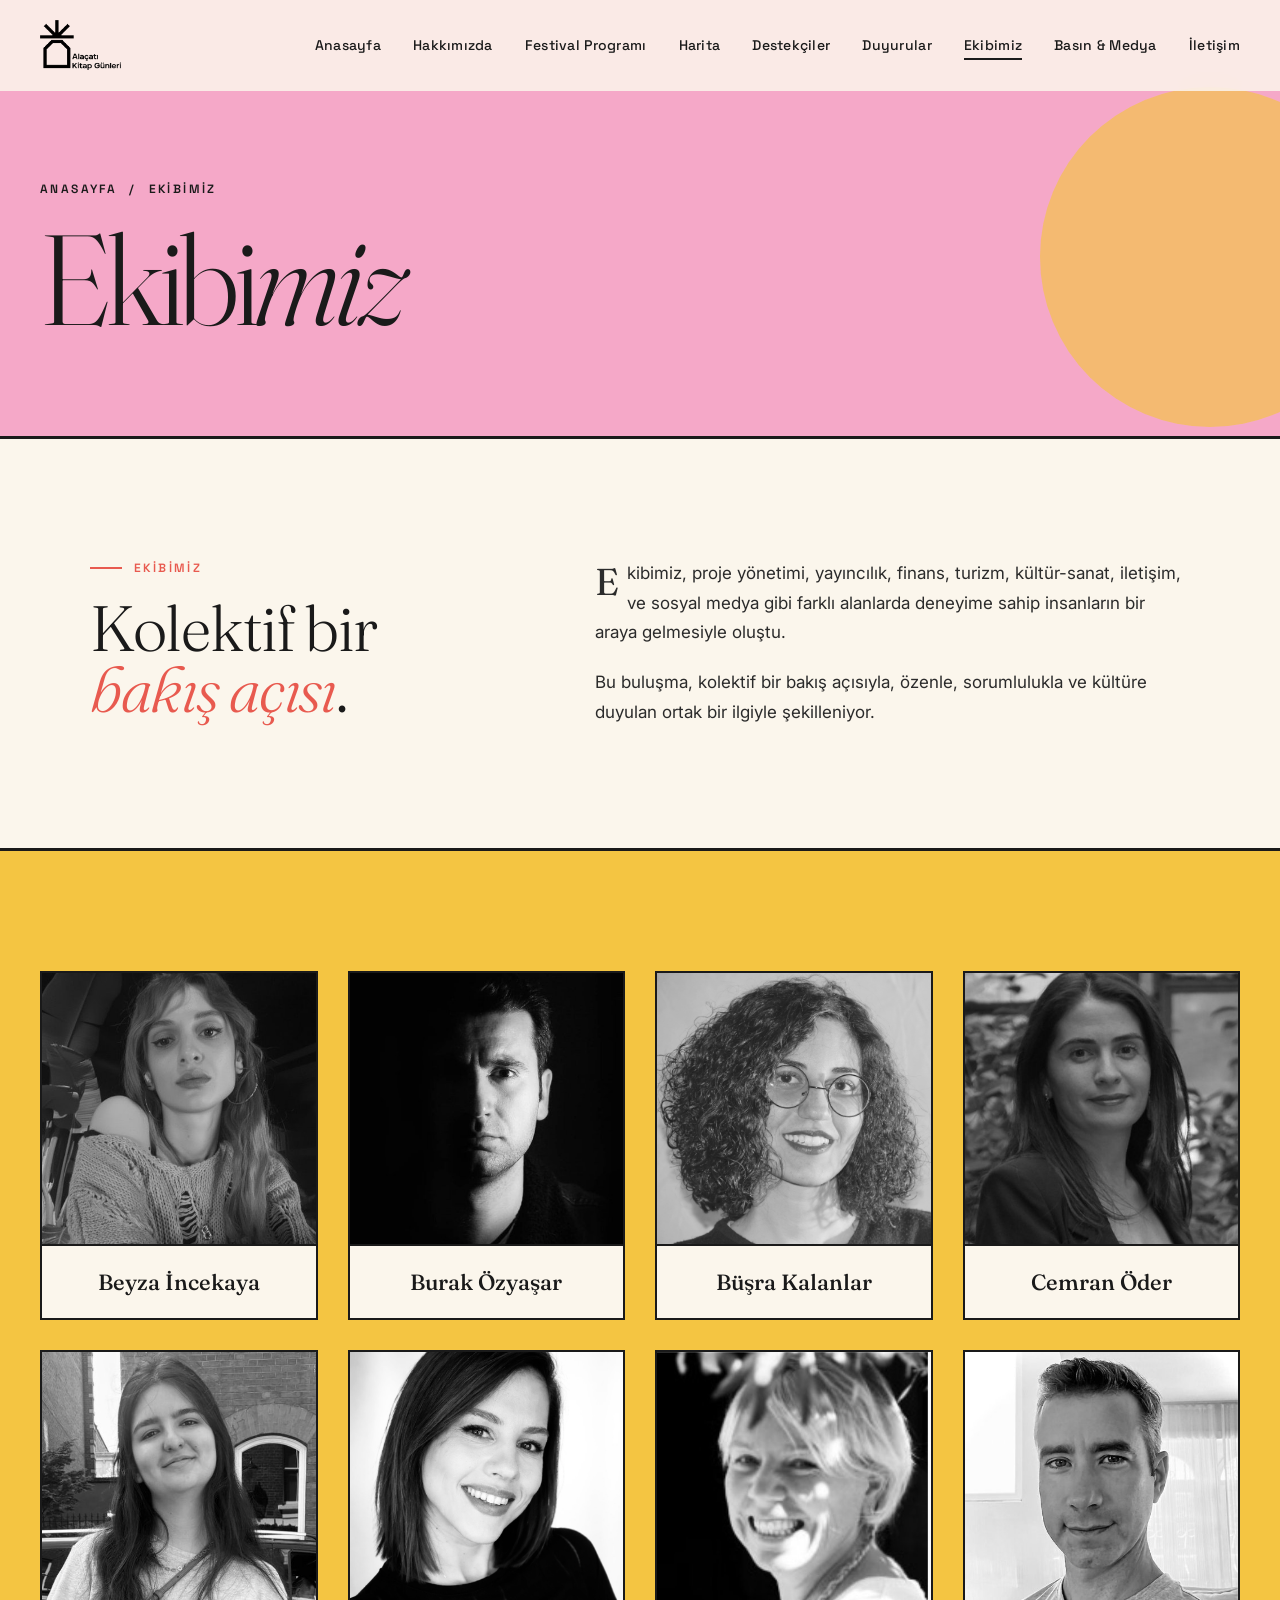
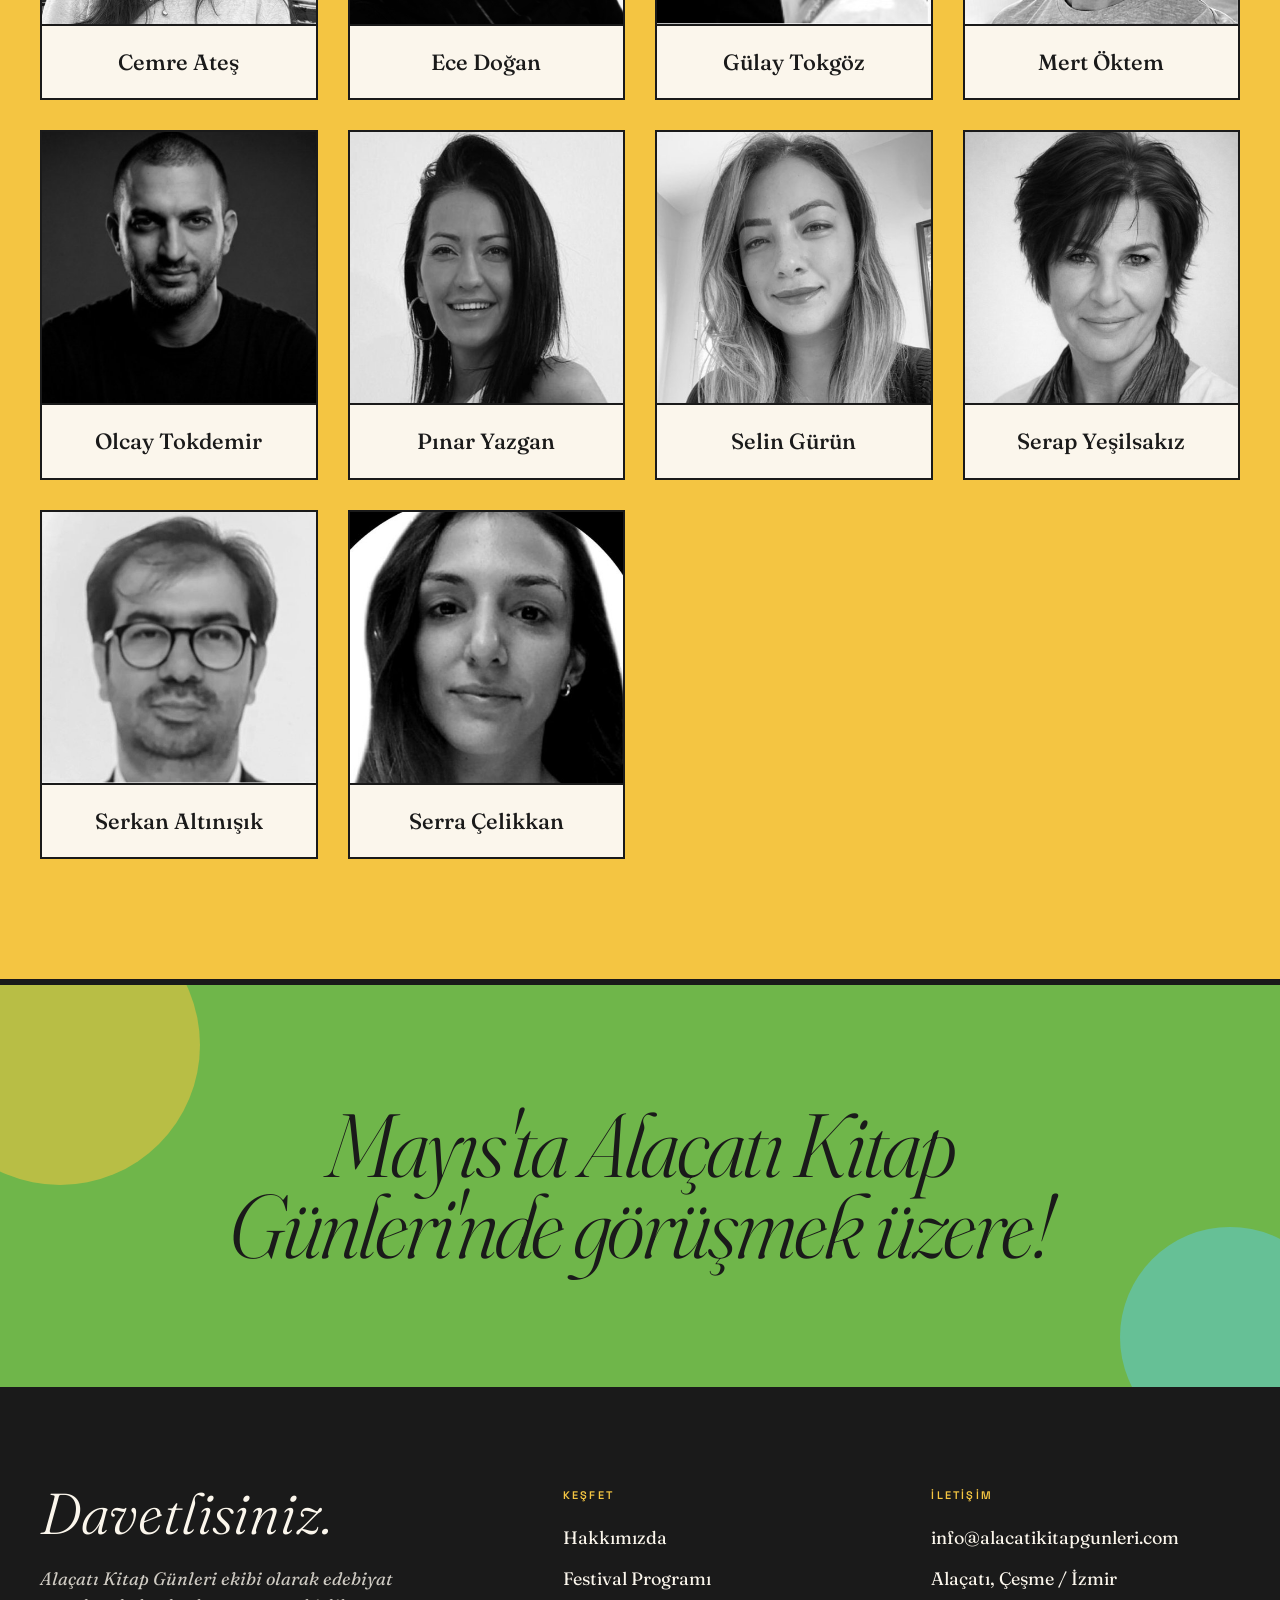
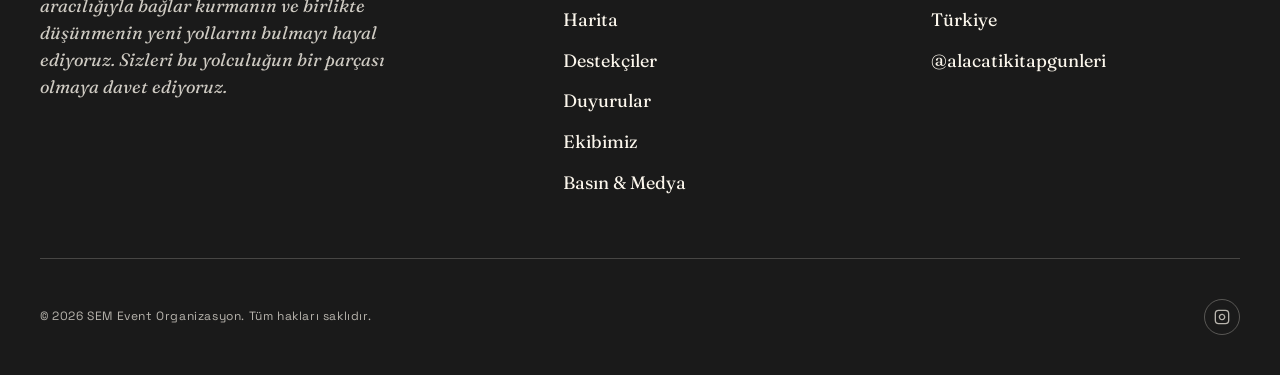
<file: ekibimiz.html>
<!DOCTYPE html>
<html lang="tr">
<head>
<meta charset="UTF-8" />
<meta name="viewport" content="width=device-width, initial-scale=1.0" />
<title>Ekibimiz — Alaçatı Kitap Günleri</title>
<meta name="description" content="Alaçatı Kitap Günleri ekibi. Proje yönetimi, yayıncılık, finans, turizm, kültür-sanat, iletişim ve sosyal medya gibi farklı alanlarda deneyime sahip insanlar." />

<link rel="preconnect" href="https://fonts.googleapis.com">
<link rel="preconnect" href="https://fonts.gstatic.com" crossorigin>
<link href="https://fonts.googleapis.com/css2?family=Fraunces:ital,opsz,wght@0,9..144,300;0,9..144,400;0,9..144,600;0,9..144,800;1,9..144,400&family=Inter:wght@300;400;500;600&family=Space+Grotesk:wght@400;500;700&display=swap" rel="stylesheet">

<style>
:root { --cream:#FBF6EC; --ink:#1A1A1A; --ink-soft:#2B2B2B; --pink:#F5A8C8; --yellow:#F4C542; --turquoise:#5FC8D6; --green:#6FB64A; --orange:#E87B3C; --coral:#E85A4F; --font-display:'Fraunces',Georgia,serif; --font-body:'Inter',system-ui,sans-serif; --font-accent:'Space Grotesk',sans-serif; }
* { margin:0; padding:0; box-sizing:border-box; }
html { scroll-behavior:smooth; }
body { font-family:var(--font-body); background:var(--cream); color:var(--ink); line-height:1.6; overflow-x:hidden; -webkit-font-smoothing:antialiased; }
img { max-width:100%; display:block; }
a { color:inherit; text-decoration:none; }
button { font-family:inherit; cursor:pointer; border:none; background:none; }

.nav { position:fixed; top:0; left:0; right:0; z-index:1000; padding:20px 40px; display:flex; align-items:center; justify-content:space-between; background:rgba(251,246,236,0.85); backdrop-filter:blur(12px); -webkit-backdrop-filter:blur(12px); border-bottom:1px solid transparent; transition:border-color 0.3s ease, padding 0.3s ease; }
.nav.scrolled { border-bottom-color:rgba(26,26,26,0.1); padding:14px 40px; }
.nav-logo img { height:50px; width:auto; display:block; }
.nav-links { display:flex; gap:32px; list-style:none; font-family:var(--font-accent); font-size:14px; font-weight:500; letter-spacing:0.02em; }
.nav-links a { position:relative; padding:6px 0; transition:color 0.2s; }
.nav-links a::after { content:''; position:absolute; bottom:0; left:0; width:0; height:2px; background:var(--ink); transition:width 0.3s ease; }
.nav-links a:hover::after, .nav-links a.active::after { width:100%; }
.nav-toggle { display:none; width:40px; height:40px; flex-direction:column; justify-content:center; align-items:center; gap:5px; }
.nav-toggle span { width:24px; height:2px; background:var(--ink); transition:transform 0.3s, opacity 0.3s; }
.nav-toggle.open span:nth-child(1) { transform:translateY(7px) rotate(45deg); }
.nav-toggle.open span:nth-child(2) { opacity:0; }
.nav-toggle.open span:nth-child(3) { transform:translateY(-7px) rotate(-45deg); }

.page-header { padding:180px 40px 100px; background:var(--pink); border-bottom:3px solid var(--ink); position:relative; overflow:hidden; }
.page-header::before { content:''; position:absolute; top:20%; right:-100px; width:340px; height:340px; background:var(--yellow); border-radius:50%; opacity:0.65; }
.page-header::after { content:''; position:absolute; bottom:-80px; left:8%; width:200px; height:60px; background:var(--turquoise); transform:rotate(-6deg); opacity:0.85; }
.page-header-inner { max-width:1200px; margin:0 auto; position:relative; z-index:1; }
.page-breadcrumb { font-family:var(--font-accent); font-size:12px; letter-spacing:0.2em; text-transform:uppercase; font-weight:600; margin-bottom:24px; display:flex; gap:12px; align-items:center; }
.page-title { font-family:var(--font-display); font-size:clamp(60px,10vw,160px); line-height:0.88; letter-spacing:-0.04em; font-weight:300; max-width:1000px; }
.page-title em { font-style:italic; }
.page-subtitle { margin-top:30px; font-family:var(--font-display); font-size:clamp(22px,2.4vw,32px); font-weight:400; font-style:italic; max-width:700px; }

.intro-block { padding:120px 40px; background:var(--cream); }
.intro-block-inner { max-width:1100px; margin:0 auto; display:grid; grid-template-columns:1fr 1.4fr; gap:80px; align-items:start; }
.intro-block-label { font-family:var(--font-accent); font-size:12px; letter-spacing:0.2em; text-transform:uppercase; font-weight:600; color:var(--coral); margin-bottom:20px; display:flex; align-items:center; gap:12px; }
.intro-block-label::before { content:''; width:32px; height:2px; background:var(--coral); }
.intro-block h2 { font-family:var(--font-display); font-size:clamp(40px,5vw,72px); line-height:0.95; font-weight:300; letter-spacing:-0.02em; }
.intro-block h2 em { font-style:italic; color:var(--coral); }
.intro-block-text { font-size:17px; line-height:1.75; color:var(--ink-soft); display:flex; flex-direction:column; gap:20px; }
.intro-block-text p:first-child::first-letter { font-family:var(--font-display); font-size:2.2em; float:left; line-height:0.9; padding-right:8px; padding-top:6px; font-weight:400; }

.team-section { padding:120px 40px; background:var(--yellow); border-top:3px solid var(--ink); border-bottom:3px solid var(--ink); }
.team-head { max-width:1200px; margin:0 auto 70px; }
.team-head .label { font-family:var(--font-accent); font-size:12px; letter-spacing:0.2em; text-transform:uppercase; font-weight:600; margin-bottom:16px; display:inline-block; padding:6px 14px; background:var(--ink); color:var(--cream); }
.team-head h2 { font-family:var(--font-display); font-size:clamp(40px,5.5vw,80px); line-height:0.9; font-weight:300; letter-spacing:-0.02em; max-width:900px; }
.team-head h2 em { font-style:italic; }

.team-grid { max-width:1200px; margin:0 auto; display:grid; grid-template-columns:repeat(4,1fr); gap:30px; }
.team-card { background:var(--cream); border:2px solid var(--ink); display:flex; flex-direction:column; transition:transform 0.3s, box-shadow 0.3s; }
.team-card:hover { transform:translate(-4px,-4px); box-shadow:6px 6px 0 var(--ink); }
.team-photo { aspect-ratio:1; overflow:hidden; border-bottom:2px solid var(--ink); background:var(--ink); }
.team-photo img { width:100%; height:100%; object-fit:cover; filter:grayscale(100%); transition:transform 0.5s ease; }
.team-card:hover .team-photo img { transform:scale(1.05); }
.team-info { padding:24px 20px; text-align:center; }
.team-info h3 { font-family:var(--font-display); font-size:22px; font-weight:500; line-height:1.1; }

.closing { padding:120px 40px; background:var(--green); text-align:center; border-top:3px solid var(--ink); position:relative; overflow:hidden; }
.closing::before { content:''; position:absolute; top:-80px; left:-80px; width:280px; height:280px; background:var(--yellow); border-radius:50%; opacity:0.55; }
.closing::after { content:''; position:absolute; bottom:-60px; right:-60px; width:220px; height:220px; background:var(--turquoise); border-radius:50%; opacity:0.55; }
.closing-inner { position:relative; z-index:1; max-width:900px; margin:0 auto; }
.closing h2 { font-family:var(--font-display); font-size:clamp(44px,7vw,110px); line-height:0.9; font-weight:300; font-style:italic; letter-spacing:-0.03em; }

.footer { background:var(--ink); color:var(--cream); padding:100px 40px 40px; }
.footer-top { max-width:1200px; margin:0 auto; display:grid; grid-template-columns:1.5fr 1fr 1fr; gap:60px; padding-bottom:60px; border-bottom:1px solid rgba(251,246,236,0.2); }
.footer-brand h3 { font-family:var(--font-display); font-size:clamp(36px,4.5vw,64px); line-height:0.95; font-weight:300; font-style:italic; max-width:500px; }
.footer-brand .tag { margin-top:24px; font-family:var(--font-display); font-style:italic; font-size:18px; opacity:0.8; max-width:380px; line-height:1.5; }
.footer-col h4 { font-family:var(--font-accent); font-size:11px; letter-spacing:0.2em; text-transform:uppercase; font-weight:600; margin-bottom:20px; color:var(--yellow); }
.footer-col ul { list-style:none; display:flex; flex-direction:column; gap:12px; }
.footer-col li { font-family:var(--font-display); font-size:18px; font-weight:400; }
.footer-col a { transition:color 0.2s; }
.footer-col a:hover { color:var(--pink); font-style:italic; }
.footer-bottom { max-width:1200px; margin:40px auto 0; display:flex; justify-content:space-between; align-items:center; flex-wrap:wrap; gap:20px; font-family:var(--font-accent); font-size:12px; letter-spacing:0.05em; opacity:0.7; }
.footer-bottom .socials { display:flex; gap:18px; }
.footer-bottom .socials a { width:36px; height:36px; border:1px solid rgba(251,246,236,0.4); border-radius:50%; display:flex; align-items:center; justify-content:center; transition:background 0.2s, color 0.2s; }
.footer-bottom .socials a:hover { background:var(--yellow); color:var(--ink); border-color:var(--yellow); }

.reveal { opacity:0; transform:translateY(30px); transition:opacity 0.8s ease, transform 0.8s ease; }
.reveal.visible { opacity:1; transform:translateY(0); }

@media (max-width:960px) {
  .nav { padding:16px 24px; }
  .nav-logo img { height:42px; }
  .nav-links { position:fixed; top:0; right:0; width:75%; height:100vh; background:var(--cream); flex-direction:column; padding:100px 40px; gap:28px; font-size:22px; transform:translateX(100%); transition:transform 0.35s ease; box-shadow:-8px 0 30px rgba(0,0,0,0.1); }
  .nav-links.open { transform:translateX(0); }
  .nav-toggle { display:flex; z-index:1001; }
  .page-header { padding:140px 24px 70px; }
  .intro-block { padding:80px 24px; }
  .intro-block-inner { grid-template-columns:1fr; gap:40px; }
  .team-section { padding:80px 24px; }
  .team-grid { grid-template-columns:repeat(2,1fr); gap:20px; }
  .closing { padding:80px 24px; }
  .footer { padding:80px 24px 30px; }
  .footer-top { grid-template-columns:1fr; gap:40px; padding-bottom:40px; }
}
@media (max-width:520px) {
  .team-grid { grid-template-columns:1fr; }
}
</style>
</head>
<body>

<nav class="nav" id="nav">
  <a href="index.html" class="nav-logo">
    <img src="assets/LOGOLAR/akg-logo.png" alt="Alaçatı Kitap Günleri" style="height:50px;width:auto;" />
  </a>
  <ul class="nav-links" id="navLinks">
    <li><a href="index.html">Anasayfa</a></li>
    <li><a href="hakkimizda.html">Hakkımızda</a></li>
    <li><a href="program.html">Festival Programı</a></li>
    <li><a href="harita.html">Harita</a></li>
    <li><a href="destekciler.html">Destekçiler</a></li>
    <li><a href="duyurular.html">Duyurular</a></li>
    <li><a href="ekibimiz.html" class="active">Ekibimiz</a></li>
    <li><a href="basin.html">Basın &amp; Medya</a></li>
    <li><a href="iletisim.html">İletişim</a></li>
  </ul>
  <button class="nav-toggle" id="navToggle" aria-label="Menü">
    <span></span><span></span><span></span>
  </button>
</nav>

<section class="page-header">
  <div class="page-header-inner">
    <div class="page-breadcrumb">
      <a href="index.html">Anasayfa</a> <span>/</span> <span>Ekibimiz</span>
    </div>
    <h1 class="page-title">
      Ekibi<em>miz</em>
    </h1>
  </div>
</section>

<section class="intro-block">
  <div class="intro-block-inner">
    <div class="reveal">
      <div class="intro-block-label">Ekibimiz</div>
      <h2>
        Kolektif bir <em>bakış açısı</em>.
      </h2>
    </div>
    <div class="intro-block-text reveal">
      <p>
        Ekibimiz, proje yönetimi, yayıncılık, finans, turizm, kültür-sanat, iletişim, ve sosyal medya gibi farklı alanlarda deneyime sahip insanların bir araya gelmesiyle oluştu.
      </p>
      <p>
        Bu buluşma, kolektif bir bakış açısıyla, özenle, sorumlulukla ve kültüre duyulan ortak bir ilgiyle şekilleniyor.
      </p>
    </div>
  </div>
</section>

<section class="team-section">
  <div class="team-grid reveal">
    <div class="team-card">
      <div class="team-photo"><img src="assets/team/beyza-incekaya.png" alt="Beyza İncekaya" /></div>
      <div class="team-info"><h3>Beyza İncekaya</h3></div>
    </div>
    <div class="team-card">
      <div class="team-photo"><img src="assets/team/burak-ozyasar.png" alt="Burak Özyaşar" /></div>
      <div class="team-info"><h3>Burak Özyaşar</h3></div>
    </div>
    <div class="team-card">
      <div class="team-photo"><img src="assets/team/busra-kalanlar.jpeg" alt="Büşra Kalanlar" /></div>
      <div class="team-info"><h3>Büşra Kalanlar</h3></div>
    </div>
    <div class="team-card">
      <div class="team-photo"><img src="assets/team/cemran-oder.png" alt="Cemran Öder" /></div>
      <div class="team-info"><h3>Cemran Öder</h3></div>
    </div>
    <div class="team-card">
      <div class="team-photo"><img src="assets/team/cemre-ates.png" alt="Cemre Ateş" /></div>
      <div class="team-info"><h3>Cemre Ateş</h3></div>
    </div>
    <div class="team-card">
      <div class="team-photo"><img src="assets/team/ece-dogan.jpg" alt="Ece Doğan" /></div>
      <div class="team-info"><h3>Ece Doğan</h3></div>
    </div>
    <div class="team-card">
      <div class="team-photo"><img src="assets/team/gulay-tokgoz.png" alt="Gülay Tokgöz" /></div>
      <div class="team-info"><h3>Gülay Tokgöz</h3></div>
    </div>
    <div class="team-card">
      <div class="team-photo"><img src="assets/team/mert-oktem.png" alt="Mert Öktem" /></div>
      <div class="team-info"><h3>Mert Öktem</h3></div>
    </div>
    <div class="team-card">
      <div class="team-photo"><img src="assets/team/olcay-tokdemir.png" alt="Olcay Tokdemir" /></div>
      <div class="team-info"><h3>Olcay Tokdemir</h3></div>
    </div>
    <div class="team-card">
      <div class="team-photo"><img src="assets/team/pinar-yazgan.png" alt="Pınar Yazgan" /></div>
      <div class="team-info"><h3>Pınar Yazgan</h3></div>
    </div>
    <div class="team-card">
      <div class="team-photo"><img src="assets/team/selin-gurun.png" alt="Selin Gürün" /></div>
      <div class="team-info"><h3>Selin Gürün</h3></div>
    </div>
    <div class="team-card">
      <div class="team-photo"><img src="assets/team/serap-yesilsakiz.png" alt="Serap Yeşilsakız" /></div>
      <div class="team-info"><h3>Serap Yeşilsakız</h3></div>
    </div>
    <div class="team-card">
      <div class="team-photo"><img src="assets/team/serkan-altinisik.png" alt="Serkan Altınışık" /></div>
      <div class="team-info"><h3>Serkan Altınışık</h3></div>
    </div>
    <div class="team-card">
      <div class="team-photo"><img src="assets/team/serra-celikkan.png" alt="Serra Çelikkan" /></div>
      <div class="team-info"><h3>Serra Çelikkan</h3></div>
    </div>
  </div>
</section>

<section class="closing">
  <div class="closing-inner reveal">
    <h2>Mayıs'ta Alaçatı Kitap<br/>Günleri'nde görüşmek üzere!</h2>
  </div>
</section>

<footer class="footer">
  <div class="footer-top">
    <div class="footer-brand">
      <h3>Davetlisiniz.</h3>
      <p class="tag">
        Alaçatı Kitap Günleri ekibi olarak edebiyat aracılığıyla bağlar kurmanın ve birlikte düşünmenin yeni yollarını bulmayı hayal ediyoruz. Sizleri bu yolculuğun bir parçası olmaya davet ediyoruz.
      </p>
    </div>
    <div class="footer-col">
      <h4>Keşfet</h4>
      <ul>
        <li><a href="hakkimizda.html">Hakkımızda</a></li>
        <li><a href="program.html">Festival Programı</a></li>
        <li><a href="harita.html">Harita</a></li>
    <li><a href="destekciler.html">Destekçiler</a></li>
        <li><a href="duyurular.html">Duyurular</a></li>
        <li><a href="ekibimiz.html">Ekibimiz</a></li>
        <li><a href="basin.html">Basın &amp; Medya</a></li>
      </ul>
    </div>
    <div class="footer-col">
      <h4>İletişim</h4>
      <ul>
        <li>info@alacatikitapgunleri.com</li>
        <li>Alaçatı, Çeşme / İzmir</li>
        <li>Türkiye</li>
        <li><a href="https://instagram.com/alacatikitapgunleri" target="_blank">@alacatikitapgunleri</a></li>
      </ul>
    </div>
  </div>
  <div class="footer-bottom">
    <div>© 2026 SEM Event Organizasyon. Tüm hakları saklıdır.</div>
    <div class="socials">
      <a href="https://instagram.com/alacatikitapgunleri" target="_blank" aria-label="Instagram">
        <svg width="16" height="16" viewBox="0 0 24 24" fill="none" stroke="currentColor" stroke-width="2"><rect x="2" y="2" width="20" height="20" rx="5"/><path d="M16 11.37A4 4 0 1 1 12.63 8 4 4 0 0 1 16 11.37z"/><line x1="17.5" y1="6.5" x2="17.51" y2="6.5"/></svg>
      </a>
    </div>
  </div>
</footer>

<script>
const nav = document.getElementById('nav');
window.addEventListener('scroll', () => { if (window.scrollY > 20) nav.classList.add('scrolled'); else nav.classList.remove('scrolled'); }, { passive: true });
const toggle = document.getElementById('navToggle');
const links = document.getElementById('navLinks');
toggle.addEventListener('click', () => { toggle.classList.toggle('open'); links.classList.toggle('open'); });
links.querySelectorAll('a').forEach(link => { link.addEventListener('click', () => { toggle.classList.remove('open'); links.classList.remove('open'); }); });
const revealEls = document.querySelectorAll('.reveal');
const io = new IntersectionObserver((entries) => { entries.forEach(entry => { if (entry.isIntersecting) { entry.target.classList.add('visible'); io.unobserve(entry.target); } }); }, { threshold: 0.12, rootMargin: '0px 0px -40px 0px' });
revealEls.forEach(el => io.observe(el));
</script>
</body>
</html>
</file>
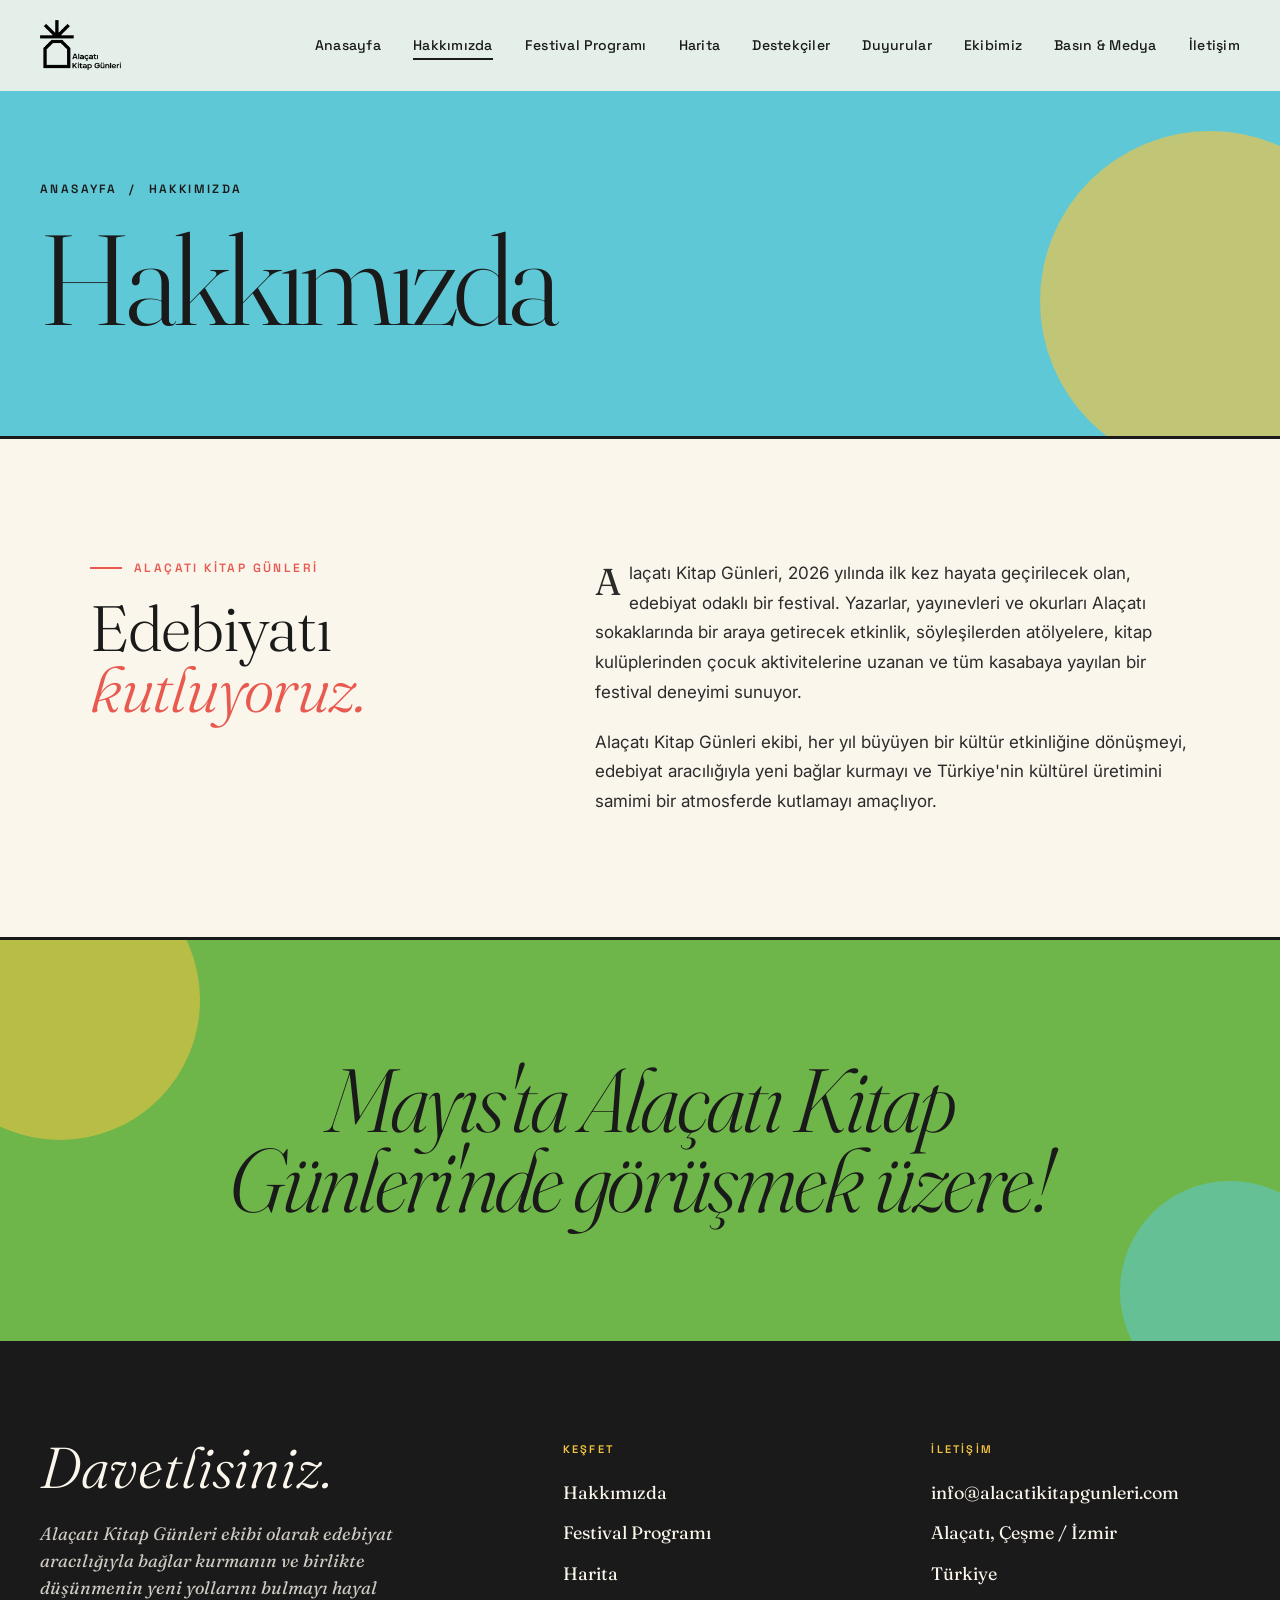
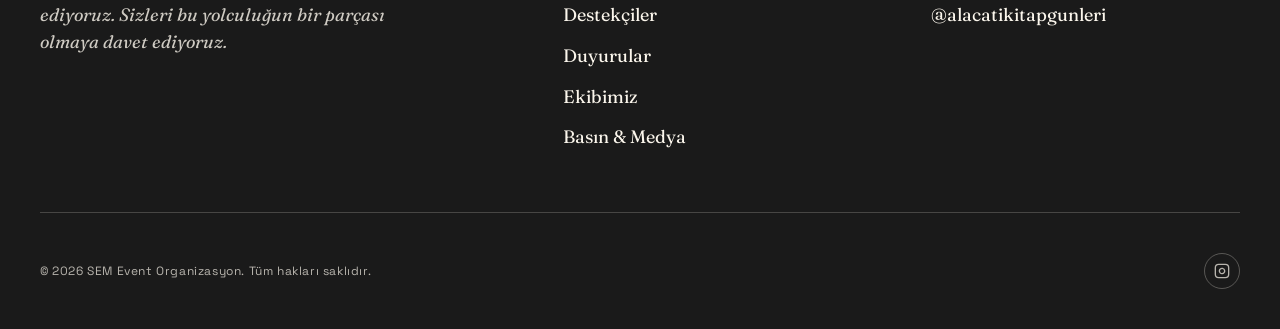
<file: hakkimizda.html>
<!DOCTYPE html>
<html lang="tr">
<head>
<meta charset="UTF-8" />
<meta name="viewport" content="width=device-width, initial-scale=1.0" />
<title>Hakkımızda — Alaçatı Kitap Günleri</title>
<meta name="description" content="Alaçatı Kitap Günleri hakkında. Edebiyatı merkezine alan; müzik, sanat, gastronomi ve yaşam kültürü ile bir araya getiren çok disiplinli bir etkinlik." />

<link rel="preconnect" href="https://fonts.googleapis.com">
<link rel="preconnect" href="https://fonts.gstatic.com" crossorigin>
<link href="https://fonts.googleapis.com/css2?family=Fraunces:ital,opsz,wght@0,9..144,300;0,9..144,400;0,9..144,600;0,9..144,800;1,9..144,400&family=Inter:wght@300;400;500;600&family=Space+Grotesk:wght@400;500;700&display=swap" rel="stylesheet">

<style>
:root { --cream:#FBF6EC; --ink:#1A1A1A; --ink-soft:#2B2B2B; --pink:#F5A8C8; --yellow:#F4C542; --turquoise:#5FC8D6; --green:#6FB64A; --orange:#E87B3C; --coral:#E85A4F; --font-display:'Fraunces',Georgia,serif; --font-body:'Inter',system-ui,sans-serif; --font-accent:'Space Grotesk',sans-serif; }
* { margin:0; padding:0; box-sizing:border-box; }
html { scroll-behavior:smooth; }
body { font-family:var(--font-body); background:var(--cream); color:var(--ink); line-height:1.6; overflow-x:hidden; -webkit-font-smoothing:antialiased; }
img { max-width:100%; display:block; }
a { color:inherit; text-decoration:none; }
button { font-family:inherit; cursor:pointer; border:none; background:none; }

.nav { position:fixed; top:0; left:0; right:0; z-index:1000; padding:20px 40px; display:flex; align-items:center; justify-content:space-between; background:rgba(251,246,236,0.85); backdrop-filter:blur(12px); -webkit-backdrop-filter:blur(12px); border-bottom:1px solid transparent; transition:border-color 0.3s ease, padding 0.3s ease; }
.nav.scrolled { border-bottom-color:rgba(26,26,26,0.1); padding:14px 40px; }
.nav-logo img { height:50px; width:auto; display:block; }
.nav-links { display:flex; gap:32px; list-style:none; font-family:var(--font-accent); font-size:14px; font-weight:500; letter-spacing:0.02em; }
.nav-links a { position:relative; padding:6px 0; transition:color 0.2s; }
.nav-links a::after { content:''; position:absolute; bottom:0; left:0; width:0; height:2px; background:var(--ink); transition:width 0.3s ease; }
.nav-links a:hover::after, .nav-links a.active::after { width:100%; }
.nav-toggle { display:none; width:40px; height:40px; flex-direction:column; justify-content:center; align-items:center; gap:5px; }
.nav-toggle span { width:24px; height:2px; background:var(--ink); transition:transform 0.3s, opacity 0.3s; }
.nav-toggle.open span:nth-child(1) { transform:translateY(7px) rotate(45deg); }
.nav-toggle.open span:nth-child(2) { opacity:0; }
.nav-toggle.open span:nth-child(3) { transform:translateY(-7px) rotate(-45deg); }

.page-header { padding:180px 40px 100px; background:var(--turquoise); border-bottom:3px solid var(--ink); position:relative; overflow:hidden; }
.page-header::before { content:''; position:absolute; top:30%; right:-100px; width:340px; height:340px; background:var(--yellow); border-radius:50%; opacity:0.65; }
.page-header::after { content:''; position:absolute; bottom:-80px; left:8%; width:200px; height:60px; background:var(--pink); transform:rotate(-6deg); opacity:0.85; }
.page-header-inner { max-width:1200px; margin:0 auto; position:relative; z-index:1; }
.page-breadcrumb { font-family:var(--font-accent); font-size:12px; letter-spacing:0.2em; text-transform:uppercase; font-weight:600; margin-bottom:24px; display:flex; gap:12px; align-items:center; }
.page-title { font-family:var(--font-display); font-size:clamp(60px,10vw,160px); line-height:0.88; letter-spacing:-0.04em; font-weight:300; max-width:1000px; }
.page-title em { font-style:italic; }
.page-subtitle { margin-top:30px; font-family:var(--font-display); font-size:clamp(22px,2.4vw,32px); font-weight:400; font-style:italic; max-width:700px; }

.about { padding:120px 40px; background:var(--cream); }
.about-grid { max-width:1100px; margin:0 auto; display:grid; grid-template-columns:1fr 1.4fr; gap:80px; align-items:start; }
.about-label { font-family:var(--font-accent); font-size:12px; letter-spacing:0.2em; text-transform:uppercase; font-weight:600; color:var(--coral); margin-bottom:20px; display:flex; align-items:center; gap:12px; }
.about-label::before { content:''; width:32px; height:2px; background:var(--coral); }
.about-title { font-family:var(--font-display); font-size:clamp(40px,5vw,72px); line-height:0.95; font-weight:300; letter-spacing:-0.02em; }
.about-title em { font-style:italic; color:var(--coral); }
.about-text { font-size:17px; line-height:1.75; color:var(--ink-soft); display:flex; flex-direction:column; gap:20px; }
.about-text em { font-style:italic; color:var(--coral); font-weight:500; }
.about-text p:first-child::first-letter { font-family:var(--font-display); font-size:2.2em; float:left; line-height:0.9; padding-right:8px; padding-top:6px; font-weight:400; }

.pillars { padding:120px 40px; background:var(--yellow); border-top:3px solid var(--ink); border-bottom:3px solid var(--ink); }
.pillars-head { max-width:1100px; margin:0 auto 60px; }
.pillars-head .label { font-family:var(--font-accent); font-size:12px; letter-spacing:0.2em; text-transform:uppercase; font-weight:600; margin-bottom:16px; display:inline-block; padding:6px 14px; background:var(--ink); color:var(--cream); }
.pillars-head h2 { font-family:var(--font-display); font-size:clamp(40px,5.5vw,80px); line-height:0.9; font-weight:300; letter-spacing:-0.02em; max-width:900px; }
.pillars-head h2 em { font-style:italic; }
.pillars-grid { max-width:1100px; margin:0 auto; display:grid; grid-template-columns:repeat(2,1fr); gap:30px; }
.pillar { padding:36px 32px; background:var(--cream); border:2px solid var(--ink); display:flex; flex-direction:column; gap:16px; transition:transform 0.3s, box-shadow 0.3s; }
.pillar:hover { transform:translate(-4px,-4px); box-shadow:6px 6px 0 var(--ink); }
.pillar .num { font-family:var(--font-display); font-style:italic; font-size:36px; font-weight:300; line-height:1; color:var(--coral); }
.pillar h3 { font-family:var(--font-display); font-size:28px; font-weight:500; line-height:1.1; }
.pillar p { font-size:15px; line-height:1.6; color:var(--ink-soft); }

.theme { padding:120px 40px; background:var(--pink); border-bottom:3px solid var(--ink); }
.theme-inner { max-width:1100px; margin:0 auto; display:grid; grid-template-columns:1fr 1.4fr; gap:60px; align-items:start; }
.theme-head h2 { font-family:var(--font-display); font-size:clamp(40px,5.5vw,80px); line-height:0.9; font-weight:300; letter-spacing:-0.02em; }
.theme-head h2 em { font-style:italic; color:var(--coral); }
.theme-content { font-size:17px; line-height:1.75; display:flex; flex-direction:column; gap:20px; }
.theme-content em { font-style:italic; color:var(--coral); font-weight:500; }
.theme-content a { border-bottom:1px solid var(--ink); }

.closing { padding:120px 40px; background:var(--green); text-align:center; border-top:3px solid var(--ink); position:relative; overflow:hidden; }
.closing::before { content:''; position:absolute; top:-80px; left:-80px; width:280px; height:280px; background:var(--yellow); border-radius:50%; opacity:0.55; }
.closing::after { content:''; position:absolute; bottom:-60px; right:-60px; width:220px; height:220px; background:var(--turquoise); border-radius:50%; opacity:0.55; }
.closing-inner { position:relative; z-index:1; max-width:900px; margin:0 auto; }
.closing h2 { font-family:var(--font-display); font-size:clamp(44px,7vw,110px); line-height:0.9; font-weight:300; font-style:italic; letter-spacing:-0.03em; }

.footer { background:var(--ink); color:var(--cream); padding:100px 40px 40px; }
.footer-top { max-width:1200px; margin:0 auto; display:grid; grid-template-columns:1.5fr 1fr 1fr; gap:60px; padding-bottom:60px; border-bottom:1px solid rgba(251,246,236,0.2); }
.footer-brand h3 { font-family:var(--font-display); font-size:clamp(36px,4.5vw,64px); line-height:0.95; font-weight:300; font-style:italic; max-width:500px; }
.footer-brand .tag { margin-top:24px; font-family:var(--font-display); font-style:italic; font-size:18px; opacity:0.8; max-width:380px; line-height:1.5; }
.footer-col h4 { font-family:var(--font-accent); font-size:11px; letter-spacing:0.2em; text-transform:uppercase; font-weight:600; margin-bottom:20px; color:var(--yellow); }
.footer-col ul { list-style:none; display:flex; flex-direction:column; gap:12px; }
.footer-col li { font-family:var(--font-display); font-size:18px; font-weight:400; }
.footer-col a { transition:color 0.2s; }
.footer-col a:hover { color:var(--pink); font-style:italic; }
.footer-bottom { max-width:1200px; margin:40px auto 0; display:flex; justify-content:space-between; align-items:center; flex-wrap:wrap; gap:20px; font-family:var(--font-accent); font-size:12px; letter-spacing:0.05em; opacity:0.7; }
.footer-bottom .socials { display:flex; gap:18px; }
.footer-bottom .socials a { width:36px; height:36px; border:1px solid rgba(251,246,236,0.4); border-radius:50%; display:flex; align-items:center; justify-content:center; transition:background 0.2s, color 0.2s; }
.footer-bottom .socials a:hover { background:var(--yellow); color:var(--ink); border-color:var(--yellow); }

.reveal { opacity:0; transform:translateY(30px); transition:opacity 0.8s ease, transform 0.8s ease; }
.reveal.visible { opacity:1; transform:translateY(0); }

@media (max-width:960px) {
  .nav { padding:16px 24px; }
  .nav-logo img { height:42px; }
  .nav-links { position:fixed; top:0; right:0; width:75%; height:100vh; background:var(--cream); flex-direction:column; padding:100px 40px; gap:28px; font-size:22px; transform:translateX(100%); transition:transform 0.35s ease; box-shadow:-8px 0 30px rgba(0,0,0,0.1); }
  .nav-links.open { transform:translateX(0); }
  .nav-toggle { display:flex; z-index:1001; }
  .page-header { padding:140px 24px 70px; }
  .about { padding:80px 24px; }
  .about-grid { grid-template-columns:1fr; gap:40px; }
  .pillars { padding:80px 24px; }
  .pillars-grid { grid-template-columns:1fr; }
  .theme { padding:80px 24px; }
  .theme-inner { grid-template-columns:1fr; gap:40px; }
  .closing { padding:80px 24px; }
  .footer { padding:80px 24px 30px; }
  .footer-top { grid-template-columns:1fr; gap:40px; padding-bottom:40px; }
}
</style>
</head>
<body>

<nav class="nav" id="nav">
  <a href="index.html" class="nav-logo">
    <img src="assets/LOGOLAR/akg-logo.png" alt="Alaçatı Kitap Günleri" style="height:50px;width:auto;" />
  </a>
  <ul class="nav-links" id="navLinks">
    <li><a href="index.html">Anasayfa</a></li>
    <li><a href="hakkimizda.html" class="active">Hakkımızda</a></li>
    <li><a href="program.html">Festival Programı</a></li>
    <li><a href="harita.html">Harita</a></li>
    <li><a href="destekciler.html">Destekçiler</a></li>
    <li><a href="duyurular.html">Duyurular</a></li>
    <li><a href="ekibimiz.html">Ekibimiz</a></li>
    <li><a href="basin.html">Basın &amp; Medya</a></li>
    <li><a href="iletisim.html">İletişim</a></li>
  </ul>
  <button class="nav-toggle" id="navToggle" aria-label="Menü">
    <span></span><span></span><span></span>
  </button>
</nav>

<section class="page-header">
  <div class="page-header-inner">
    <div class="page-breadcrumb">
      <a href="index.html">Anasayfa</a> <span>/</span> <span>Hakkımızda</span>
    </div>
    <h1 class="page-title">
      Hakkımızda
    </h1>
  </div>
</section>

<section class="about">
  <div class="about-grid">
    <div class="reveal">
      <div class="about-label">Alaçatı Kitap Günleri</div>
      <h2 class="about-title">
        Edebiyatı <em>kutluyoruz.</em>
      </h2>
    </div>
    <div class="about-text reveal">
      <p>
        Alaçatı Kitap Günleri, 2026 yılında ilk kez hayata geçirilecek olan, edebiyat odaklı bir festival. Yazarlar, yayınevleri ve okurları Alaçatı sokaklarında bir araya getirecek etkinlik, söyleşilerden atölyelere, kitap kulüplerinden çocuk aktivitelerine uzanan ve tüm kasabaya yayılan bir festival deneyimi sunuyor.
      </p>
      <p>
        Alaçatı Kitap Günleri ekibi, her yıl büyüyen bir kültür etkinliğine dönüşmeyi, edebiyat aracılığıyla yeni bağlar kurmayı ve Türkiye'nin kültürel üretimini samimi bir atmosferde kutlamayı amaçlıyor.
      </p>
    </div>
  </div>
</section>



<section class="closing">
  <div class="closing-inner reveal">
    <h2>Mayıs'ta Alaçatı Kitap<br/>Günleri'nde görüşmek üzere!</h2>
  </div>
</section>

<footer class="footer">
  <div class="footer-top">
    <div class="footer-brand">
      <h3>Davetlisiniz.</h3>
      <p class="tag">
        Alaçatı Kitap Günleri ekibi olarak edebiyat aracılığıyla bağlar kurmanın ve birlikte düşünmenin yeni yollarını bulmayı hayal ediyoruz. Sizleri bu yolculuğun bir parçası olmaya davet ediyoruz.
      </p>
    </div>
    <div class="footer-col">
      <h4>Keşfet</h4>
      <ul>
        <li><a href="hakkimizda.html">Hakkımızda</a></li>
        <li><a href="program.html">Festival Programı</a></li>
        <li><a href="harita.html">Harita</a></li>
    <li><a href="destekciler.html">Destekçiler</a></li>
        <li><a href="duyurular.html">Duyurular</a></li>
        <li><a href="ekibimiz.html">Ekibimiz</a></li>
        <li><a href="basin.html">Basın &amp; Medya</a></li>
      </ul>
    </div>
    <div class="footer-col">
      <h4>İletişim</h4>
      <ul>
        <li>info@alacatikitapgunleri.com</li>
        <li>Alaçatı, Çeşme / İzmir</li>
        <li>Türkiye</li>
        <li><a href="https://instagram.com/alacatikitapgunleri" target="_blank">@alacatikitapgunleri</a></li>
      </ul>
    </div>
  </div>
  <div class="footer-bottom">
    <div>© 2026 SEM Event Organizasyon. Tüm hakları saklıdır.</div>
    <div class="socials">
      <a href="https://instagram.com/alacatikitapgunleri" target="_blank" aria-label="Instagram">
        <svg width="16" height="16" viewBox="0 0 24 24" fill="none" stroke="currentColor" stroke-width="2"><rect x="2" y="2" width="20" height="20" rx="5"/><path d="M16 11.37A4 4 0 1 1 12.63 8 4 4 0 0 1 16 11.37z"/><line x1="17.5" y1="6.5" x2="17.51" y2="6.5"/></svg>
      </a>
    </div>
  </div>
</footer>

<script>
const nav = document.getElementById('nav');
window.addEventListener('scroll', () => { if (window.scrollY > 20) nav.classList.add('scrolled'); else nav.classList.remove('scrolled'); }, { passive: true });
const toggle = document.getElementById('navToggle');
const links = document.getElementById('navLinks');
toggle.addEventListener('click', () => { toggle.classList.toggle('open'); links.classList.toggle('open'); });
links.querySelectorAll('a').forEach(link => { link.addEventListener('click', () => { toggle.classList.remove('open'); links.classList.remove('open'); }); });
const revealEls = document.querySelectorAll('.reveal');
const io = new IntersectionObserver((entries) => { entries.forEach(entry => { if (entry.isIntersecting) { entry.target.classList.add('visible'); io.unobserve(entry.target); } }); }, { threshold: 0.12, rootMargin: '0px 0px -40px 0px' });
revealEls.forEach(el => io.observe(el));
</script>
</body>
</html>
</file>
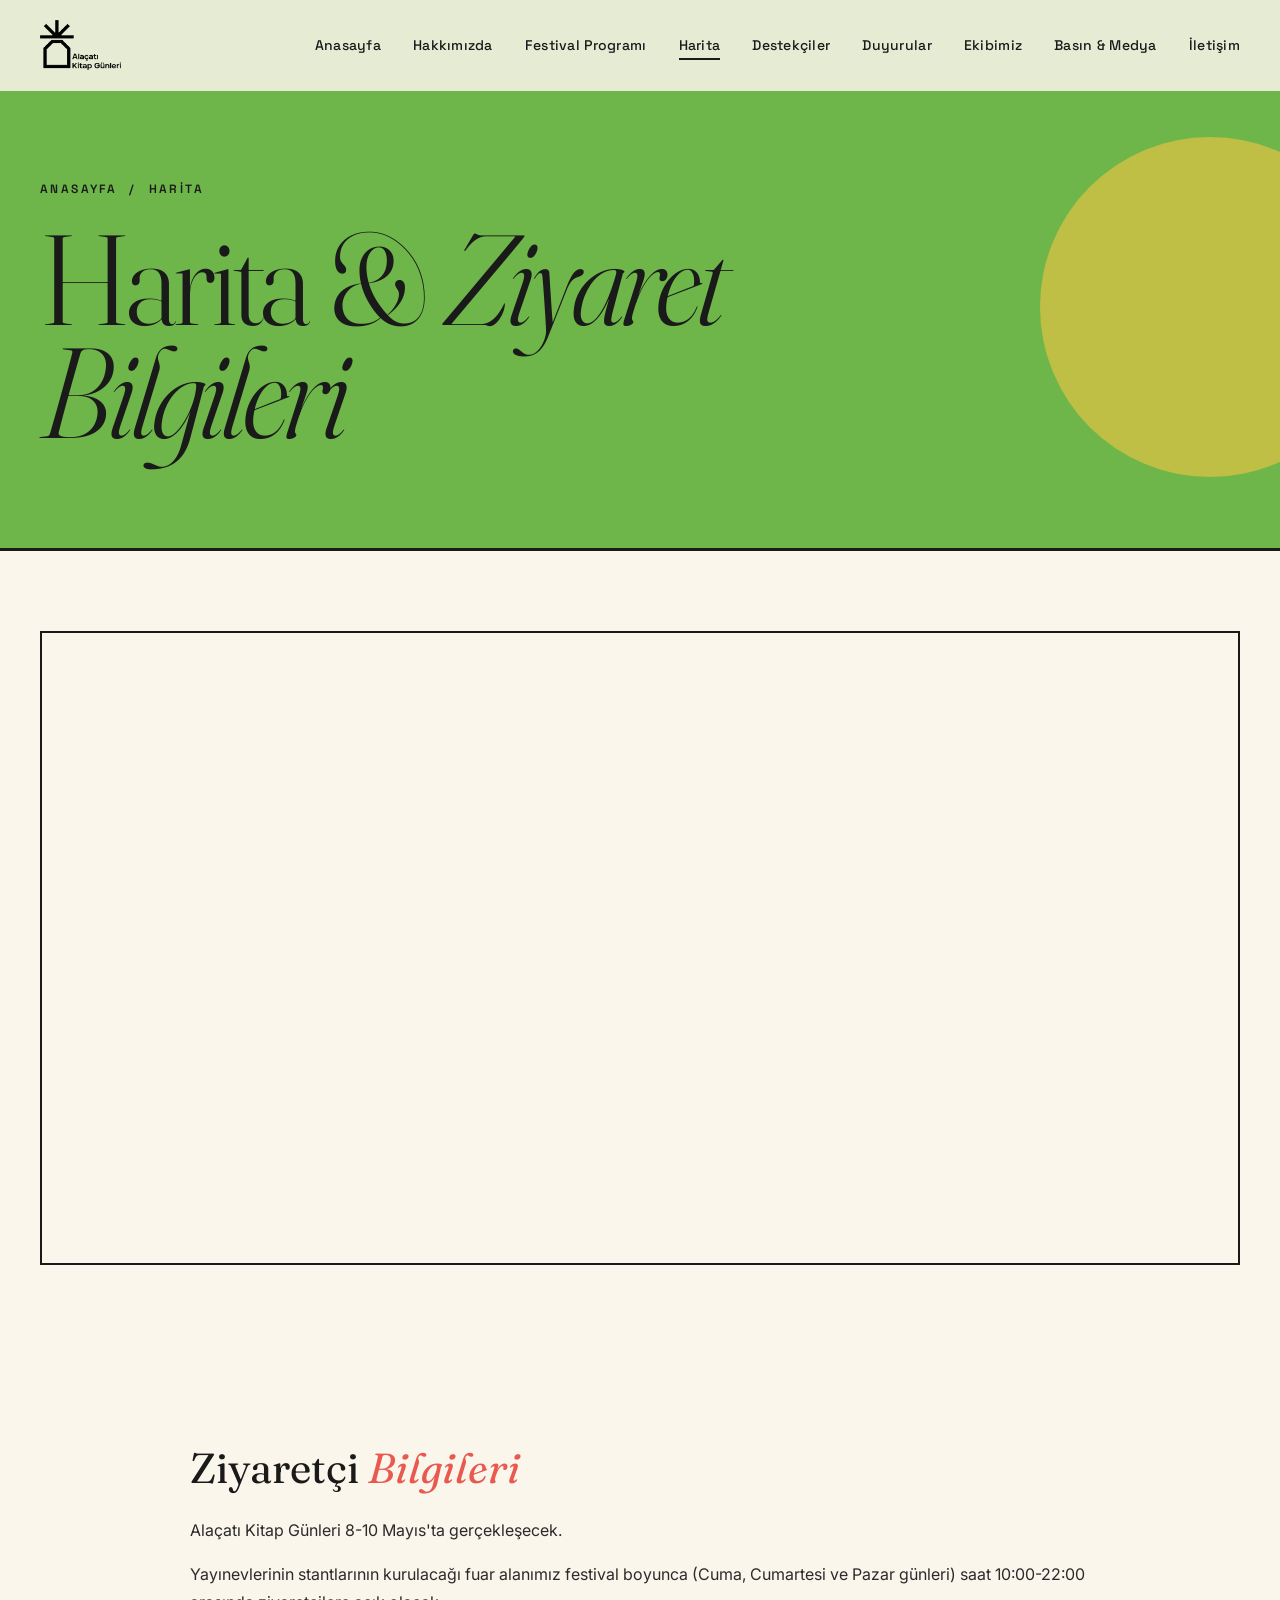
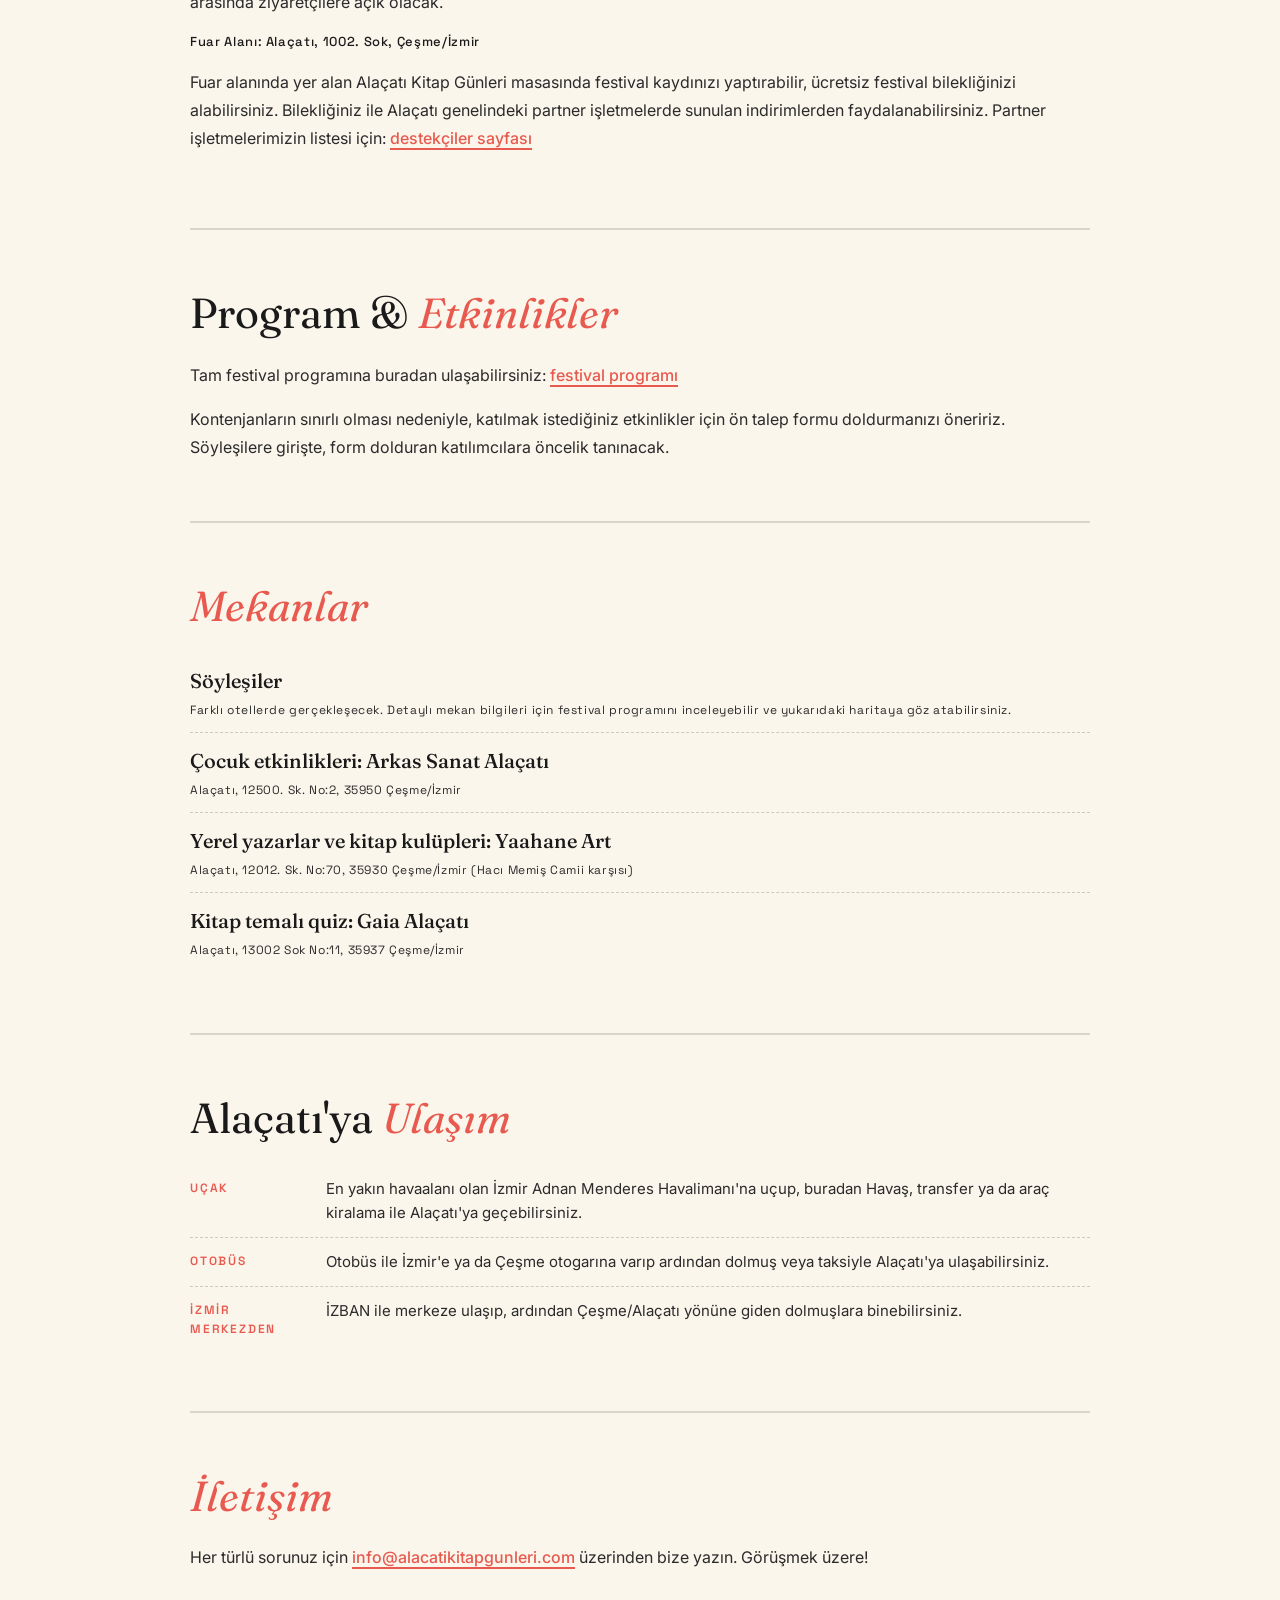
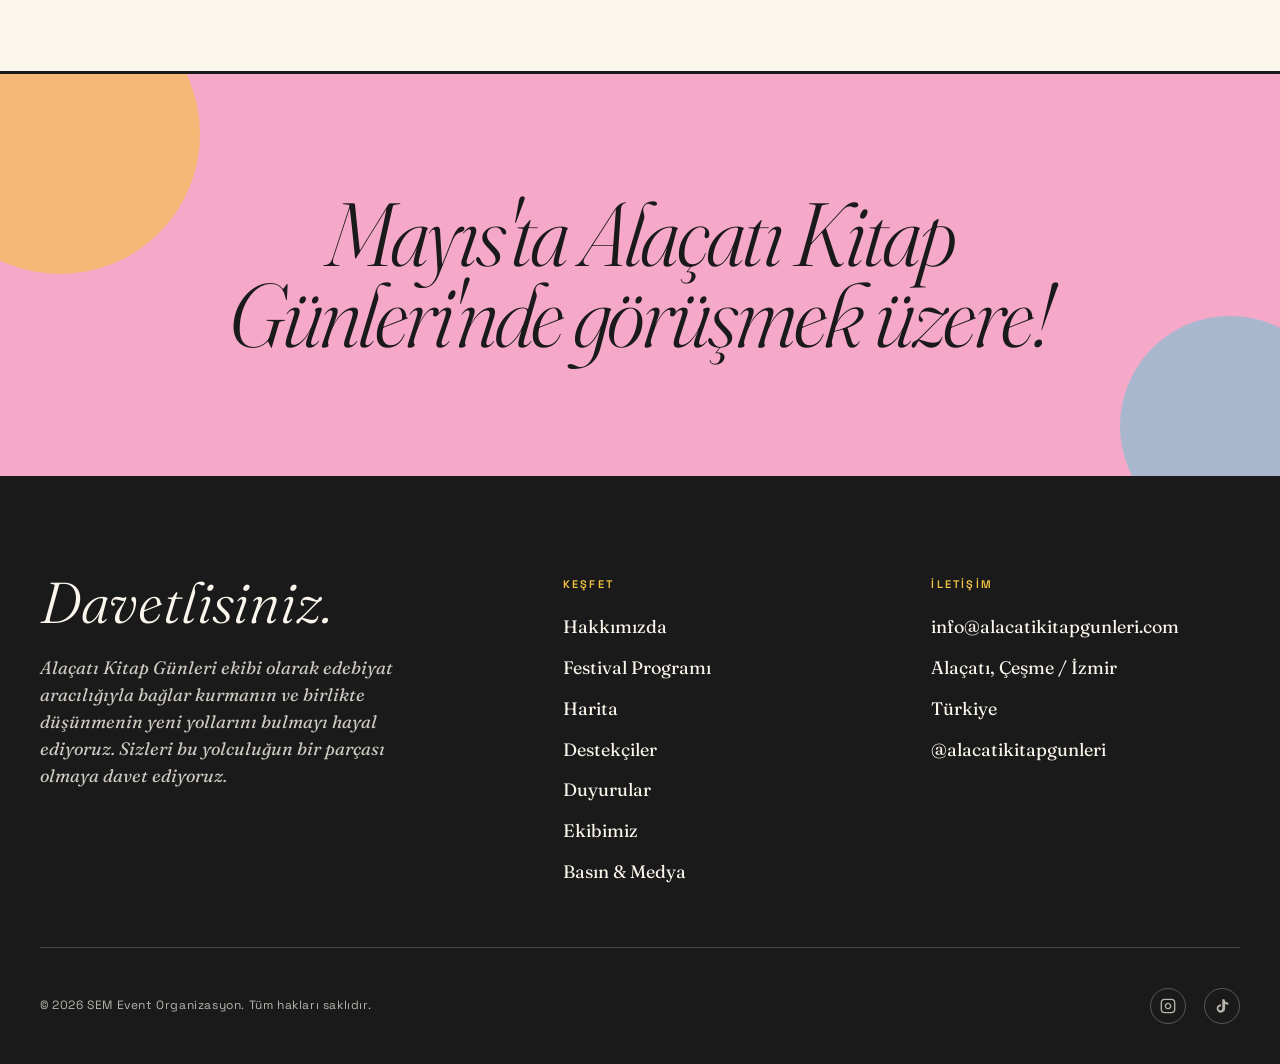
<file: harita.html>
<!DOCTYPE html>
<html lang="tr">
<head>
<meta charset="UTF-8" />
<meta name="viewport" content="width=device-width, initial-scale=1.0" />
<title>Harita — Alaçatı Kitap Günleri</title>
<meta name="description" content="Alaçatı Kitap Günleri festival mekanları haritası." />

<link rel="preconnect" href="https://fonts.googleapis.com">
<link rel="preconnect" href="https://fonts.gstatic.com" crossorigin>
<link href="https://fonts.googleapis.com/css2?family=Fraunces:ital,opsz,wght@0,9..144,300;0,9..144,400;0,9..144,600;0,9..144,800;1,9..144,400&family=Inter:wght@300;400;500;600&family=Space+Grotesk:wght@400;500;700&display=swap" rel="stylesheet">

<style>
:root { --cream:#FBF6EC; --ink:#1A1A1A; --ink-soft:#2B2B2B; --pink:#F5A8C8; --yellow:#F4C542; --turquoise:#5FC8D6; --green:#6FB64A; --orange:#E87B3C; --coral:#E85A4F; --font-display:'Fraunces',Georgia,serif; --font-body:'Inter',system-ui,sans-serif; --font-accent:'Space Grotesk',sans-serif; }
* { margin:0; padding:0; box-sizing:border-box; }
html { scroll-behavior:smooth; }
body { font-family:var(--font-body); background:var(--cream); color:var(--ink); line-height:1.6; overflow-x:hidden; -webkit-font-smoothing:antialiased; }
img { max-width:100%; display:block; }
a { color:inherit; text-decoration:none; }
button { font-family:inherit; cursor:pointer; border:none; background:none; }

.nav { position:fixed; top:0; left:0; right:0; z-index:1000; padding:20px 40px; display:flex; align-items:center; justify-content:space-between; background:rgba(251,246,236,0.85); backdrop-filter:blur(12px); -webkit-backdrop-filter:blur(12px); border-bottom:1px solid transparent; transition:border-color 0.3s ease, padding 0.3s ease; }
.nav.scrolled { border-bottom-color:rgba(26,26,26,0.1); padding:14px 40px; }
.nav-links { display:flex; gap:32px; list-style:none; font-family:var(--font-accent); font-size:14px; font-weight:500; letter-spacing:0.02em; }
.nav-links a { position:relative; padding:6px 0; transition:color 0.2s; }
.nav-links a::after { content:''; position:absolute; bottom:0; left:0; width:0; height:2px; background:var(--ink); transition:width 0.3s ease; }
.nav-links a:hover::after, .nav-links a.active::after { width:100%; }
.nav-toggle { display:none; width:40px; height:40px; flex-direction:column; justify-content:center; align-items:center; gap:5px; }
.nav-toggle span { width:24px; height:2px; background:var(--ink); transition:transform 0.3s, opacity 0.3s; }
.nav-toggle.open span:nth-child(1) { transform:translateY(7px) rotate(45deg); }
.nav-toggle.open span:nth-child(2) { opacity:0; }
.nav-toggle.open span:nth-child(3) { transform:translateY(-7px) rotate(-45deg); }

.page-header { padding:180px 40px 100px; background:var(--green); border-bottom:3px solid var(--ink); position:relative; overflow:hidden; }
.page-header::before { content:''; position:absolute; top:25%; right:-100px; width:340px; height:340px; background:var(--yellow); border-radius:50%; opacity:0.6; }
.page-header::after { content:''; position:absolute; bottom:-80px; left:8%; width:200px; height:60px; background:var(--turquoise); transform:rotate(-6deg); opacity:0.85; }
.page-header-inner { max-width:1200px; margin:0 auto; position:relative; z-index:1; }
.page-breadcrumb { font-family:var(--font-accent); font-size:12px; letter-spacing:0.2em; text-transform:uppercase; font-weight:600; margin-bottom:24px; display:flex; gap:12px; align-items:center; }
.page-title { font-family:var(--font-display); font-size:clamp(60px,10vw,160px); line-height:0.88; letter-spacing:-0.04em; font-weight:300; max-width:1000px; }

.map-section { padding:80px 40px; background:var(--cream); }
.map-inner { max-width:1200px; margin:0 auto; }
.map-container { width:100%; border:2px solid var(--ink); }
.map-container iframe { width:100%; height:70vh; min-height:500px; display:block; border:none; }

.closing { padding:120px 40px; background:var(--pink); text-align:center; border-top:3px solid var(--ink); position:relative; overflow:hidden; }
.closing::before { content:''; position:absolute; top:-80px; left:-80px; width:280px; height:280px; background:var(--yellow); border-radius:50%; opacity:0.6; }
.closing::after { content:''; position:absolute; bottom:-60px; right:-60px; width:220px; height:220px; background:var(--turquoise); border-radius:50%; opacity:0.5; }
.closing-inner { position:relative; z-index:1; max-width:900px; margin:0 auto; }
.closing h2 { font-family:var(--font-display); font-size:clamp(44px,7vw,110px); line-height:0.9; font-weight:300; font-style:italic; letter-spacing:-0.03em; }

.footer { background:var(--ink); color:var(--cream); padding:100px 40px 40px; }
.footer-top { max-width:1200px; margin:0 auto; display:grid; grid-template-columns:1.5fr 1fr 1fr; gap:60px; padding-bottom:60px; border-bottom:1px solid rgba(251,246,236,0.2); }
.footer-brand h3 { font-family:var(--font-display); font-size:clamp(36px,4.5vw,64px); line-height:0.95; font-weight:300; font-style:italic; max-width:500px; }
.footer-brand .tag { margin-top:24px; font-family:var(--font-display); font-style:italic; font-size:18px; opacity:0.8; max-width:380px; line-height:1.5; }
.footer-col h4 { font-family:var(--font-accent); font-size:11px; letter-spacing:0.2em; text-transform:uppercase; font-weight:600; margin-bottom:20px; color:var(--yellow); }
.footer-col ul { list-style:none; display:flex; flex-direction:column; gap:12px; }
.footer-col li { font-family:var(--font-display); font-size:18px; font-weight:400; }
.footer-col a { transition:color 0.2s; }
.footer-col a:hover { color:var(--pink); font-style:italic; }
.footer-bottom { max-width:1200px; margin:40px auto 0; display:flex; justify-content:space-between; align-items:center; flex-wrap:wrap; gap:20px; font-family:var(--font-accent); font-size:12px; letter-spacing:0.05em; opacity:0.7; }
.footer-bottom .socials { display:flex; gap:18px; }
.footer-bottom .socials a { width:36px; height:36px; border:1px solid rgba(251,246,236,0.4); border-radius:50%; display:flex; align-items:center; justify-content:center; transition:background 0.2s, color 0.2s; }
.footer-bottom .socials a:hover { background:var(--yellow); color:var(--ink); border-color:var(--yellow); }

.reveal { opacity:0; transform:translateY(30px); transition:opacity 0.8s ease, transform 0.8s ease; }
.reveal.visible { opacity:1; transform:translateY(0); }

@media (max-width:960px) {
  .nav { padding:16px 24px; }
  .nav-links { position:fixed; top:0; right:0; width:75%; height:100vh; background:var(--cream); flex-direction:column; padding:100px 40px; gap:28px; font-size:22px; transform:translateX(100%); transition:transform 0.35s ease; box-shadow:-8px 0 30px rgba(0,0,0,0.1); }
  .nav-links.open { transform:translateX(0); }
  .nav-toggle { display:flex; z-index:1001; }
  .page-header { padding:140px 24px 70px; }
  .map-section { padding:40px 24px; }
  .map-container iframe { height:50vh; min-height:350px; }
  .closing { padding:80px 24px; }
  .footer { padding:80px 24px 30px; }
  .footer-top { grid-template-columns:1fr; gap:40px; padding-bottom:40px; }
}
</style>
</head>
<body>

<nav class="nav" id="nav">
  <a href="index.html" class="nav-logo">
    <img src="assets/LOGOLAR/akg-logo.png" alt="Alaçatı Kitap Günleri" style="height:50px;width:auto;" />
  </a>
  <ul class="nav-links" id="navLinks">
    <li><a href="index.html">Anasayfa</a></li>
    <li><a href="hakkimizda.html">Hakkımızda</a></li>
    <li><a href="program.html">Festival Programı</a></li>
    <li><a href="harita.html" class="active">Harita</a></li>
    <li><a href="destekciler.html">Destekçiler</a></li>
    <li><a href="duyurular.html">Duyurular</a></li>
    <li><a href="ekibimiz.html">Ekibimiz</a></li>
    <li><a href="basin.html">Basın &amp; Medya</a></li>
    <li><a href="iletisim.html">İletişim</a></li>
  </ul>
  <button class="nav-toggle" id="navToggle" aria-label="Menü">
    <span></span><span></span><span></span>
  </button>
</nav>

<section class="page-header">
  <div class="page-header-inner">
    <div class="page-breadcrumb">
      <a href="index.html">Anasayfa</a> <span>/</span> <span>Harita</span>
    </div>
    <h1 class="page-title">
      Harita & <em>Ziyaret Bilgileri</em>
    </h1>
  </div>
</section>

<section class="map-section">
  <div class="map-inner reveal">
    <div class="map-container">
      <iframe src="https://www.google.com/maps/d/u/0/embed?mid=1ezcuiH973oqU1f4hfDPdeug_3qOVzLY&ehbc=2E312F" allowfullscreen loading="lazy"></iframe>
    </div>
  </div>
</section>

<section style="padding:100px 40px;background:var(--cream);">
  <div style="max-width:900px;margin:0 auto;">

    <div class="reveal" style="margin-bottom:60px;padding-bottom:60px;border-bottom:2px solid rgba(26,26,26,0.15);">
      <h2 style="font-family:var(--font-display);font-size:clamp(28px,3.5vw,42px);font-weight:400;line-height:1.1;margin-bottom:24px;">Ziyaretçi <em style="font-style:italic;color:var(--coral);">Bilgileri</em></h2>
      <p style="font-size:16px;line-height:1.75;color:var(--ink-soft);margin-bottom:16px;">Alaçatı Kitap Günleri 8-10 Mayıs'ta gerçekleşecek.</p>
      <p style="font-size:16px;line-height:1.75;color:var(--ink-soft);margin-bottom:16px;">Yayınevlerinin stantlarının kurulacağı fuar alanımız festival boyunca (Cuma, Cumartesi ve Pazar günleri) saat 10:00-22:00 arasında ziyaretçilere açık olacak.</p>
      <p style="font-family:var(--font-accent);font-size:13px;letter-spacing:0.05em;color:var(--ink);font-weight:500;margin-bottom:16px;">Fuar Alanı: Alaçatı, 1002. Sok, Çeşme/İzmir</p>
      <p style="font-size:16px;line-height:1.75;color:var(--ink-soft);margin-bottom:16px;">Fuar alanında yer alan Alaçatı Kitap Günleri masasında festival kaydınızı yaptırabilir, ücretsiz festival bilekliğinizi alabilirsiniz. Bilekliğiniz ile Alaçatı genelindeki partner işletmelerde sunulan indirimlerden faydalanabilirsiniz. Partner işletmelerimizin listesi için: <a href="https://alacatikitapgunleri.com/destekciler.html" style="border-bottom:2px solid var(--coral);color:var(--coral);font-weight:500;">destekçiler sayfası</a></p>
    </div>

    <div class="reveal" style="margin-bottom:60px;padding-bottom:60px;border-bottom:2px solid rgba(26,26,26,0.15);">
      <h2 style="font-family:var(--font-display);font-size:clamp(28px,3.5vw,42px);font-weight:400;line-height:1.1;margin-bottom:24px;">Program & <em style="font-style:italic;color:var(--coral);">Etkinlikler</em></h2>
      <p style="font-size:16px;line-height:1.75;color:var(--ink-soft);margin-bottom:16px;">Tam festival programına buradan ulaşabilirsiniz: <a href="https://alacatikitapgunleri.com/program.html" style="border-bottom:2px solid var(--coral);color:var(--coral);font-weight:500;">festival programı</a></p>
      <p style="font-size:16px;line-height:1.75;color:var(--ink-soft);">Kontenjanların sınırlı olması nedeniyle, katılmak istediğiniz etkinlikler için ön talep formu doldurmanızı öneririz. Söyleşilere girişte, form dolduran katılımcılara öncelik tanınacak.</p>
    </div>

    <div class="reveal" style="margin-bottom:60px;padding-bottom:60px;border-bottom:2px solid rgba(26,26,26,0.15);">
      <h2 style="font-family:var(--font-display);font-size:clamp(28px,3.5vw,42px);font-weight:400;line-height:1.1;margin-bottom:24px;"><em style="font-style:italic;color:var(--coral);">Mekanlar</em></h2>
      <div style="padding:12px 0;border-bottom:1px dashed rgba(26,26,26,0.2);">
        <div style="font-family:var(--font-display);font-size:20px;font-weight:500;margin-bottom:4px;">Söyleşiler</div>
        <div style="font-family:var(--font-accent);font-size:12px;letter-spacing:0.05em;color:var(--ink-soft);">Farklı otellerde gerçekleşecek. Detaylı mekan bilgileri için festival programını inceleyebilir ve yukarıdaki haritaya göz atabilirsiniz.</div>
      </div>
      <div style="padding:12px 0;border-bottom:1px dashed rgba(26,26,26,0.2);">
        <div style="font-family:var(--font-display);font-size:20px;font-weight:500;margin-bottom:4px;">Çocuk etkinlikleri: Arkas Sanat Alaçatı</div>
        <div style="font-family:var(--font-accent);font-size:12px;letter-spacing:0.05em;color:var(--ink-soft);">Alaçatı, 12500. Sk. No:2, 35950 Çeşme/İzmir</div>
      </div>
      <div style="padding:12px 0;border-bottom:1px dashed rgba(26,26,26,0.2);">
        <div style="font-family:var(--font-display);font-size:20px;font-weight:500;margin-bottom:4px;">Yerel yazarlar ve kitap kulüpleri: Yaahane Art</div>
        <div style="font-family:var(--font-accent);font-size:12px;letter-spacing:0.05em;color:var(--ink-soft);">Alaçatı, 12012. Sk. No:70, 35930 Çeşme/İzmir (Hacı Memiş Camii karşısı)</div>
      </div>
      <div style="padding:12px 0;">
        <div style="font-family:var(--font-display);font-size:20px;font-weight:500;margin-bottom:4px;">Kitap temalı quiz: Gaia Alaçatı</div>
        <div style="font-family:var(--font-accent);font-size:12px;letter-spacing:0.05em;color:var(--ink-soft);">Alaçatı, 13002 Sok No:11, 35937 Çeşme/İzmir</div>
      </div>
    </div>

    <div class="reveal" style="margin-bottom:60px;padding-bottom:60px;border-bottom:2px solid rgba(26,26,26,0.15);">
      <h2 style="font-family:var(--font-display);font-size:clamp(28px,3.5vw,42px);font-weight:400;line-height:1.1;margin-bottom:24px;">Alaçatı'ya <em style="font-style:italic;color:var(--coral);">Ulaşım</em></h2>
      <div style="padding:12px 0;border-bottom:1px dashed rgba(26,26,26,0.2);display:grid;grid-template-columns:120px 1fr;gap:16px;">
        <div style="font-family:var(--font-accent);font-size:12px;letter-spacing:0.15em;text-transform:uppercase;font-weight:600;color:var(--coral);padding-top:2px;">Uçak</div>
        <div style="font-size:15px;line-height:1.6;color:var(--ink-soft);">En yakın havaalanı olan İzmir Adnan Menderes Havalimanı'na uçup, buradan Havaş, transfer ya da araç kiralama ile Alaçatı'ya geçebilirsiniz.</div>
      </div>
      <div style="padding:12px 0;border-bottom:1px dashed rgba(26,26,26,0.2);display:grid;grid-template-columns:120px 1fr;gap:16px;">
        <div style="font-family:var(--font-accent);font-size:12px;letter-spacing:0.15em;text-transform:uppercase;font-weight:600;color:var(--coral);padding-top:2px;">Otobüs</div>
        <div style="font-size:15px;line-height:1.6;color:var(--ink-soft);">Otobüs ile İzmir'e ya da Çeşme otogarına varıp ardından dolmuş veya taksiyle Alaçatı'ya ulaşabilirsiniz.</div>
      </div>
      <div style="padding:12px 0;display:grid;grid-template-columns:120px 1fr;gap:16px;">
        <div style="font-family:var(--font-accent);font-size:12px;letter-spacing:0.15em;text-transform:uppercase;font-weight:600;color:var(--coral);padding-top:2px;">İzmir merkezden</div>
        <div style="font-size:15px;line-height:1.6;color:var(--ink-soft);">İZBAN ile merkeze ulaşıp, ardından Çeşme/Alaçatı yönüne giden dolmuşlara binebilirsiniz.</div>
      </div>
    </div>

    <div class="reveal">
      <h2 style="font-family:var(--font-display);font-size:clamp(28px,3.5vw,42px);font-weight:400;line-height:1.1;margin-bottom:24px;"><em style="font-style:italic;color:var(--coral);">İletişim</em></h2>
      <p style="font-size:16px;line-height:1.75;color:var(--ink-soft);">Her türlü sorunuz için <a href="mailto:info@alacatikitapgunleri.com" style="border-bottom:2px solid var(--coral);color:var(--coral);font-weight:500;">info@alacatikitapgunleri.com</a> üzerinden bize yazın. Görüşmek üzere!</p>
    </div>

  </div>
</section>

<section class="closing">
  <div class="closing-inner reveal">
    <h2>Mayıs'ta Alaçatı Kitap<br/>Günleri'nde görüşmek üzere!</h2>
  </div>
</section>

<footer class="footer">
  <div class="footer-top">
    <div class="footer-brand">
      <h3>Davetlisiniz.</h3>
      <p class="tag">
        Alaçatı Kitap Günleri ekibi olarak edebiyat aracılığıyla bağlar kurmanın ve birlikte düşünmenin yeni yollarını bulmayı hayal ediyoruz. Sizleri bu yolculuğun bir parçası olmaya davet ediyoruz.
      </p>
    </div>
    <div class="footer-col">
      <h4>Keşfet</h4>
      <ul>
        <li><a href="hakkimizda.html">Hakkımızda</a></li>
        <li><a href="program.html">Festival Programı</a></li>
        <li><a href="harita.html">Harita</a></li>
        <li><a href="destekciler.html">Destekçiler</a></li>
        <li><a href="duyurular.html">Duyurular</a></li>
        <li><a href="ekibimiz.html">Ekibimiz</a></li>
        <li><a href="basin.html">Basın &amp; Medya</a></li>
      </ul>
    </div>
    <div class="footer-col">
      <h4>İletişim</h4>
      <ul>
        <li>info@alacatikitapgunleri.com</li>
        <li>Alaçatı, Çeşme / İzmir</li>
        <li>Türkiye</li>
        <li><a href="https://instagram.com/alacatikitapgunleri" target="_blank">@alacatikitapgunleri</a></li>
      </ul>
    </div>
  </div>
  <div class="footer-bottom">
    <div>© 2026 SEM Event Organizasyon. Tüm hakları saklıdır.</div>
    <div class="socials">
      <a href="https://instagram.com/alacatikitapgunleri" target="_blank" aria-label="Instagram">
        <svg width="16" height="16" viewBox="0 0 24 24" fill="none" stroke="currentColor" stroke-width="2"><rect x="2" y="2" width="20" height="20" rx="5"/><path d="M16 11.37A4 4 0 1 1 12.63 8 4 4 0 0 1 16 11.37z"/><line x1="17.5" y1="6.5" x2="17.51" y2="6.5"/></svg>
      </a>
      <a href="#" target="_blank" aria-label="TikTok">
        <svg width="16" height="16" viewBox="0 0 24 24" fill="currentColor"><path d="M19.59 6.69a4.83 4.83 0 01-3.77-4.25V2h-3.45v13.67a2.89 2.89 0 01-5.2 1.74 2.89 2.89 0 012.31-4.64 2.93 2.93 0 01.88.13V9.4a6.84 6.84 0 00-1-.05A6.33 6.33 0 005.8 20.1a6.34 6.34 0 0010.86-4.43v-7a8.16 8.16 0 004.77 1.52v-3.4a4.85 4.85 0 01-1.84-.1z"/></svg>
      </a>
    </div>
  </div>
</footer>

<script>
const nav = document.getElementById('nav');
window.addEventListener('scroll', () => { if (window.scrollY > 20) nav.classList.add('scrolled'); else nav.classList.remove('scrolled'); }, { passive: true });
const toggle = document.getElementById('navToggle');
const links = document.getElementById('navLinks');
toggle.addEventListener('click', () => { toggle.classList.toggle('open'); links.classList.toggle('open'); });
links.querySelectorAll('a').forEach(link => { link.addEventListener('click', () => { toggle.classList.remove('open'); links.classList.remove('open'); }); });
const revealEls = document.querySelectorAll('.reveal');
const io = new IntersectionObserver((entries) => { entries.forEach(entry => { if (entry.isIntersecting) { entry.target.classList.add('visible'); io.unobserve(entry.target); } }); }, { threshold: 0.12, rootMargin: '0px 0px -40px 0px' });
revealEls.forEach(el => io.observe(el));
</script>
</body>
</html>
</file>
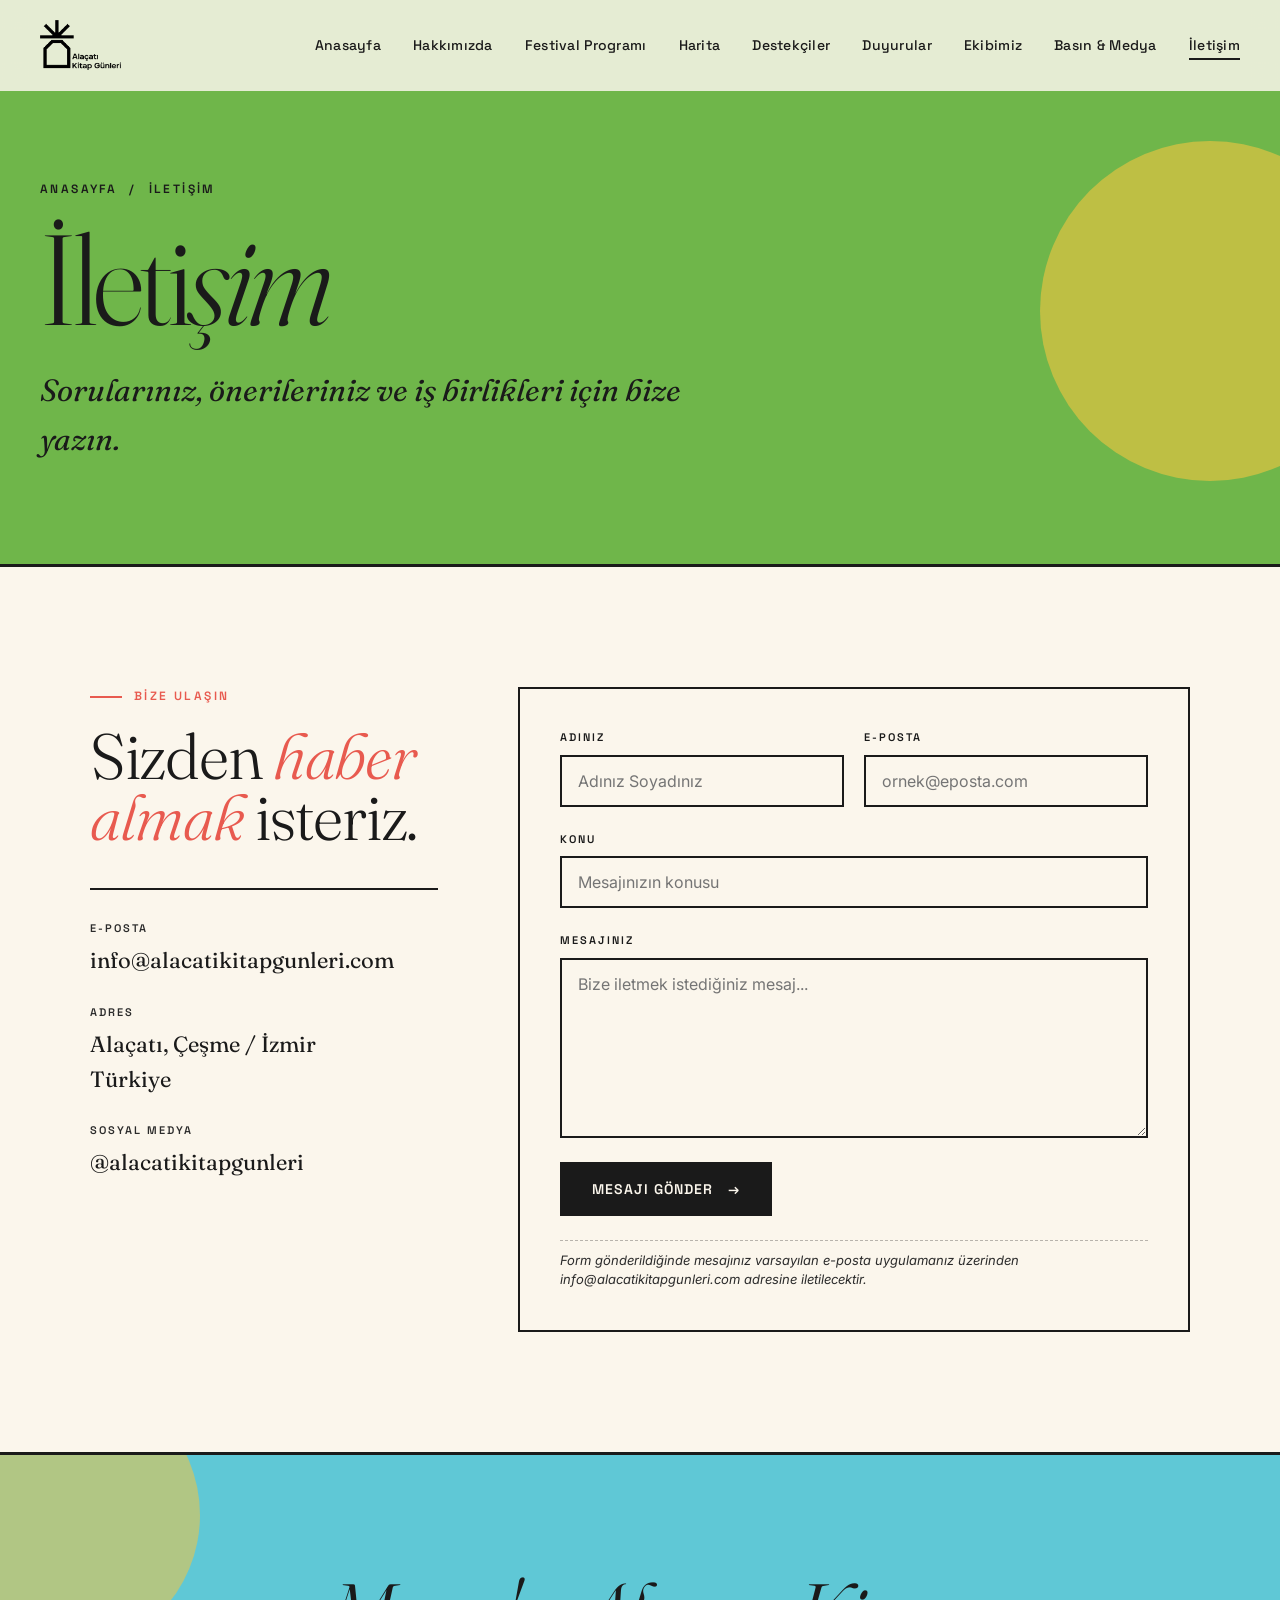
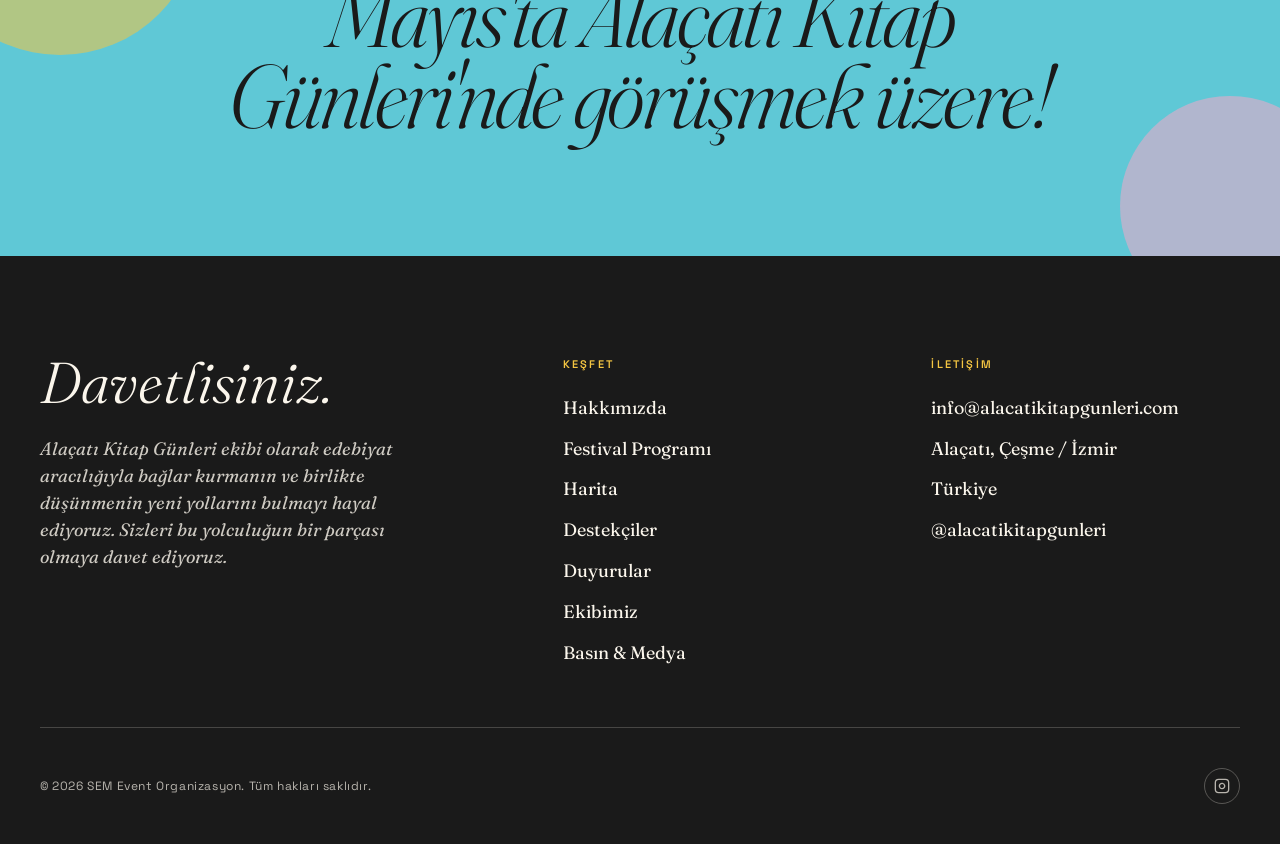
<file: iletisim.html>
<!DOCTYPE html>
<html lang="tr">
<head>
<meta charset="UTF-8" />
<meta name="viewport" content="width=device-width, initial-scale=1.0" />
<title>İletişim — Alaçatı Kitap Günleri</title>
<meta name="description" content="Alaçatı Kitap Günleri ile iletişime geçin. Sorular, öneriler ve iş birlikleri için bize yazın." />

<link rel="preconnect" href="https://fonts.googleapis.com">
<link rel="preconnect" href="https://fonts.gstatic.com" crossorigin>
<link href="https://fonts.googleapis.com/css2?family=Fraunces:ital,opsz,wght@0,9..144,300;0,9..144,400;0,9..144,600;0,9..144,800;1,9..144,400&family=Inter:wght@300;400;500;600&family=Space+Grotesk:wght@400;500;700&display=swap" rel="stylesheet">

<style>
:root { --cream:#FBF6EC; --ink:#1A1A1A; --ink-soft:#2B2B2B; --pink:#F5A8C8; --yellow:#F4C542; --turquoise:#5FC8D6; --green:#6FB64A; --orange:#E87B3C; --coral:#E85A4F; --font-display:'Fraunces',Georgia,serif; --font-body:'Inter',system-ui,sans-serif; --font-accent:'Space Grotesk',sans-serif; }
* { margin:0; padding:0; box-sizing:border-box; }
html { scroll-behavior:smooth; }
body { font-family:var(--font-body); background:var(--cream); color:var(--ink); line-height:1.6; overflow-x:hidden; -webkit-font-smoothing:antialiased; }
img { max-width:100%; display:block; }
a { color:inherit; text-decoration:none; }
button { font-family:inherit; cursor:pointer; border:none; background:none; }

.nav { position:fixed; top:0; left:0; right:0; z-index:1000; padding:20px 40px; display:flex; align-items:center; justify-content:space-between; background:rgba(251,246,236,0.85); backdrop-filter:blur(12px); -webkit-backdrop-filter:blur(12px); border-bottom:1px solid transparent; transition:border-color 0.3s ease, padding 0.3s ease; }
.nav.scrolled { border-bottom-color:rgba(26,26,26,0.1); padding:14px 40px; }
.nav-logo img { height:50px; width:auto; display:block; }
.nav-links { display:flex; gap:32px; list-style:none; font-family:var(--font-accent); font-size:14px; font-weight:500; letter-spacing:0.02em; }
.nav-links a { position:relative; padding:6px 0; transition:color 0.2s; }
.nav-links a::after { content:''; position:absolute; bottom:0; left:0; width:0; height:2px; background:var(--ink); transition:width 0.3s ease; }
.nav-links a:hover::after, .nav-links a.active::after { width:100%; }
.nav-toggle { display:none; width:40px; height:40px; flex-direction:column; justify-content:center; align-items:center; gap:5px; }
.nav-toggle span { width:24px; height:2px; background:var(--ink); transition:transform 0.3s, opacity 0.3s; }
.nav-toggle.open span:nth-child(1) { transform:translateY(7px) rotate(45deg); }
.nav-toggle.open span:nth-child(2) { opacity:0; }
.nav-toggle.open span:nth-child(3) { transform:translateY(-7px) rotate(-45deg); }

.page-header { padding:180px 40px 100px; background:var(--green); border-bottom:3px solid var(--ink); position:relative; overflow:hidden; }
.page-header::before { content:''; position:absolute; top:25%; right:-100px; width:340px; height:340px; background:var(--yellow); border-radius:50%; opacity:0.6; }
.page-header::after { content:''; position:absolute; bottom:-80px; left:8%; width:200px; height:60px; background:var(--pink); transform:rotate(-6deg); opacity:0.85; }
.page-header-inner { max-width:1200px; margin:0 auto; position:relative; z-index:1; }
.page-breadcrumb { font-family:var(--font-accent); font-size:12px; letter-spacing:0.2em; text-transform:uppercase; font-weight:600; margin-bottom:24px; display:flex; gap:12px; align-items:center; }
.page-title { font-family:var(--font-display); font-size:clamp(60px,10vw,160px); line-height:0.88; letter-spacing:-0.04em; font-weight:300; max-width:1000px; }
.page-title em { font-style:italic; }
.page-subtitle { margin-top:30px; font-family:var(--font-display); font-size:clamp(22px,2.4vw,32px); font-weight:400; font-style:italic; max-width:700px; }

.contact-section { padding:120px 40px; background:var(--cream); }
.contact-grid { max-width:1100px; margin:0 auto; display:grid; grid-template-columns:1fr 1.4fr; gap:80px; align-items:start; }
.contact-info .label { font-family:var(--font-accent); font-size:12px; letter-spacing:0.2em; text-transform:uppercase; font-weight:600; color:var(--coral); margin-bottom:20px; display:flex; align-items:center; gap:12px; }
.contact-info .label::before { content:''; width:32px; height:2px; background:var(--coral); }
.contact-info h2 { font-family:var(--font-display); font-size:clamp(40px,5vw,72px); line-height:0.95; font-weight:300; letter-spacing:-0.02em; }
.contact-info h2 em { font-style:italic; color:var(--coral); }
.contact-details { margin-top:40px; padding-top:30px; border-top:2px solid var(--ink); display:flex; flex-direction:column; gap:24px; }
.contact-detail { display:flex; flex-direction:column; gap:6px; }
.contact-detail strong { font-family:var(--font-accent); font-size:11px; letter-spacing:0.18em; text-transform:uppercase; font-weight:600; color:var(--ink-soft); }
.contact-detail span, .contact-detail a { font-family:var(--font-display); font-size:22px; font-weight:400; }
.contact-detail a { transition:color 0.2s, font-style 0.2s; border-bottom:1px solid transparent; }
.contact-detail a:hover { color:var(--coral); font-style:italic; }

.contact-form { background:var(--cream); border:2px solid var(--ink); padding:40px; display:flex; flex-direction:column; gap:24px; }
.form-row { display:flex; flex-direction:column; gap:8px; }
.form-row label { font-family:var(--font-accent); font-size:11px; letter-spacing:0.18em; text-transform:uppercase; font-weight:600; }
.form-row input, .form-row textarea { font-family:var(--font-body); font-size:16px; padding:14px 16px; background:var(--cream); border:2px solid var(--ink); color:var(--ink); transition:background 0.2s, transform 0.15s; resize:vertical; }
.form-row input:focus, .form-row textarea:focus { outline:none; background:var(--yellow); }
.form-row textarea { min-height:180px; font-family:var(--font-body); }
.form-row.two-col { display:grid; grid-template-columns:1fr 1fr; gap:20px; }
.form-row.two-col > div { display:flex; flex-direction:column; gap:8px; }

.btn-submit { padding:18px 32px; background:var(--ink); color:var(--cream); font-family:var(--font-accent); font-size:14px; font-weight:600; letter-spacing:0.08em; text-transform:uppercase; transition:transform 0.25s; display:inline-flex; align-items:center; gap:14px; align-self:flex-start; }
.btn-submit:hover { transform:translate(-3px,-3px); }
.btn-submit .arrow { transition:transform 0.25s; }
.btn-submit:hover .arrow { transform:translateX(4px); }

.form-note { font-size:13px; color:var(--ink-soft); font-style:italic; padding-top:10px; border-top:1px dashed rgba(26,26,26,0.3); line-height:1.5; }

.closing { padding:120px 40px; background:var(--turquoise); text-align:center; border-top:3px solid var(--ink); position:relative; overflow:hidden; }
.closing::before { content:''; position:absolute; top:-80px; left:-80px; width:280px; height:280px; background:var(--yellow); border-radius:50%; opacity:0.55; }
.closing::after { content:''; position:absolute; bottom:-60px; right:-60px; width:220px; height:220px; background:var(--pink); border-radius:50%; opacity:0.55; }
.closing-inner { position:relative; z-index:1; max-width:900px; margin:0 auto; }
.closing h2 { font-family:var(--font-display); font-size:clamp(44px,7vw,110px); line-height:0.9; font-weight:300; font-style:italic; letter-spacing:-0.03em; }

.footer { background:var(--ink); color:var(--cream); padding:100px 40px 40px; }
.footer-top { max-width:1200px; margin:0 auto; display:grid; grid-template-columns:1.5fr 1fr 1fr; gap:60px; padding-bottom:60px; border-bottom:1px solid rgba(251,246,236,0.2); }
.footer-brand h3 { font-family:var(--font-display); font-size:clamp(36px,4.5vw,64px); line-height:0.95; font-weight:300; font-style:italic; max-width:500px; }
.footer-brand .tag { margin-top:24px; font-family:var(--font-display); font-style:italic; font-size:18px; opacity:0.8; max-width:380px; line-height:1.5; }
.footer-col h4 { font-family:var(--font-accent); font-size:11px; letter-spacing:0.2em; text-transform:uppercase; font-weight:600; margin-bottom:20px; color:var(--yellow); }
.footer-col ul { list-style:none; display:flex; flex-direction:column; gap:12px; }
.footer-col li { font-family:var(--font-display); font-size:18px; font-weight:400; }
.footer-col a { transition:color 0.2s; }
.footer-col a:hover { color:var(--pink); font-style:italic; }
.footer-bottom { max-width:1200px; margin:40px auto 0; display:flex; justify-content:space-between; align-items:center; flex-wrap:wrap; gap:20px; font-family:var(--font-accent); font-size:12px; letter-spacing:0.05em; opacity:0.7; }
.footer-bottom .socials { display:flex; gap:18px; }
.footer-bottom .socials a { width:36px; height:36px; border:1px solid rgba(251,246,236,0.4); border-radius:50%; display:flex; align-items:center; justify-content:center; transition:background 0.2s, color 0.2s; }
.footer-bottom .socials a:hover { background:var(--yellow); color:var(--ink); border-color:var(--yellow); }

.reveal { opacity:0; transform:translateY(30px); transition:opacity 0.8s ease, transform 0.8s ease; }
.reveal.visible { opacity:1; transform:translateY(0); }

@media (max-width:960px) {
  .nav { padding:16px 24px; }
  .nav-logo img { height:42px; }
  .nav-links { position:fixed; top:0; right:0; width:75%; height:100vh; background:var(--cream); flex-direction:column; padding:100px 40px; gap:28px; font-size:22px; transform:translateX(100%); transition:transform 0.35s ease; box-shadow:-8px 0 30px rgba(0,0,0,0.1); }
  .nav-links.open { transform:translateX(0); }
  .nav-toggle { display:flex; z-index:1001; }
  .page-header { padding:140px 24px 70px; }
  .contact-section { padding:80px 24px; }
  .contact-grid { grid-template-columns:1fr; gap:40px; }
  .contact-form { padding:28px 24px; }
  .form-row.two-col { grid-template-columns:1fr; }
  .closing { padding:80px 24px; }
  .footer { padding:80px 24px 30px; }
  .footer-top { grid-template-columns:1fr; gap:40px; padding-bottom:40px; }
}
</style>
</head>
<body>

<nav class="nav" id="nav">
  <a href="index.html" class="nav-logo">
    <img src="assets/LOGOLAR/akg-logo.png" alt="Alaçatı Kitap Günleri" style="height:50px;width:auto;" />
  </a>
  <ul class="nav-links" id="navLinks">
    <li><a href="index.html">Anasayfa</a></li>
    <li><a href="hakkimizda.html">Hakkımızda</a></li>
    <li><a href="program.html">Festival Programı</a></li>
    <li><a href="harita.html">Harita</a></li>
    <li><a href="destekciler.html">Destekçiler</a></li>
    <li><a href="duyurular.html">Duyurular</a></li>
    <li><a href="ekibimiz.html">Ekibimiz</a></li>
    <li><a href="basin.html">Basın &amp; Medya</a></li>
    <li><a href="iletisim.html" class="active">İletişim</a></li>
  </ul>
  <button class="nav-toggle" id="navToggle" aria-label="Menü">
    <span></span><span></span><span></span>
  </button>
</nav>

<section class="page-header">
  <div class="page-header-inner">
    <div class="page-breadcrumb">
      <a href="index.html">Anasayfa</a> <span>/</span> <span>İletişim</span>
    </div>
    <h1 class="page-title">
      İleti<em>şim</em>
    </h1>
    <p class="page-subtitle">
      Sorularınız, önerileriniz ve iş birlikleri için bize yazın.
    </p>
  </div>
</section>

<section class="contact-section">
  <div class="contact-grid">
    <div class="contact-info reveal">
      <div class="label">Bize Ulaşın</div>
      <h2>
        Sizden <em>haber almak</em> isteriz.
      </h2>
      <div class="contact-details">
        <div class="contact-detail">
          <strong>E-posta</strong>
          <a href="mailto:info@alacatikitapgunleri.com">info@alacatikitapgunleri.com</a>
        </div>
        <div class="contact-detail">
          <strong>Adres</strong>
          <span>Alaçatı, Çeşme / İzmir<br/>Türkiye</span>
        </div>
        <div class="contact-detail">
          <strong>Sosyal Medya</strong>
          <a href="https://instagram.com/alacatikitapgunleri" target="_blank">@alacatikitapgunleri</a>
        </div>
      </div>
    </div>

    <form class="contact-form reveal" id="contactForm">
      <div class="form-row two-col">
        <div>
          <label for="name">Adınız</label>
          <input type="text" id="name" name="name" required placeholder="Adınız Soyadınız" />
        </div>
        <div>
          <label for="email">E-posta</label>
          <input type="email" id="email" name="email" required placeholder="ornek@eposta.com" />
        </div>
      </div>
      <div class="form-row">
        <label for="subject">Konu</label>
        <input type="text" id="subject" name="subject" required placeholder="Mesajınızın konusu" />
      </div>
      <div class="form-row">
        <label for="message">Mesajınız</label>
        <textarea id="message" name="message" required placeholder="Bize iletmek istediğiniz mesaj..."></textarea>
      </div>
      <button type="submit" class="btn-submit">
        Mesajı Gönder
        <span class="arrow">→</span>
      </button>
      <p class="form-note">
        Form gönderildiğinde mesajınız varsayılan e-posta uygulamanız üzerinden info@alacatikitapgunleri.com adresine iletilecektir.
      </p>
    </form>
  </div>
</section>

<section class="closing">
  <div class="closing-inner reveal">
    <h2>Mayıs'ta Alaçatı Kitap<br/>Günleri'nde görüşmek üzere!</h2>
  </div>
</section>

<footer class="footer">
  <div class="footer-top">
    <div class="footer-brand">
      <h3>Davetlisiniz.</h3>
      <p class="tag">
        Alaçatı Kitap Günleri ekibi olarak edebiyat aracılığıyla bağlar kurmanın ve birlikte düşünmenin yeni yollarını bulmayı hayal ediyoruz. Sizleri bu yolculuğun bir parçası olmaya davet ediyoruz.
      </p>
    </div>
    <div class="footer-col">
      <h4>Keşfet</h4>
      <ul>
        <li><a href="hakkimizda.html">Hakkımızda</a></li>
        <li><a href="program.html">Festival Programı</a></li>
        <li><a href="harita.html">Harita</a></li>
    <li><a href="destekciler.html">Destekçiler</a></li>
        <li><a href="duyurular.html">Duyurular</a></li>
        <li><a href="ekibimiz.html">Ekibimiz</a></li>
        <li><a href="basin.html">Basın &amp; Medya</a></li>
      </ul>
    </div>
    <div class="footer-col">
      <h4>İletişim</h4>
      <ul>
        <li>info@alacatikitapgunleri.com</li>
        <li>Alaçatı, Çeşme / İzmir</li>
        <li>Türkiye</li>
        <li><a href="https://instagram.com/alacatikitapgunleri" target="_blank">@alacatikitapgunleri</a></li>
      </ul>
    </div>
  </div>
  <div class="footer-bottom">
    <div>© 2026 SEM Event Organizasyon. Tüm hakları saklıdır.</div>
    <div class="socials">
      <a href="https://instagram.com/alacatikitapgunleri" target="_blank" aria-label="Instagram">
        <svg width="16" height="16" viewBox="0 0 24 24" fill="none" stroke="currentColor" stroke-width="2"><rect x="2" y="2" width="20" height="20" rx="5"/><path d="M16 11.37A4 4 0 1 1 12.63 8 4 4 0 0 1 16 11.37z"/><line x1="17.5" y1="6.5" x2="17.51" y2="6.5"/></svg>
      </a>
    </div>
  </div>
</footer>

<script>
const nav = document.getElementById('nav');
window.addEventListener('scroll', () => { if (window.scrollY > 20) nav.classList.add('scrolled'); else nav.classList.remove('scrolled'); }, { passive: true });
const toggle = document.getElementById('navToggle');
const links = document.getElementById('navLinks');
toggle.addEventListener('click', () => { toggle.classList.toggle('open'); links.classList.toggle('open'); });
links.querySelectorAll('a').forEach(link => { link.addEventListener('click', () => { toggle.classList.remove('open'); links.classList.remove('open'); }); });
const revealEls = document.querySelectorAll('.reveal');
const io = new IntersectionObserver((entries) => { entries.forEach(entry => { if (entry.isIntersecting) { entry.target.classList.add('visible'); io.unobserve(entry.target); } }); }, { threshold: 0.12, rootMargin: '0px 0px -40px 0px' });
revealEls.forEach(el => io.observe(el));

// Contact form -> mailto
document.getElementById('contactForm').addEventListener('submit', function(e) {
  e.preventDefault();
  const name = document.getElementById('name').value;
  const email = document.getElementById('email').value;
  const subject = document.getElementById('subject').value;
  const message = document.getElementById('message').value;
  const body = encodeURIComponent('Ad: ' + name + '\nE-posta: ' + email + '\n\n' + message);
  const mailto = 'mailto:info@alacatikitapgunleri.com?subject=' + encodeURIComponent(subject) + '&body=' + body;
  window.open(mailto, '_blank');
});
</script>
</body>
</html>
</file>
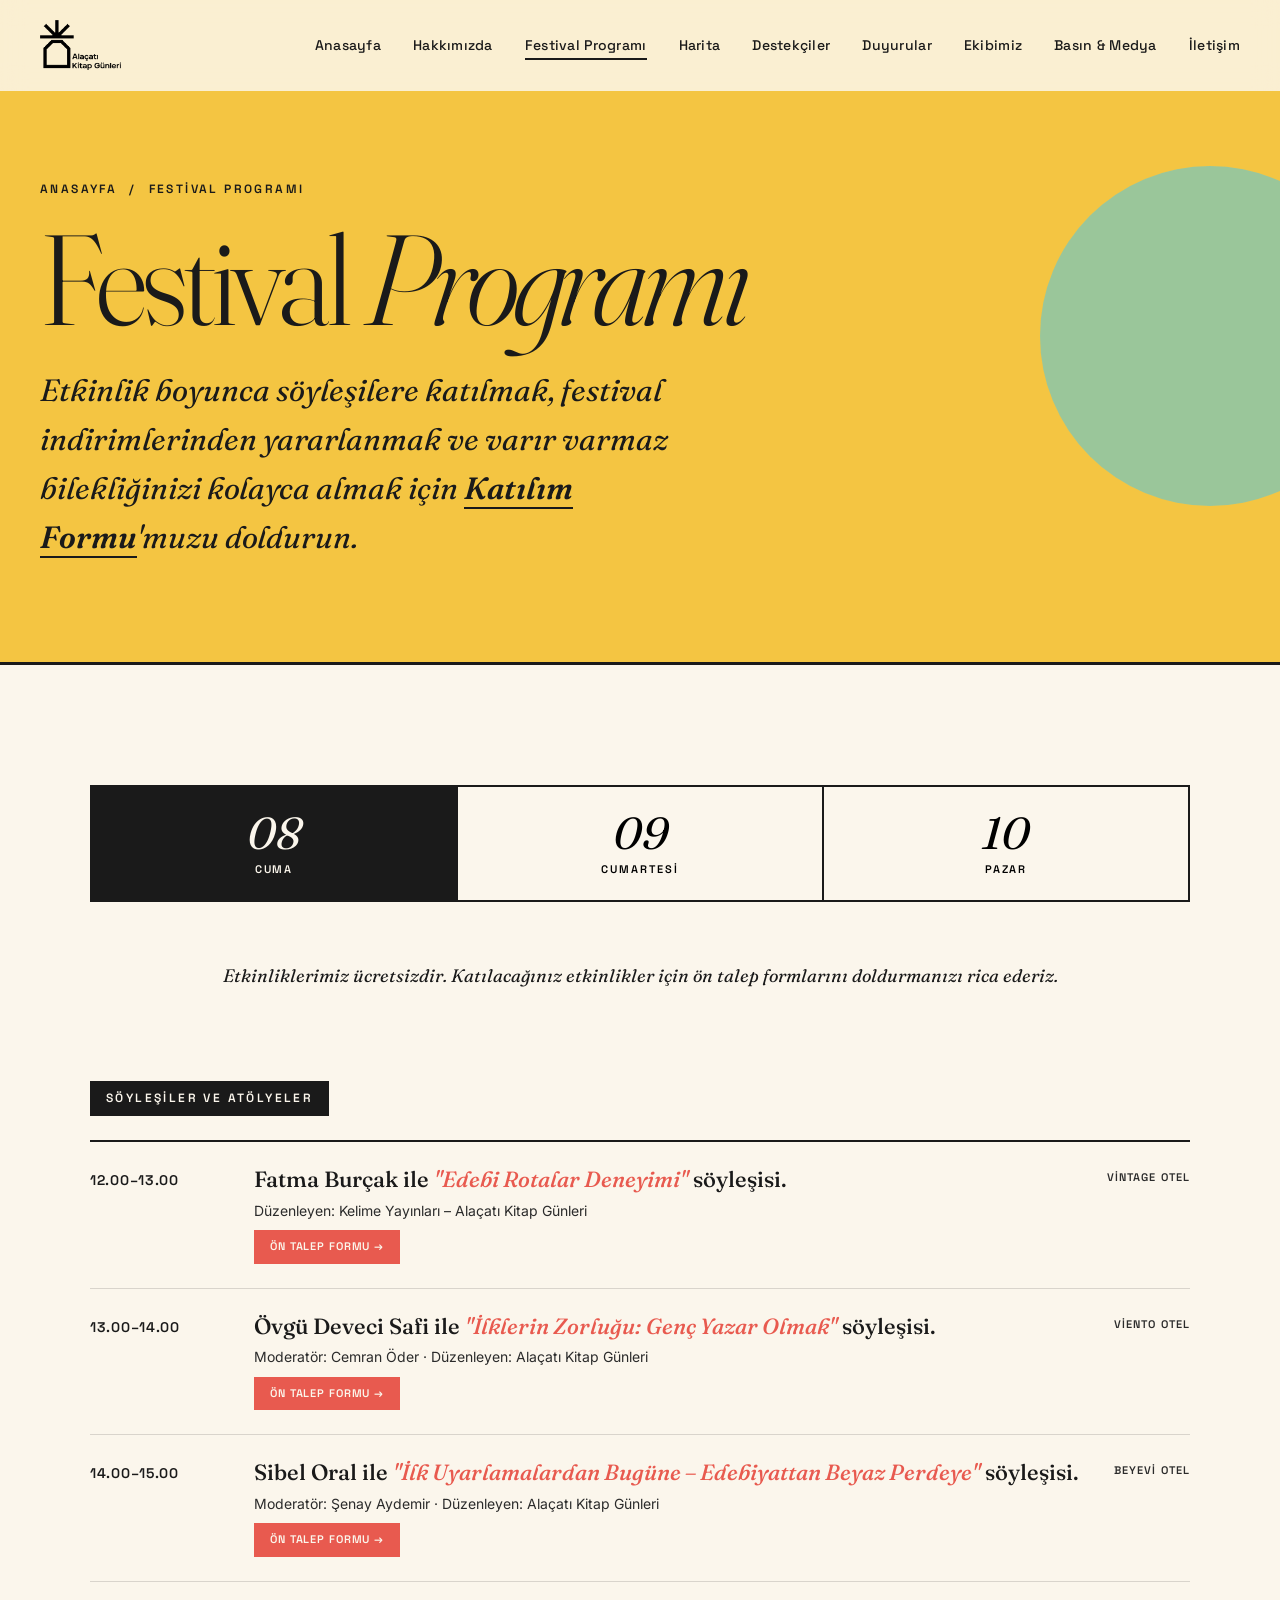
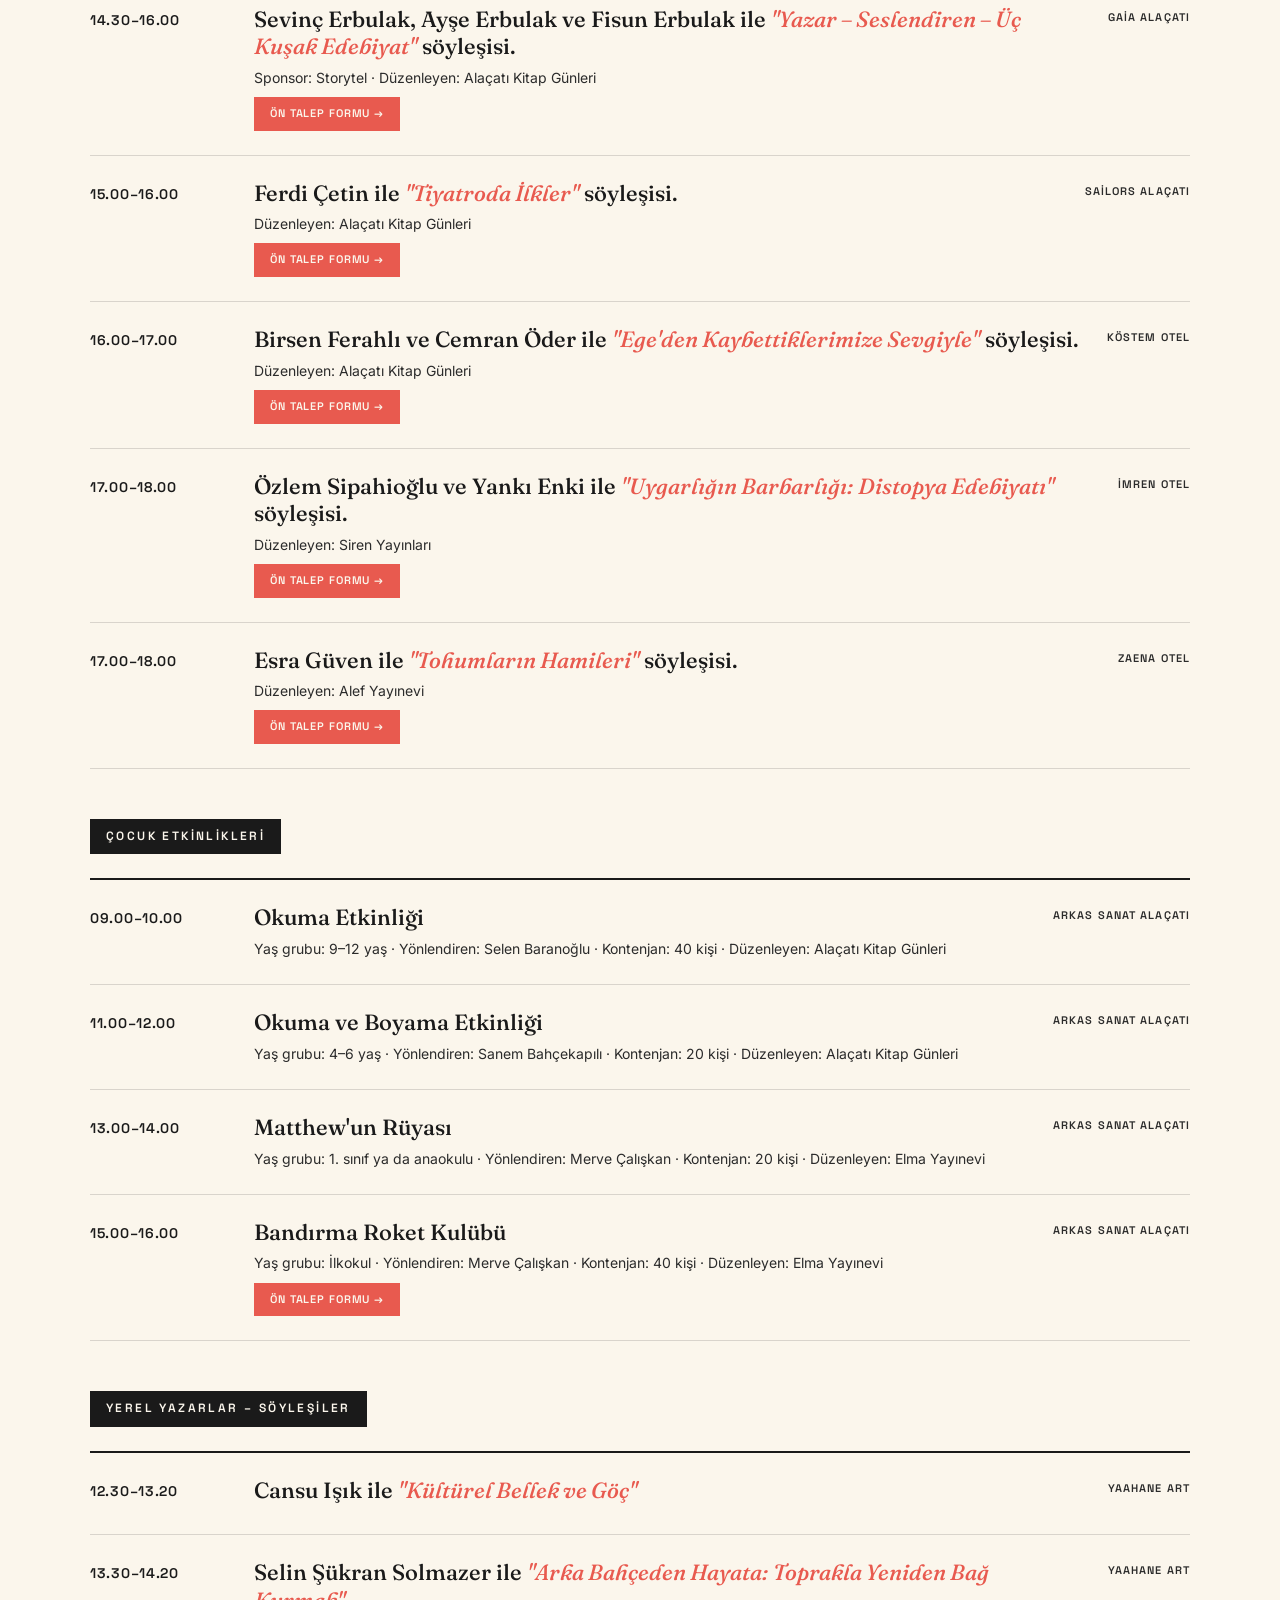
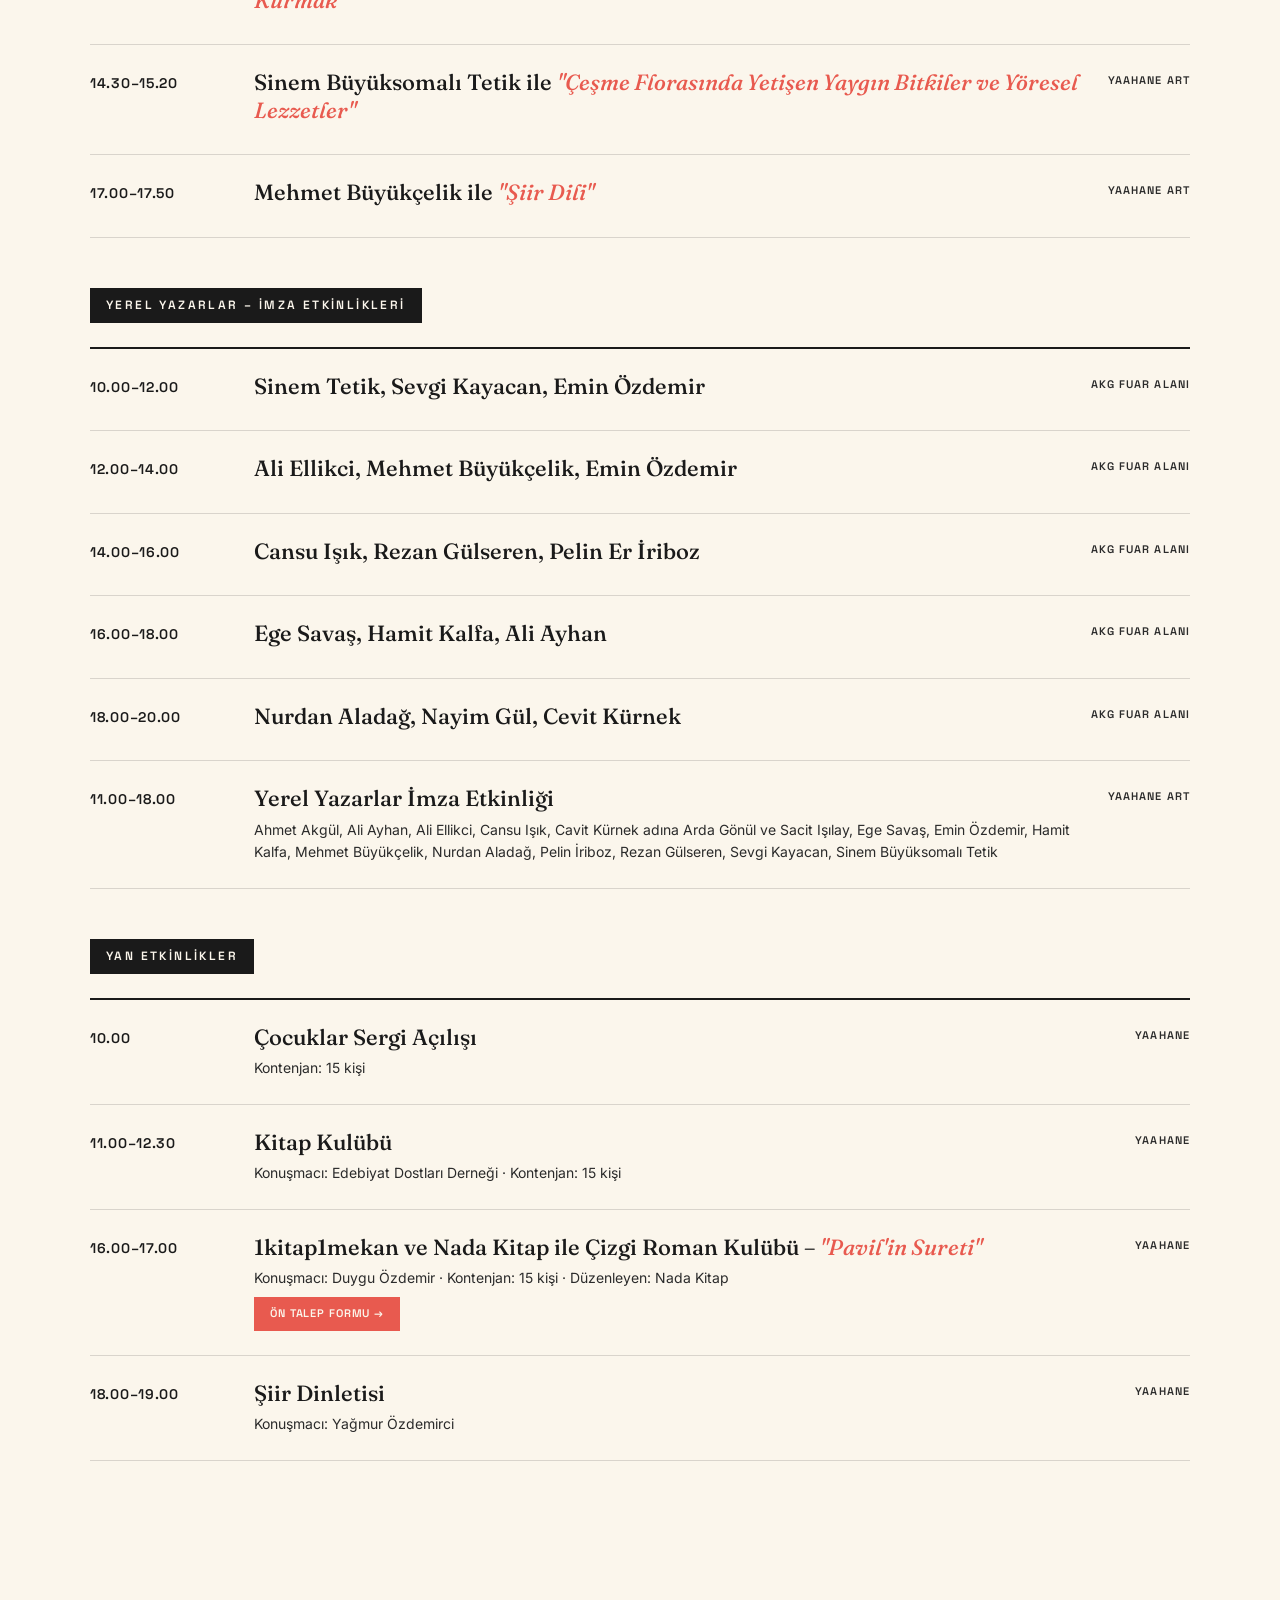
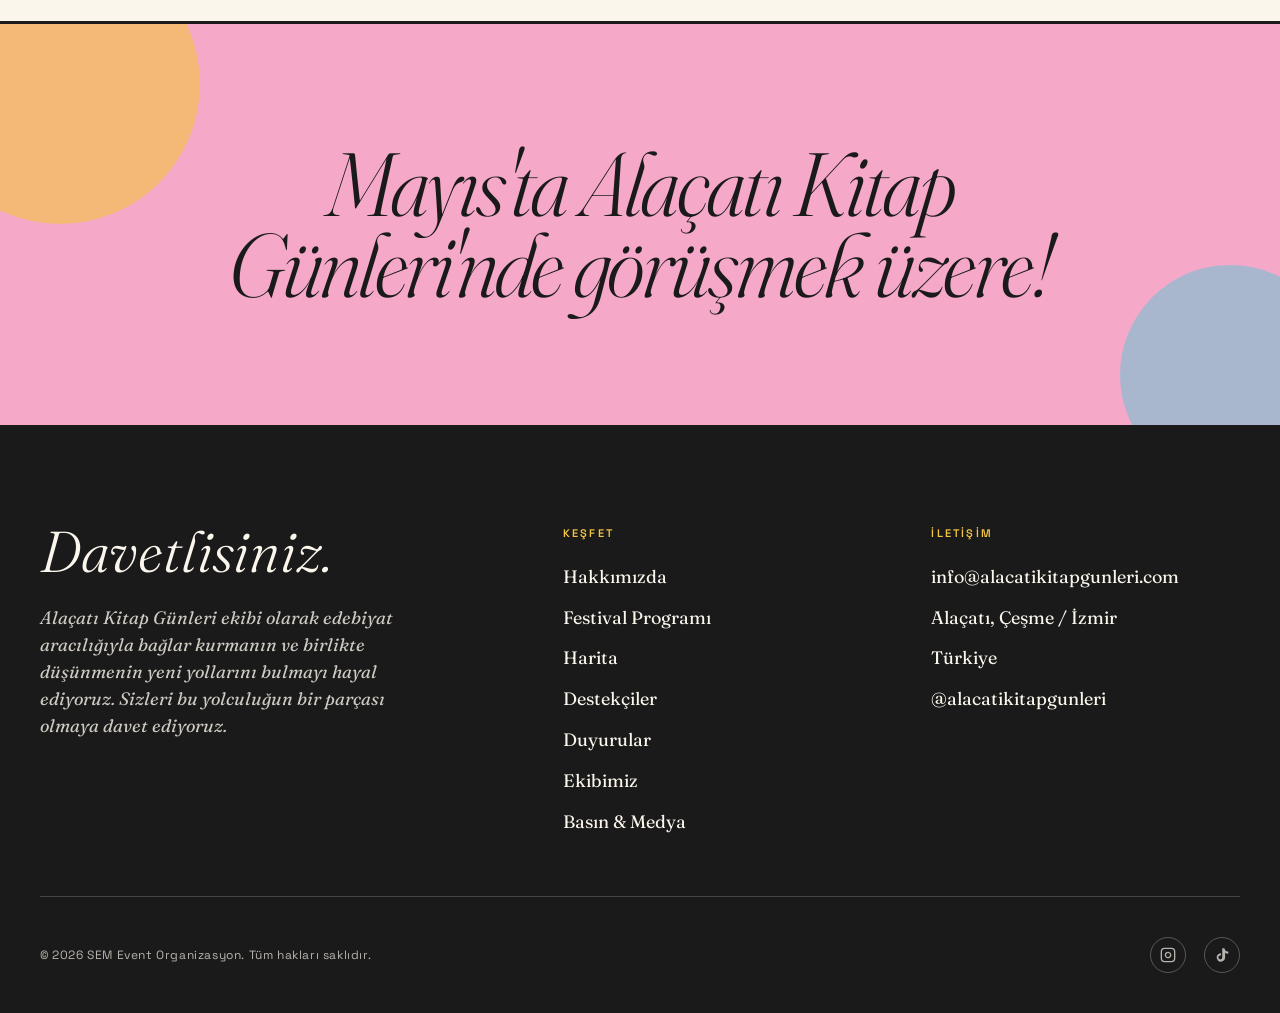
<file: program.html>
<!DOCTYPE html>
<html lang="tr">
<head>
<meta charset="UTF-8" />
<meta name="viewport" content="width=device-width, initial-scale=1.0" />
<title>Festival Programı — Alaçatı Kitap Günleri</title>
<meta name="description" content="Alaçatı Kitap Günleri 8-10 Mayıs 2026 etkinlik programı. Söyleşiler, atölyeler, çocuk etkinlikleri ve yan etkinlikler." />

<link rel="preconnect" href="https://fonts.googleapis.com">
<link rel="preconnect" href="https://fonts.gstatic.com" crossorigin>
<link href="https://fonts.googleapis.com/css2?family=Fraunces:ital,opsz,wght@0,9..144,300;0,9..144,400;0,9..144,600;0,9..144,800;1,9..144,400&family=Inter:wght@300;400;500;600&family=Space+Grotesk:wght@400;500;700&display=swap" rel="stylesheet">

<style>
:root { --cream:#FBF6EC; --ink:#1A1A1A; --ink-soft:#2B2B2B; --pink:#F5A8C8; --yellow:#F4C542; --turquoise:#5FC8D6; --green:#6FB64A; --orange:#E87B3C; --coral:#E85A4F; --font-display:'Fraunces',Georgia,serif; --font-body:'Inter',system-ui,sans-serif; --font-accent:'Space Grotesk',sans-serif; }
* { margin:0; padding:0; box-sizing:border-box; }
html { scroll-behavior:smooth; }
body { font-family:var(--font-body); background:var(--cream); color:var(--ink); line-height:1.6; overflow-x:hidden; -webkit-font-smoothing:antialiased; }
img { max-width:100%; display:block; }
a { color:inherit; text-decoration:none; }
button { font-family:inherit; cursor:pointer; border:none; background:none; }

.nav { position:fixed; top:0; left:0; right:0; z-index:1000; padding:20px 40px; display:flex; align-items:center; justify-content:space-between; background:rgba(251,246,236,0.85); backdrop-filter:blur(12px); -webkit-backdrop-filter:blur(12px); border-bottom:1px solid transparent; transition:border-color 0.3s ease, padding 0.3s ease; }
.nav.scrolled { border-bottom-color:rgba(26,26,26,0.1); padding:14px 40px; }
.nav-links { display:flex; gap:32px; list-style:none; font-family:var(--font-accent); font-size:14px; font-weight:500; letter-spacing:0.02em; }
.nav-links a { position:relative; padding:6px 0; transition:color 0.2s; }
.nav-links a::after { content:''; position:absolute; bottom:0; left:0; width:0; height:2px; background:var(--ink); transition:width 0.3s ease; }
.nav-links a:hover::after, .nav-links a.active::after { width:100%; }
.nav-toggle { display:none; width:40px; height:40px; flex-direction:column; justify-content:center; align-items:center; gap:5px; }
.nav-toggle span { width:24px; height:2px; background:var(--ink); transition:transform 0.3s, opacity 0.3s; }
.nav-toggle.open span:nth-child(1) { transform:translateY(7px) rotate(45deg); }
.nav-toggle.open span:nth-child(2) { opacity:0; }
.nav-toggle.open span:nth-child(3) { transform:translateY(-7px) rotate(-45deg); }

.page-header { padding:180px 40px 100px; background:var(--yellow); border-bottom:3px solid var(--ink); position:relative; overflow:hidden; }
.page-header::before { content:''; position:absolute; top:25%; right:-100px; width:340px; height:340px; background:var(--turquoise); border-radius:50%; opacity:0.6; }
.page-header::after { content:''; position:absolute; bottom:-80px; left:8%; width:200px; height:60px; background:var(--pink); transform:rotate(-6deg); opacity:0.85; }
.page-header-inner { max-width:1200px; margin:0 auto; position:relative; z-index:1; }
.page-breadcrumb { font-family:var(--font-accent); font-size:12px; letter-spacing:0.2em; text-transform:uppercase; font-weight:600; margin-bottom:24px; display:flex; gap:12px; align-items:center; }
.page-title { font-family:var(--font-display); font-size:clamp(60px,10vw,160px); line-height:0.88; letter-spacing:-0.04em; font-weight:300; max-width:1000px; }
.page-title em { font-style:italic; }
.page-subtitle { margin-top:30px; font-family:var(--font-display); font-size:clamp(22px,2.4vw,32px); font-weight:400; font-style:italic; max-width:700px; }

.program-section { padding:120px 40px; background:var(--cream); }
.program-inner { max-width:1100px; margin:0 auto; }

.day-tabs { display:flex; gap:0; margin-bottom:60px; border:2px solid var(--ink); }
.day-tab { flex:1; padding:24px 20px; background:var(--cream); font-family:var(--font-display); font-size:clamp(22px,2.5vw,32px); font-weight:400; cursor:pointer; transition:background 0.3s, color 0.3s; border-right:2px solid var(--ink); display:flex; flex-direction:column; align-items:center; gap:6px; }
.day-tab:last-child { border-right:none; }
.day-tab .num { font-style:italic; font-size:1.4em; line-height:1; }
.day-tab .name { font-family:var(--font-accent); font-size:11px; letter-spacing:0.18em; text-transform:uppercase; font-weight:600; }
.day-tab.active { background:var(--ink); color:var(--cream); }
.day-tab:hover:not(.active) { background:var(--pink); }

.day-content { display:none; padding:40px 0; }
.day-content.active { display:block; animation:fadeIn 0.5s ease; }
@keyframes fadeIn { from { opacity:0; transform:translateY(20px); } to { opacity:1; transform:translateY(0); } }

.category-title { font-family:var(--font-accent); font-size:12px; letter-spacing:0.2em; text-transform:uppercase; font-weight:600; margin:50px 0 24px; padding:8px 16px; background:var(--ink); color:var(--cream); display:inline-block; }
.category-title:first-child { margin-top:0; }

.event-list { display:flex; flex-direction:column; gap:0; }
.event-item { display:grid; grid-template-columns:140px 1fr auto; gap:24px; align-items:start; padding:24px 0; border-bottom:1px solid rgba(26,26,26,0.15); transition:padding 0.3s; }
.event-item:first-child { border-top:2px solid var(--ink); }
.event-time { font-family:var(--font-accent); font-size:14px; font-weight:600; letter-spacing:0.05em; padding-top:3px; }
.event-details h3 { font-family:var(--font-display); font-size:22px; font-weight:500; line-height:1.25; margin-bottom:6px; }
.event-details h3 em { font-style:italic; color:var(--coral); }
.event-meta { font-size:14px; line-height:1.6; color:var(--ink-soft); }
.event-meta span { display:inline; }
.event-meta .mod { font-style:italic; }
.event-venue { font-family:var(--font-accent); font-size:11px; letter-spacing:0.1em; text-transform:uppercase; font-weight:600; color:var(--ink-soft); padding-top:3px; white-space:nowrap; }
.event-form { display:inline-flex; align-items:center; gap:6px; margin-top:8px; padding:8px 16px; background:var(--coral); color:var(--cream); font-family:var(--font-accent); font-size:11px; font-weight:600; letter-spacing:0.08em; text-transform:uppercase; transition:transform 0.2s, background 0.2s; }
.event-form:hover { transform:translate(-2px,-2px); background:var(--ink); }

.closing { padding:120px 40px; background:var(--pink); text-align:center; border-top:3px solid var(--ink); position:relative; overflow:hidden; }
.closing::before { content:''; position:absolute; top:-80px; left:-80px; width:280px; height:280px; background:var(--yellow); border-radius:50%; opacity:0.6; }
.closing::after { content:''; position:absolute; bottom:-60px; right:-60px; width:220px; height:220px; background:var(--turquoise); border-radius:50%; opacity:0.5; }
.closing-inner { position:relative; z-index:1; max-width:900px; margin:0 auto; }
.closing h2 { font-family:var(--font-display); font-size:clamp(44px,7vw,110px); line-height:0.9; font-weight:300; font-style:italic; letter-spacing:-0.03em; }

.footer { background:var(--ink); color:var(--cream); padding:100px 40px 40px; }
.footer-top { max-width:1200px; margin:0 auto; display:grid; grid-template-columns:1.5fr 1fr 1fr; gap:60px; padding-bottom:60px; border-bottom:1px solid rgba(251,246,236,0.2); }
.footer-brand h3 { font-family:var(--font-display); font-size:clamp(36px,4.5vw,64px); line-height:0.95; font-weight:300; font-style:italic; max-width:500px; }
.footer-brand .tag { margin-top:24px; font-family:var(--font-display); font-style:italic; font-size:18px; opacity:0.8; max-width:380px; line-height:1.5; }
.footer-col h4 { font-family:var(--font-accent); font-size:11px; letter-spacing:0.2em; text-transform:uppercase; font-weight:600; margin-bottom:20px; color:var(--yellow); }
.footer-col ul { list-style:none; display:flex; flex-direction:column; gap:12px; }
.footer-col li { font-family:var(--font-display); font-size:18px; font-weight:400; }
.footer-col a { transition:color 0.2s; }
.footer-col a:hover { color:var(--pink); font-style:italic; }
.footer-bottom { max-width:1200px; margin:40px auto 0; display:flex; justify-content:space-between; align-items:center; flex-wrap:wrap; gap:20px; font-family:var(--font-accent); font-size:12px; letter-spacing:0.05em; opacity:0.7; }
.footer-bottom .socials { display:flex; gap:18px; }
.footer-bottom .socials a { width:36px; height:36px; border:1px solid rgba(251,246,236,0.4); border-radius:50%; display:flex; align-items:center; justify-content:center; transition:background 0.2s, color 0.2s; }
.footer-bottom .socials a:hover { background:var(--yellow); color:var(--ink); border-color:var(--yellow); }

.reveal { opacity:0; transform:translateY(30px); transition:opacity 0.8s ease, transform 0.8s ease; }
.reveal.visible { opacity:1; transform:translateY(0); }

@media (max-width:960px) {
  .nav { padding:16px 24px; }
  .nav-links { position:fixed; top:0; right:0; width:75%; height:100vh; background:var(--cream); flex-direction:column; padding:100px 40px; gap:28px; font-size:22px; transform:translateX(100%); transition:transform 0.35s ease; box-shadow:-8px 0 30px rgba(0,0,0,0.1); }
  .nav-links.open { transform:translateX(0); }
  .nav-toggle { display:flex; z-index:1001; }
  .page-header { padding:140px 24px 70px; }
  .program-section { padding:80px 24px; }
  .day-tabs { flex-direction:column; }
  .day-tab { border-right:none; border-bottom:2px solid var(--ink); }
  .day-tab:last-child { border-bottom:none; }
  .event-item { grid-template-columns:1fr; gap:8px; }
  .event-venue { white-space:normal; }
  .closing { padding:80px 24px; }
  .footer { padding:80px 24px 30px; }
  .footer-top { grid-template-columns:1fr; gap:40px; padding-bottom:40px; }
}
</style>
</head>
<body>

<nav class="nav" id="nav">
  <a href="index.html" class="nav-logo">
    <img src="assets/LOGOLAR/akg-logo.png" alt="Alaçatı Kitap Günleri" style="height:50px;width:auto;" />
  </a>
  <ul class="nav-links" id="navLinks">
    <li><a href="index.html">Anasayfa</a></li>
    <li><a href="hakkimizda.html">Hakkımızda</a></li>
    <li><a href="program.html" class="active">Festival Programı</a></li>
    <li><a href="harita.html">Harita</a></li>
    <li><a href="destekciler.html">Destekçiler</a></li>
    <li><a href="duyurular.html">Duyurular</a></li>
    <li><a href="ekibimiz.html">Ekibimiz</a></li>
    <li><a href="basin.html">Basın &amp; Medya</a></li>
    <li><a href="iletisim.html">İletişim</a></li>
  </ul>
  <button class="nav-toggle" id="navToggle" aria-label="Menü">
    <span></span><span></span><span></span>
  </button>
</nav>

<section class="page-header">
  <div class="page-header-inner">
    <div class="page-breadcrumb">
      <a href="index.html">Anasayfa</a> <span>/</span> <span>Festival Programı</span>
    </div>
    <h1 class="page-title">
      Festival <em>Programı</em>
    </h1>
    <p class="page-subtitle">
      Etkinlik boyunca söyleşilere katılmak, festival indirimlerinden yararlanmak ve varır varmaz bilekliğinizi kolayca almak için <a href="https://forms.gle/qUEtwHh6gFVeQLsu6" target="_blank" rel="noopener" style="border-bottom:2px solid var(--ink);font-weight:600;">Katılım Formu</a>'muzu doldurun.
    </p>
  </div>
</section>

<section class="program-section">
  <div class="program-inner">
    <div class="day-tabs reveal">
      <button class="day-tab active" data-day="gun1">
        <span class="num">08</span>
        <span class="name">Cuma</span>
      </button>
      <button class="day-tab" data-day="gun2">
        <span class="num">09</span>
        <span class="name">Cumartesi</span>
      </button>
      <button class="day-tab" data-day="gun3">
        <span class="num">10</span>
        <span class="name">Pazar</span>
      </button>
    </div>

    <p style="text-align:center;margin-bottom:50px;font-family:var(--font-display);font-size:18px;font-style:italic;">
      Etkinliklerimiz ücretsizdir. Katılacağınız etkinlikler için ön talep formlarını doldurmanızı rica ederiz.
    </p>

    <!-- ==================== 8 MAYIS CUMA ==================== -->
    <div class="day-content active" id="gun1">

      <div class="category-title">Söyleşiler ve Atölyeler</div>
      <div class="event-list">

        <div class="event-item">
          <div class="event-time">12.00–13.00</div>
          <div class="event-details">
            <h3>Fatma Burçak ile <em>"Edebi Rotalar Deneyimi"</em> söyleşisi.</h3>
            <div class="event-meta">Düzenleyen: Kelime Yayınları – Alaçatı Kitap Günleri</div>
            <a href="https://forms.gle/JbSDN5SiKfUQBKsn7" target="_blank" rel="noopener" class="event-form">Ön Talep Formu →</a>
          </div>
          <div class="event-venue">Vintage Otel</div>
        </div>

        <div class="event-item">
          <div class="event-time">13.00–14.00</div>
          <div class="event-details">
            <h3>Övgü Deveci Safi ile <em>"İlklerin Zorluğu: Genç Yazar Olmak"</em> söyleşisi.</h3>
            <div class="event-meta">Moderatör: Cemran Öder · Düzenleyen: Alaçatı Kitap Günleri</div>
            <a href="https://forms.gle/tgkrY3fUzfJt7rVY6" target="_blank" rel="noopener" class="event-form">Ön Talep Formu →</a>
          </div>
          <div class="event-venue">Viento Otel</div>
        </div>

        <div class="event-item">
          <div class="event-time">14.00–15.00</div>
          <div class="event-details">
            <h3>Sibel Oral ile <em>"İlk Uyarlamalardan Bugüne – Edebiyattan Beyaz Perdeye"</em> söyleşisi.</h3>
            <div class="event-meta">Moderatör: Şenay Aydemir · Düzenleyen: Alaçatı Kitap Günleri</div>
            <a href="https://forms.gle/Af6UPDjpMCP2PW869" target="_blank" rel="noopener" class="event-form">Ön Talep Formu →</a>
          </div>
          <div class="event-venue">Beyevi Otel</div>
        </div>

        <div class="event-item">
          <div class="event-time">14.30–16.00</div>
          <div class="event-details">
            <h3>Sevinç Erbulak, Ayşe Erbulak ve Fisun Erbulak ile <em>"Yazar – Seslendiren – Üç Kuşak Edebiyat"</em> söyleşisi.</h3>
            <div class="event-meta">Sponsor: Storytel · Düzenleyen: Alaçatı Kitap Günleri</div>
            <a href="https://forms.gle/aczU66RcyLEMsv5d6" target="_blank" rel="noopener" class="event-form">Ön Talep Formu →</a>
          </div>
          <div class="event-venue">Gaia Alaçatı</div>
        </div>

        <div class="event-item">
          <div class="event-time">15.00–16.00</div>
          <div class="event-details">
            <h3>Ferdi Çetin ile <em>"Tiyatroda İlkler"</em> söyleşisi.</h3>
            <div class="event-meta">Düzenleyen: Alaçatı Kitap Günleri</div>
            <a href="https://forms.gle/pjCohEgJ4URxB2Wa7" target="_blank" rel="noopener" class="event-form">Ön Talep Formu →</a>
          </div>
          <div class="event-venue">Sailors Alaçatı</div>
        </div>

        <div class="event-item">
          <div class="event-time">16.00–17.00</div>
          <div class="event-details">
            <h3>Birsen Ferahlı ve Cemran Öder ile <em>"Ege'den Kaybettiklerimize Sevgiyle"</em> söyleşisi.</h3>
            <div class="event-meta">Düzenleyen: Alaçatı Kitap Günleri</div>
            <a href="https://forms.gle/Z9NZUGKSgTLvPudf6" target="_blank" rel="noopener" class="event-form">Ön Talep Formu →</a>
          </div>
          <div class="event-venue">Köstem Otel</div>
        </div>

        <div class="event-item">
          <div class="event-time">17.00–18.00</div>
          <div class="event-details">
            <h3>Özlem Sipahioğlu ve Yankı Enki ile <em>"Uygarlığın Barbarlığı: Distopya Edebiyatı"</em> söyleşisi.</h3>
            <div class="event-meta">Düzenleyen: Siren Yayınları</div>
            <a href="https://forms.gle/4HUYCiHT3eMx2L12A" target="_blank" rel="noopener" class="event-form">Ön Talep Formu →</a>
          </div>
          <div class="event-venue">İmren Otel</div>
        </div>

        <div class="event-item">
          <div class="event-time">17.00–18.00</div>
          <div class="event-details">
            <h3>Esra Güven ile <em>"Tohumların Hamileri"</em> söyleşisi.</h3>
            <div class="event-meta">Düzenleyen: Alef Yayınevi</div>
            <a href="https://forms.gle/2nFGSkVhPtvnQntt6" target="_blank" rel="noopener" class="event-form">Ön Talep Formu →</a>
          </div>
          <div class="event-venue">Zaena Otel</div>
        </div>

      </div>

      <div class="category-title">Çocuk Etkinlikleri</div>
      <div class="event-list">

        <div class="event-item">
          <div class="event-time">09.00–10.00</div>
          <div class="event-details">
            <h3>Okuma Etkinliği</h3>
            <div class="event-meta">Yaş grubu: 9–12 yaş · Yönlendiren: Selen Baranoğlu · Kontenjan: 40 kişi · Düzenleyen: Alaçatı Kitap Günleri</div>
          </div>
          <div class="event-venue">Arkas Sanat Alaçatı</div>
        </div>

        <div class="event-item">
          <div class="event-time">11.00–12.00</div>
          <div class="event-details">
            <h3>Okuma ve Boyama Etkinliği</h3>
            <div class="event-meta">Yaş grubu: 4–6 yaş · Yönlendiren: Sanem Bahçekapılı · Kontenjan: 20 kişi · Düzenleyen: Alaçatı Kitap Günleri</div>
          </div>
          <div class="event-venue">Arkas Sanat Alaçatı</div>
        </div>

        <div class="event-item">
          <div class="event-time">13.00–14.00</div>
          <div class="event-details">
            <h3>Matthew'un Rüyası</h3>
            <div class="event-meta">Yaş grubu: 1. sınıf ya da anaokulu · Yönlendiren: Merve Çalışkan · Kontenjan: 20 kişi · Düzenleyen: Elma Yayınevi</div>
          </div>
          <div class="event-venue">Arkas Sanat Alaçatı</div>
        </div>

        <div class="event-item">
          <div class="event-time">15.00–16.00</div>
          <div class="event-details">
            <h3>Bandırma Roket Kulübü</h3>
            <div class="event-meta">Yaş grubu: İlkokul · Yönlendiren: Merve Çalışkan · Kontenjan: 40 kişi · Düzenleyen: Elma Yayınevi</div>
            <a href="https://forms.gle/dpoNdc3SJqKRPMQJ8" target="_blank" rel="noopener" class="event-form">Ön Talep Formu →</a>
          </div>
          <div class="event-venue">Arkas Sanat Alaçatı</div>
        </div>

      </div>

      <div class="category-title">Yerel Yazarlar – Söyleşiler</div>
      <div class="event-list">

        <div class="event-item">
          <div class="event-time">12.30–13.20</div>
          <div class="event-details">
            <h3>Cansu Işık ile <em>"Kültürel Bellek ve Göç"</em></h3>
          </div>
          <div class="event-venue">Yaahane Art</div>
        </div>

        <div class="event-item">
          <div class="event-time">13.30–14.20</div>
          <div class="event-details">
            <h3>Selin Şükran Solmazer ile <em>"Arka Bahçeden Hayata: Toprakla Yeniden Bağ Kurmak"</em></h3>
          </div>
          <div class="event-venue">Yaahane Art</div>
        </div>

        <div class="event-item">
          <div class="event-time">14.30–15.20</div>
          <div class="event-details">
            <h3>Sinem Büyüksomalı Tetik ile <em>"Çeşme Florasında Yetişen Yaygın Bitkiler ve Yöresel Lezzetler"</em></h3>
          </div>
          <div class="event-venue">Yaahane Art</div>
        </div>

        <div class="event-item">
          <div class="event-time">17.00–17.50</div>
          <div class="event-details">
            <h3>Mehmet Büyükçelik ile <em>"Şiir Dili"</em></h3>
          </div>
          <div class="event-venue">Yaahane Art</div>
        </div>

      </div>

      <div class="category-title">Yerel Yazarlar – İmza Etkinlikleri</div>
      <div class="event-list">

        <div class="event-item">
          <div class="event-time">10.00–12.00</div>
          <div class="event-details">
            <h3>Sinem Tetik, Sevgi Kayacan, Emin Özdemir</h3>
          </div>
          <div class="event-venue">AKG Fuar Alanı</div>
        </div>

        <div class="event-item">
          <div class="event-time">12.00–14.00</div>
          <div class="event-details">
            <h3>Ali Ellikci, Mehmet Büyükçelik, Emin Özdemir</h3>
          </div>
          <div class="event-venue">AKG Fuar Alanı</div>
        </div>

        <div class="event-item">
          <div class="event-time">14.00–16.00</div>
          <div class="event-details">
            <h3>Cansu Işık, Rezan Gülseren, Pelin Er İriboz</h3>
          </div>
          <div class="event-venue">AKG Fuar Alanı</div>
        </div>

        <div class="event-item">
          <div class="event-time">16.00–18.00</div>
          <div class="event-details">
            <h3>Ege Savaş, Hamit Kalfa, Ali Ayhan</h3>
          </div>
          <div class="event-venue">AKG Fuar Alanı</div>
        </div>

        <div class="event-item">
          <div class="event-time">18.00–20.00</div>
          <div class="event-details">
            <h3>Nurdan Aladağ, Nayim Gül, Cevit Kürnek</h3>
          </div>
          <div class="event-venue">AKG Fuar Alanı</div>
        </div>

        <div class="event-item">
          <div class="event-time">11.00–18.00</div>
          <div class="event-details">
            <h3>Yerel Yazarlar İmza Etkinliği</h3>
            <div class="event-meta">Ahmet Akgül, Ali Ayhan, Ali Ellikci, Cansu Işık, Cavit Kürnek adına Arda Gönül ve Sacit Işılay, Ege Savaş, Emin Özdemir, Hamit Kalfa, Mehmet Büyükçelik, Nurdan Aladağ, Pelin İriboz, Rezan Gülseren, Sevgi Kayacan, Sinem Büyüksomalı Tetik</div>
          </div>
          <div class="event-venue">Yaahane Art</div>
        </div>

      </div>

      <div class="category-title">Yan Etkinlikler</div>
      <div class="event-list">

        <div class="event-item">
          <div class="event-time">10.00</div>
          <div class="event-details">
            <h3>Çocuklar Sergi Açılışı</h3>
            <div class="event-meta">Kontenjan: 15 kişi</div>
          </div>
          <div class="event-venue">Yaahane</div>
        </div>

        <div class="event-item">
          <div class="event-time">11.00–12.30</div>
          <div class="event-details">
            <h3>Kitap Kulübü</h3>
            <div class="event-meta">Konuşmacı: Edebiyat Dostları Derneği · Kontenjan: 15 kişi</div>
          </div>
          <div class="event-venue">Yaahane</div>
        </div>

        <div class="event-item">
          <div class="event-time">16.00–17.00</div>
          <div class="event-details">
            <h3>1kitap1mekan ve Nada Kitap ile Çizgi Roman Kulübü – <em>"Pavil'in Sureti"</em></h3>
            <div class="event-meta">Konuşmacı: Duygu Özdemir · Kontenjan: 15 kişi · Düzenleyen: Nada Kitap</div>
            <a href="https://forms.gle/P3Zq12FtQRYbr4ZY7" target="_blank" rel="noopener" class="event-form">Ön Talep Formu →</a>
          </div>
          <div class="event-venue">Yaahane</div>
        </div>

        <div class="event-item">
          <div class="event-time">18.00–19.00</div>
          <div class="event-details">
            <h3>Şiir Dinletisi</h3>
            <div class="event-meta">Konuşmacı: Yağmur Özdemirci</div>
          </div>
          <div class="event-venue">Yaahane</div>
        </div>

      </div>

    </div>

    <!-- ==================== 9 MAYIS CUMARTESİ ==================== -->
    <div class="day-content" id="gun2">

      <div class="category-title">Söyleşiler ve Atölyeler</div>
      <div class="event-list">

        <div class="event-item">
          <div class="event-time">11.00–12.00</div>
          <div class="event-details">
            <h3>Funda Sakaoğlu Eryek ile <em>"Küçük Prens"</em> Bibliyoterapi atölyesi.</h3>
            <div class="event-meta">Düzenleyen: Kent Kabilesi</div>
            <a href="https://forms.gle/et6kdTZAYF9drsRr6" target="_blank" rel="noopener" class="event-form">Ön Talep Formu →</a>
          </div>
          <div class="event-venue">Sailors Alaçatı</div>
        </div>

        <div class="event-item">
          <div class="event-time">12.00–13.00</div>
          <div class="event-details">
            <h3>French Oje ile söyleşi.</h3>
            <div class="event-meta">Düzenleyen: Alaçatı Kitap Günleri</div>
            <a href="https://forms.gle/Lnm6PoadBnCkr5jb8" target="_blank" rel="noopener" class="event-form">Ön Talep Formu →</a>
          </div>
          <div class="event-venue">Gaia Alaçatı</div>
        </div>

        <div class="event-item">
          <div class="event-time">12.30–13.30</div>
          <div class="event-details">
            <h3>Selen Baranoğlu ile <em>"Hayatında Yer Aç – Sana Ait Olmayan Yükleri Bırak"</em> atölyesi.</h3>
            <div class="event-meta">Düzenleyen: Alaçatı Kitap Günleri</div>
            <a href="https://forms.gle/xuXHswdjX4shkTQ26" target="_blank" rel="noopener" class="event-form">Ön Talep Formu →</a>
          </div>
          <div class="event-venue">Pachamama Alaçatı</div>
        </div>

        <div class="event-item">
          <div class="event-time">13.00–14.00</div>
          <div class="event-details">
            <h3>Başak Sayan ile <em>"Gülün Açtığı Gece"</em> söyleşisi.</h3>
            <div class="event-meta">Düzenleyen: İthaki Yayınları – Alaçatı Kitap Günleri</div>
            <a href="https://forms.gle/e6wZwT2KQTv7QV7K7" target="_blank" rel="noopener" class="event-form">Ön Talep Formu →</a>
          </div>
          <div class="event-venue">Vintage Otel</div>
        </div>

        <div class="event-item">
          <div class="event-time">13.30–14.30</div>
          <div class="event-details">
            <h3>Ömer Duran ile <em>"Hayat Neye Benzeseydi Güzel Olurdu?"</em> söyleşisi.</h3>
            <div class="event-meta">Moderatör: Gülşen İşeri · Düzenleyen: İnkılap Kitabevi Yayınları – Alaçatı Kitap Günleri</div>
            <a href="https://forms.gle/iTVfDvc7eSVxVGNp7" target="_blank" rel="noopener" class="event-form">Ön Talep Formu →</a>
          </div>
          <div class="event-venue">Köstem Otel</div>
        </div>

        <div class="event-item">
          <div class="event-time">13.30–14.30</div>
          <div class="event-details">
            <h3>Tuğba Parıltı ile <em>"Neyi, Nasıl Pişirelim?"</em> söyleşisi.</h3>
            <div class="event-meta">Moderatör: Melis Çalapkulu · Düzenleyen: Can Yayınları / Mundi Kitap – Alaçatı Kitap Günleri</div>
            <a href="https://forms.gle/tuD8ssS1FSeyZNyM6" target="_blank" rel="noopener" class="event-form">Ön Talep Formu →</a>
          </div>
          <div class="event-venue">İmren Otel</div>
        </div>

        <div class="event-item">
          <div class="event-time">14.00–15.00</div>
          <div class="event-details">
            <h3>Ahmet Şerif İzgören ile söyleşi.</h3>
            <div class="event-meta">Düzenleyen: Elma Yayınevi – Alaçatı Kitap Günleri</div>
            <a href="https://forms.gle/DpxBKUGEkrE7hKRm6" target="_blank" rel="noopener" class="event-form">Ön Talep Formu →</a>
          </div>
          <div class="event-venue">Gaia Alaçatı</div>
        </div>

        <div class="event-item">
          <div class="event-time">14.30–15.30</div>
          <div class="event-details">
            <h3>Kürşat Başar ile <em>"Edebiyat ve Aşk"</em> söyleşisi.</h3>
            <div class="event-meta">Düzenleyen: Alaçatı Kitap Günleri</div>
            <a href="https://forms.gle/TcgBH8USo9tznK318" target="_blank" rel="noopener" class="event-form">Ön Talep Formu →</a>
          </div>
          <div class="event-venue">Viento Otel</div>
        </div>

        <div class="event-item">
          <div class="event-time">15.00–16.00</div>
          <div class="event-details">
            <h3>Yıldız Hacıevliyagil Cüceloğlu ile <em>"Yeniden Başlamak"</em> söyleşisi.</h3>
            <div class="event-meta">Moderatör: Cemran Öder · Düzenleyen: Alaçatı Kitap Günleri</div>
            <a href="https://forms.gle/p5pjncbQvetUzN8f6" target="_blank" rel="noopener" class="event-form">Ön Talep Formu →</a>
          </div>
          <div class="event-venue">Beyevi Otel</div>
        </div>

        <div class="event-item">
          <div class="event-time">15.00–16.00</div>
          <div class="event-details">
            <h3>Ayça Derin Karabulut ile <em>"Mide Ağrısı"</em> söyleşisi.</h3>
            <div class="event-meta">Moderatör: Şenay Aydemir · Düzenleyen: Literatür – Alaçatı Kitap Günleri</div>
            <a href="https://forms.gle/hxjg1XQP2qNrFQyC8" target="_blank" rel="noopener" class="event-form">Ön Talep Formu →</a>
          </div>
          <div class="event-venue">Zaena Otel</div>
        </div>

        <div class="event-item">
          <div class="event-time">16.00–17.00</div>
          <div class="event-details">
            <h3>Müge İplikçi ile <em>"Sahte Cennetten Kaçış"</em> söyleşisi.</h3>
            <div class="event-meta">Moderatör: Duygu Özdemir · Düzenleyen: Doğan Kitap – Alaçatı Kitap Günleri</div>
            <a href="https://forms.gle/ojvsbzCr4Ha9QM2Z7" target="_blank" rel="noopener" class="event-form">Ön Talep Formu →</a>
          </div>
          <div class="event-venue">Sakin Ev Alaçatı</div>
        </div>

        <div class="event-item">
          <div class="event-time">16.30–17.30</div>
          <div class="event-details">
            <h3>Adil Yıldırım ile <em>"Önce Kendini Sev"</em> söyleşisi.</h3>
            <div class="event-meta">Düzenleyen: Destek Yayınları – Alaçatı Kitap Günleri</div>
            <a href="https://forms.gle/XeVME5ZW9juW81G68" target="_blank" rel="noopener" class="event-form">Ön Talep Formu →</a>
          </div>
          <div class="event-venue">Vintage Otel</div>
        </div>

      </div>

      <div class="category-title">Çocuk Etkinlikleri</div>
      <div class="event-list">

        <div class="event-item">
          <div class="event-time">10.00–11.00</div>
          <div class="event-details">
            <h3>Kendi Kitabını Tasarla</h3>
            <div class="event-meta">Yaş grubu: 9–12 yaş · Yönlendiren: Eda Çağıl, Ferhat Akbaba · Kontenjan: 30 kişi · Düzenleyen: Baobab Yayınları</div>
            <a href="https://forms.gle/qcLnEaKud3vVJ5Ct9" target="_blank" rel="noopener" class="event-form">Ön Talep Formu →</a>
          </div>
          <div class="event-venue">Arkas Sanat Alaçatı</div>
        </div>

        <div class="event-item">
          <div class="event-time">12.00–13.00</div>
          <div class="event-details">
            <h3>Animasyon Gif Atölyesi</h3>
            <div class="event-meta">Yaş grubu: 9–12 yaş · Yönlendiren: Eda Çağıl, Ferhat Akbaba · Kontenjan: 25 kişi · Düzenleyen: Baobab Yayınları</div>
            <a href="https://forms.gle/RuXwZ8x7Rjm8CVPC7" target="_blank" rel="noopener" class="event-form">Ön Talep Formu →</a>
          </div>
          <div class="event-venue">Arkas Sanat Alaçatı</div>
        </div>

        <div class="event-item">
          <div class="event-time">14.00–15.00</div>
          <div class="event-details">
            <h3>Merhaba! Ben Uzunbacak</h3>
            <div class="event-meta">Konuşmacı: Defne Ongun Müminoğlu - Çocuk Kitapları Yazarı, Serap Yurdaer Erboy - Birds of Alaçatı Platformu Kurucusu · Kontenjan: 15 kişi</div>
            <a href="https://forms.gle/mkRjL9mGwAQVpp7F9" target="_blank" rel="noopener" class="event-form">Ön Talep Formu →</a>
          </div>
          <div class="event-venue">Arkas Sanat Alaçatı</div>
        </div>

        <div class="event-item">
          <div class="event-time">16.00–17.00</div>
          <div class="event-details">
            <h3>Leonardo da Vinci ile Müzede Bir Macera (Okuma ve boyama)</h3>
            <div class="event-meta">Yaş grubu: 7–10 yaş · Yönlendiren: Sena Pınar Civan · Kontenjan: 25–30 kişi · Düzenleyen: Alaçatı Kitap Günleri</div>
            <a href="https://forms.gle/u4GGYsBATJ67ZmVx5" target="_blank" rel="noopener" class="event-form">Ön Talep Formu →</a>
          </div>
          <div class="event-venue">Arkas Sanat Alaçatı</div>
        </div>

      </div>

      <div class="category-title">Yerel Yazarlar – Söyleşiler</div>
      <div class="event-list">

        <div class="event-item">
          <div class="event-time">12.00–12.50</div>
          <div class="event-details">
            <h3>Gökçen Adar ile <em>"Yaşamımızda İlklerin Önemi"</em></h3>
          </div>
          <div class="event-venue">Yaahane Art</div>
        </div>

        <div class="event-item">
          <div class="event-time">14.30–15.20</div>
          <div class="event-details">
            <h3>Engin Önen ile <em>"Öyküleriyle Alaçatı'nın Dönüşümü"</em></h3>
          </div>
          <div class="event-venue">Yaahane Art</div>
        </div>

        <div class="event-item">
          <div class="event-time">15.30–16.20</div>
          <div class="event-details">
            <h3>Ömer Önal ile <em>"Alaçatı'da Kitapçı Olmak"</em></h3>
          </div>
          <div class="event-venue">Yaahane Art</div>
        </div>

        <div class="event-item">
          <div class="event-time">17.00–17.50</div>
          <div class="event-details">
            <h3>Nurdan Aladağ ile <em>"Her Kitap Bir İnsan ve Bir Dünyadır"</em></h3>
          </div>
          <div class="event-venue">Yaahane Art</div>
        </div>

      </div>

      <div class="category-title">Yerel Yazarlar – İmza Etkinlikleri</div>
      <div class="event-list">

        <div class="event-item">
          <div class="event-time">10.00–12.00</div>
          <div class="event-details">
            <h3>Pelin Er İriboz, Sevgi Kayacan, Hamit Kalfa</h3>
          </div>
          <div class="event-venue">AKG Fuar Alanı</div>
        </div>

        <div class="event-item">
          <div class="event-time">12.00–14.00</div>
          <div class="event-details">
            <h3>Ege Savaş, Nayim Gül, Duygu Harmancı</h3>
          </div>
          <div class="event-venue">AKG Fuar Alanı</div>
        </div>

        <div class="event-item">
          <div class="event-time">14.00–16.00</div>
          <div class="event-details">
            <h3>Pelin Certel, Rezzan Gülseren, Dinmez Er</h3>
          </div>
          <div class="event-venue">AKG Fuar Alanı</div>
        </div>

        <div class="event-item">
          <div class="event-time">16.00–18.00</div>
          <div class="event-details">
            <h3>Ali Ayhan, Engin Önen, Ali Ellikci</h3>
          </div>
          <div class="event-venue">AKG Fuar Alanı</div>
        </div>

        <div class="event-item">
          <div class="event-time">18.00–20.00</div>
          <div class="event-details">
            <h3>Mehmet Büyükçelik, Engin Önen, Nurdan Aladağ</h3>
          </div>
          <div class="event-venue">AKG Fuar Alanı</div>
        </div>

        <div class="event-item">
          <div class="event-time">11.00–18.00</div>
          <div class="event-details">
            <h3>Yerel Yazarlar İmza Etkinliği</h3>
            <div class="event-meta">Ahmet Akgül, Ali Ayhan, Ali Ellikci, Cansu Işık, Cavit Kürnek adına Arda Gönül ve Sacit Işılay, Dinmez Er, Duygu Harmancı, Ege Savaş, Emin Özdemir, Engin Önen, Hamit Kalfa, Mehmet Büyükçelik, Nayim Gül, Nurdan Aladağ, Ömer Önal, Pelin Certel, Pelin İriboz, Rezan Gülseren, Sevgi Kayacan</div>
          </div>
          <div class="event-venue">Yaahane Art</div>
        </div>

      </div>

      <div class="category-title">Yan Etkinlikler</div>
      <div class="event-list">

        <div class="event-item">
          <div class="event-time">13.00–14.30</div>
          <div class="event-details">
            <h3>1kitap1mekan ile Kitap Kulübü – <em>"Babamın Yeri"</em></h3>
            <div class="event-meta">Konuşmacı: Duygu Özdemir · Kontenjan: 15 kişi</div>
            <a href="https://forms.gle/k15ufxEkfhmnSCDMA" target="_blank" rel="noopener" class="event-form">Ön Talep Formu →</a>
          </div>
          <div class="event-venue">Yaahane</div>
        </div>

        <div class="event-item">
          <div class="event-time">20.00–22.00</div>
          <div class="event-details">
            <h3>Kitap Temalı Quiz</h3>
            <div class="event-meta">Düzenleyen: Community Hub İzmir · *Etkinlik ücreti 295 TL tam / 275 TL öğrenci</div>
            <a href="https://forms.gle/FkLK7woNTpEfsEaM6" target="_blank" rel="noopener" class="event-form">Ön Talep Formu →</a>
          </div>
          <div class="event-venue">Gaia Alaçatı</div>
        </div>

      </div>

    </div>

    <!-- ==================== 10 MAYIS PAZAR ==================== -->
    <div class="day-content" id="gun3">

      <div class="category-title">Söyleşiler ve Atölyeler</div>
      <div class="event-list">

        <div class="event-item">
          <div class="event-time">12.30–13.30</div>
          <div class="event-details">
            <h3>Zeliha Bürtek ile <em>"Sosyal Çürüme"</em> söyleşisi.</h3>
            <div class="event-meta">Moderatör: Gülşen İşeri · Düzenleyen: İnkılap Kitabevi Yayınları – Alaçatı Kitap Günleri</div>
            <a href="https://forms.gle/8ZERBparhThYiMx66" target="_blank" rel="noopener" class="event-form">Ön Talep Formu →</a>
          </div>
          <div class="event-venue">Beyevi Otel</div>
        </div>

        <div class="event-item">
          <div class="event-time">13.30–14.30</div>
          <div class="event-details">
            <h3>Ayşe Eser ile <em>"Pansiyoner Hayatlardan Ev Sahipliğine: İlk Uyanış"</em> söyleşisi.</h3>
            <div class="event-meta">Moderatör: Sibel Oral · Düzenleyen: Elma Yayınevi – Alaçatı Kitap Günleri</div>
            <a href="https://forms.gle/DK9pC56eoLPpF5EM6" target="_blank" rel="noopener" class="event-form">Ön Talep Formu →</a>
          </div>
          <div class="event-venue">Köstem Otel</div>
        </div>

        <div class="event-item">
          <div class="event-time">14.30–15.30</div>
          <div class="event-details">
            <h3>Ulrich Gutmair ile <em>"Berlin'in İlk Günleri"</em> söyleşisi.</h3>
            <div class="event-meta">Moderatör: Öykü Özçinik · Düzenleyen: Alaçatı Kitap Günleri</div>
            <a href="https://forms.gle/hXjwwbCkFWuQeXe49" target="_blank" rel="noopener" class="event-form">Ön Talep Formu →</a>
          </div>
          <div class="event-venue">Pachamama Alaçatı</div>
        </div>

        <div class="event-item">
          <div class="event-time">15.00–16.00</div>
          <div class="event-details">
            <h3>Fularsız Entellik ile söyleşi.</h3>
            <div class="event-meta">Düzenleyen: Alaçatı Kitap Günleri</div>
            <a href="https://forms.gle/kW15wda3kCTXMcnJ6" target="_blank" rel="noopener" class="event-form">Ön Talep Formu →</a>
          </div>
          <div class="event-venue">Gaia Alaçatı</div>
        </div>

        <div class="event-item">
          <div class="event-time">16.00–17.00</div>
          <div class="event-details">
            <h3>Mine Söğüt ile söyleşi.</h3>
            <div class="event-meta">Moderatör: Duygu Özdemir · Düzenleyen: Can Yayınları – Alaçatı Kitap Günleri</div>
            <a href="https://forms.gle/xKN5ZQP21ymxZtvp8" target="_blank" rel="noopener" class="event-form">Ön Talep Formu →</a>
          </div>
          <div class="event-venue">Viento Otel</div>
        </div>

        <div class="event-item">
          <div class="event-time">16.00–17.00</div>
          <div class="event-details">
            <h3>Hakan Bilgin ile <em>"Farkıma Takılanlar"</em> söyleşisi.</h3>
            <div class="event-meta">Sponsor: Storytel · Düzenleyen: Alaçatı Kitap Günleri</div>
            <a href="https://forms.gle/LmnhfSB1L2CjU7Sd8" target="_blank" rel="noopener" class="event-form">Ön Talep Formu →</a>
          </div>
          <div class="event-venue">Vintage Otel</div>
        </div>

        <div class="event-item">
          <div class="event-time">16.30–17.30</div>
          <div class="event-details">
            <h3>Tuna Kiremitçi ile <em>"Edebiyatta İlklerim"</em> söyleşisi.</h3>
            <div class="event-meta">Düzenleyen: Doğan Kitap – Alaçatı Kitap Günleri</div>
            <a href="https://forms.gle/DcdoXCokWmd7W5Vq7" target="_blank" rel="noopener" class="event-form">Ön Talep Formu →</a>
          </div>
          <div class="event-venue">Sakin Ev</div>
        </div>

        <div class="event-item">
          <div class="event-time">17.30–18.30</div>
          <div class="event-details">
            <h3>Can Bonomo ile söyleşi.</h3>
            <div class="event-meta">Moderatör: Cemran Öder · Düzenleyen: Alaçatı Kitap Günleri</div>
            <a href="https://forms.gle/PZNUbKWPJCfyWqUm8" target="_blank" rel="noopener" class="event-form">Ön Talep Formu →</a>
          </div>
          <div class="event-venue">Gaia Bazaar</div>
        </div>

      </div>

      <div class="category-title">Çocuk Etkinlikleri</div>
      <div class="event-list">

        <div class="event-item">
          <div class="event-time">11.00–12.00</div>
          <div class="event-details">
            <h3><em>"Seke Seke Ben Geldim"</em> Anne–Çocuk Duygu Atölyesi</h3>
            <div class="event-meta">Yönlendiren: Sevgi Kayacan · Kontenjan: 10 Anne ve 10 Çocuk</div>
            <a href="https://forms.gle/H3nbaRRa69AJmY2C6" target="_blank" rel="noopener" class="event-form">Ön Talep Formu →</a>
          </div>
          <div class="event-venue">Arkas Sanat Alaçatı</div>
        </div>

        <div class="event-item">
          <div class="event-time">13.00–14.00</div>
          <div class="event-details">
            <h3><em>"Birlikte Görmek"</em> Anne-Çocuk Deneyim Atölyesi</h3>
            <div class="event-meta">Yönlendiren: Merve Çalışkan · Kontenjan: 10 Anne ve 10 Çocuk</div>
            <a href="https://forms.gle/S9iZjqoCXtNpJXJ68" target="_blank" rel="noopener" class="event-form">Ön Talep Formu →</a>
          </div>
          <div class="event-venue">Arkas Sanat Alaçatı</div>
        </div>

        <div class="event-item">
          <div class="event-time">15.00–16.00</div>
          <div class="event-details">
            <h3>Çocuklar için P4C Atölyesi</h3>
            <div class="event-meta">Yönlendiren: Sümeyra Ağaoğlu · Kontenjan: 14 kişi</div>
            <a href="https://forms.gle/5eKKEPhwPXQ555qm6" target="_blank" rel="noopener" class="event-form">Ön Talep Formu →</a>
          </div>
          <div class="event-venue">Arkas Sanat Alaçatı</div>
        </div>

      </div>

      <div class="category-title">Yerel Yazarlar – Söyleşiler</div>
      <div class="event-list">

        <div class="event-item">
          <div class="event-time">13.00–14.00</div>
          <div class="event-details">
            <h3>Salim Kadıbeşegil ile <em>"Yaşamda İz ya da İs Bırakırsınız"</em></h3>
          </div>
          <div class="event-venue">Yaahane Art</div>
        </div>

        <div class="event-item">
          <div class="event-time">15.00–15.50</div>
          <div class="event-details">
            <h3>Nayim Gül ile <em>"Tarihsel Süreçte Yaşam Kurallarının Evrimi"</em></h3>
          </div>
          <div class="event-venue">Yaahane Art</div>
        </div>

        <div class="event-item">
          <div class="event-time">16.00–16.50</div>
          <div class="event-details">
            <h3>Papatya Karkıner ile <em>"Okumak Yetmez! Nasıl Daha İyi Okuruz?"</em></h3>
          </div>
          <div class="event-venue">Yaahane Art</div>
        </div>

        <div class="event-item">
          <div class="event-time">17.00–17.50</div>
          <div class="event-details">
            <h3>Duygu Harmancı ve Pelin Simsaroğlu ile <em>"Uydurulmuş Anlatı Evrenlerinin Sahiciliği"</em></h3>
          </div>
          <div class="event-venue">Yaahane Art</div>
        </div>

      </div>

      <div class="category-title">Yerel Yazarlar – İmza Etkinlikleri</div>
      <div class="event-list">

        <div class="event-item">
          <div class="event-time">10.00–12.00</div>
          <div class="event-details">
            <h3>Pelin Er İriboz, Ege Savaş, Ece Beşer</h3>
          </div>
          <div class="event-venue">AKG Fuar Alanı</div>
        </div>

        <div class="event-item">
          <div class="event-time">12.00–14.00</div>
          <div class="event-details">
            <h3>Cansu Işık, Yonca Nihal, Ece Beşer</h3>
          </div>
          <div class="event-venue">AKG Fuar Alanı</div>
        </div>

        <div class="event-item">
          <div class="event-time">14.00–16.00</div>
          <div class="event-details">
            <h3>Cavit Kürnek adına Arda Gönül ve Sacit Işılay, Pelin Er İriboz, Ahmet Akgül</h3>
          </div>
          <div class="event-venue">AKG Fuar Alanı</div>
        </div>

        <div class="event-item">
          <div class="event-time">16.00–18.00</div>
          <div class="event-details">
            <h3>Duygu Harmancı, Nayim Gül, Nurdan Aladağ</h3>
          </div>
          <div class="event-venue">AKG Fuar Alanı</div>
        </div>

        <div class="event-item">
          <div class="event-time">18.00–20.00</div>
          <div class="event-details">
            <h3>Emin Özdemir, Mehmet Büyükçelik</h3>
          </div>
          <div class="event-venue">AKG Fuar Alanı</div>
        </div>

        <div class="event-item">
          <div class="event-time">11.00–18.00</div>
          <div class="event-details">
            <h3>Yerel Yazarlar İmza Etkinliği</h3>
            <div class="event-meta">Ali Ayhan, Ali Ellikci, Cansu Işık, Cavit Kürnek adına Arda Gönül ve Sacit Işılay, Dinmez Er, Duygu Harmancı, Ece Beşer, Ege Savaş, Emin Özdemir, Hande Baba, Hamit Kalfa, Mehmet Büyükçelik, Nayim Gül, Nurdan Aladağ, Pelin İriboz, Pelin Simsaroğlu, Salim Kadıbeşegil</div>
          </div>
          <div class="event-venue">Yaahane Art</div>
        </div>

      </div>

      <div class="category-title">Yan Etkinlikler</div>
      <div class="event-list">

        <div class="event-item">
          <div class="event-time">11.00–12.30</div>
          <div class="event-details">
            <h3>Kitap Kulübü</h3>
            <div class="event-meta">Konuşmacı: Alaçatı Gençler K.K · Kontenjan: 15 kişi</div>
          </div>
          <div class="event-venue">Yaahane</div>
        </div>

      </div>

    </div>

  </div>
</section>

<section class="closing">
  <div class="closing-inner reveal">
    <h2>Mayıs'ta Alaçatı Kitap<br/>Günleri'nde görüşmek üzere!</h2>
  </div>
</section>

<footer class="footer">
  <div class="footer-top">
    <div class="footer-brand">
      <h3>Davetlisiniz.</h3>
      <p class="tag">
        Alaçatı Kitap Günleri ekibi olarak edebiyat aracılığıyla bağlar kurmanın ve birlikte düşünmenin yeni yollarını bulmayı hayal ediyoruz. Sizleri bu yolculuğun bir parçası olmaya davet ediyoruz.
      </p>
    </div>
    <div class="footer-col">
      <h4>Keşfet</h4>
      <ul>
        <li><a href="hakkimizda.html">Hakkımızda</a></li>
        <li><a href="program.html">Festival Programı</a></li>
        <li><a href="harita.html">Harita</a></li>
    <li><a href="destekciler.html">Destekçiler</a></li>
        <li><a href="duyurular.html">Duyurular</a></li>
        <li><a href="ekibimiz.html">Ekibimiz</a></li>
        <li><a href="basin.html">Basın &amp; Medya</a></li>
      </ul>
    </div>
    <div class="footer-col">
      <h4>İletişim</h4>
      <ul>
        <li>info@alacatikitapgunleri.com</li>
        <li>Alaçatı, Çeşme / İzmir</li>
        <li>Türkiye</li>
        <li><a href="https://instagram.com/alacatikitapgunleri" target="_blank">@alacatikitapgunleri</a></li>
      </ul>
    </div>
  </div>
  <div class="footer-bottom">
    <div>© 2026 SEM Event Organizasyon. Tüm hakları saklıdır.</div>
    <div class="socials">
      <a href="https://instagram.com/alacatikitapgunleri" target="_blank" aria-label="Instagram">
        <svg width="16" height="16" viewBox="0 0 24 24" fill="none" stroke="currentColor" stroke-width="2"><rect x="2" y="2" width="20" height="20" rx="5"/><path d="M16 11.37A4 4 0 1 1 12.63 8 4 4 0 0 1 16 11.37z"/><line x1="17.5" y1="6.5" x2="17.51" y2="6.5"/></svg>
      </a>
      <a href="#" target="_blank" aria-label="TikTok">
        <svg width="16" height="16" viewBox="0 0 24 24" fill="currentColor"><path d="M19.59 6.69a4.83 4.83 0 01-3.77-4.25V2h-3.45v13.67a2.89 2.89 0 01-5.2 1.74 2.89 2.89 0 012.31-4.64 2.93 2.93 0 01.88.13V9.4a6.84 6.84 0 00-1-.05A6.33 6.33 0 005.8 20.1a6.34 6.34 0 0010.86-4.43v-7a8.16 8.16 0 004.77 1.52v-3.4a4.85 4.85 0 01-1.84-.1z"/></svg>
      </a>
    </div>
  </div>
</footer>

<script>
const nav = document.getElementById('nav');
window.addEventListener('scroll', () => { if (window.scrollY > 20) nav.classList.add('scrolled'); else nav.classList.remove('scrolled'); }, { passive: true });
const toggle = document.getElementById('navToggle');
const links = document.getElementById('navLinks');
toggle.addEventListener('click', () => { toggle.classList.toggle('open'); links.classList.toggle('open'); });
links.querySelectorAll('a').forEach(link => { link.addEventListener('click', () => { toggle.classList.remove('open'); links.classList.remove('open'); }); });
const revealEls = document.querySelectorAll('.reveal');
const io = new IntersectionObserver((entries) => { entries.forEach(entry => { if (entry.isIntersecting) { entry.target.classList.add('visible'); io.unobserve(entry.target); } }); }, { threshold: 0.12, rootMargin: '0px 0px -40px 0px' });
revealEls.forEach(el => io.observe(el));

const tabs = document.querySelectorAll('.day-tab');
const contents = document.querySelectorAll('.day-content');
function showDay(dayId) {
  tabs.forEach(t => t.classList.toggle('active', t.dataset.day === dayId));
  contents.forEach(c => c.classList.toggle('active', c.id === dayId));
}
tabs.forEach(tab => { tab.addEventListener('click', () => showDay(tab.dataset.day)); });
if (window.location.hash) {
  const hash = window.location.hash.substring(1);
  if (['gun1','gun2','gun3'].includes(hash)) showDay(hash);
}
</script>
</body>
</html>
</file>
